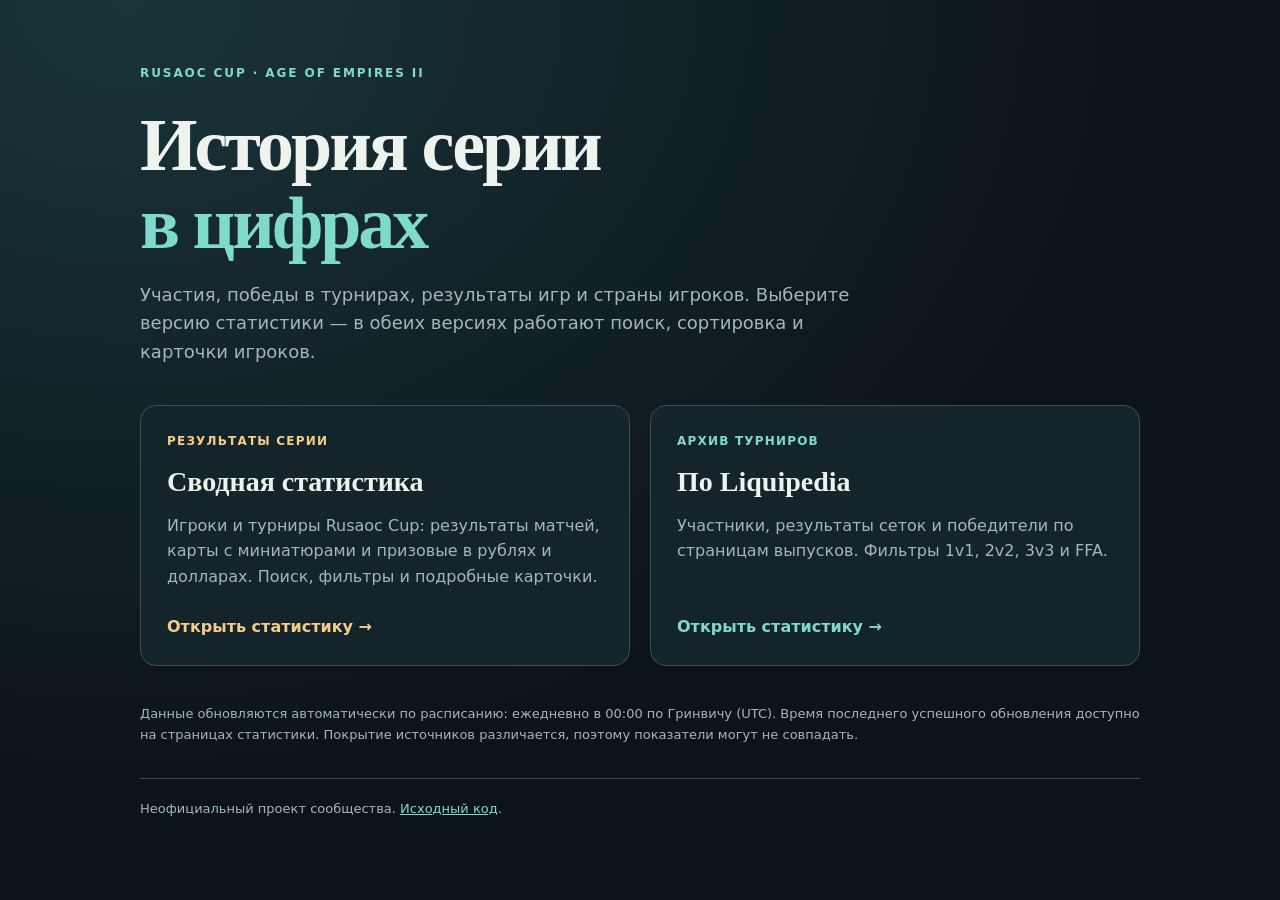
<file: site/index.html>
<!doctype html>
<html lang="ru">
<head>
  <meta charset="utf-8">
  <link rel="icon" type="image/png" sizes="100x100" href="rusaoc-cup-icon.png">
  <meta name="viewport" content="width=device-width, initial-scale=1">
  <meta name="color-scheme" content="dark">
  <meta name="description" content="Статистика Rusaoc Cup: участия, титулы, результаты игр и страны игроков. Сводная статистика и отдельная версия Liquipedia.">
  <title>Rusaoc Cup · статистика серии</title>
  <style>
    :root{color-scheme:dark;--bg:#0c1419;--panel:#14242b;--text:#eef3ed;--muted:#a3b7ba;--accent:#80dacb;--gold:#f6cd87}
    *{box-sizing:border-box}body{margin:0;background:radial-gradient(ellipse at 10% 0,#25515788,transparent 60%),var(--bg);color:var(--text);font:16px/1.6 system-ui,-apple-system,sans-serif;min-height:100dvh}main{width:min(1000px,calc(100% - 36px));margin:0 auto;padding:64px 0 36px}.brand{color:var(--accent);font-size:12px;letter-spacing:.16em;font-weight:800;text-transform:uppercase}h1{font:700 clamp(42px,7vw,74px)/1.05 Georgia,serif;letter-spacing:-.04em;margin:24px 0 18px}h1 span{color:var(--accent)}.intro{max-width:740px;color:var(--muted);font-size:18px}.versions{display:grid;grid-template-columns:1fr 1fr;gap:20px;margin:38px 0}.card{display:flex;flex-direction:column;padding:26px;border:1px solid #35515b;border-radius:16px;background:var(--panel);text-decoration:none;color:var(--text);transition:background .15s,border-color .15s}.card:hover{background:#1b3038;border-color:var(--accent)}.card:focus-visible{outline:3px solid var(--accent);outline-offset:5px}.tag{font-size:12px;color:var(--accent);font-weight:800;text-transform:uppercase;letter-spacing:.1em}.sheet .tag,.sheet .go{color:var(--gold)}h2{font:700 28px/1.2 Georgia,serif;margin:14px 0}.card p{color:var(--muted);margin:0 0 24px}.go{margin-top:auto;color:var(--accent);font-weight:750}.note,footer{font-size:13px;color:var(--muted)}footer{margin-top:32px;padding-top:20px;border-top:1px solid #35515b}footer a{color:var(--accent)}@media(max-width:640px){main{padding-top:32px}.versions{grid-template-columns:1fr}.card{padding:22px}.intro{font-size:16px}}
  </style>
</head>
<body>
  <main>
    <div class="brand">Rusaoc Cup · Age of Empires II</div>
    <h1>История серии<br><span>в цифрах</span></h1>
    <p class="intro">Участия, победы в турнирах, результаты игр и страны игроков. Выберите версию статистики — в обеих версиях работают поиск, сортировка и карточки игроков.</p>
    <div class="versions">
      <a class="card sheet" href="rusaoc-cup-statistics.html"><span class="tag">Результаты серии</span><h2>Сводная статистика</h2><p>Игроки и турниры Rusaoc Cup: результаты матчей, карты с миниатюрами и призовые в рублях и долларах. Поиск, фильтры и подробные карточки.</p><span class="go">Открыть статистику →</span></a>
      <a class="card" href="rusaoc-cup-liquipedia.html"><span class="tag">Архив турниров</span><h2>По Liquipedia</h2><p>Участники, результаты сеток и победители по страницам выпусков. Фильтры 1v1, 2v2, 3v3 и FFA.</p><span class="go">Открыть статистику →</span></a>
    </div>
    <p class="note">Данные обновляются автоматически по расписанию: ежедневно в 00:00 по Гринвичу (UTC). Время последнего успешного обновления доступно на страницах статистики. Покрытие источников различается, поэтому показатели могут не совпадать.</p>
    <footer>Неофициальный проект сообщества. <a href="https://github.com/Ryzhikoff/rusaoc-cup" target="_blank" rel="noopener noreferrer">Исходный код</a>.</footer>
  </main>
</body>
</html>
</file>
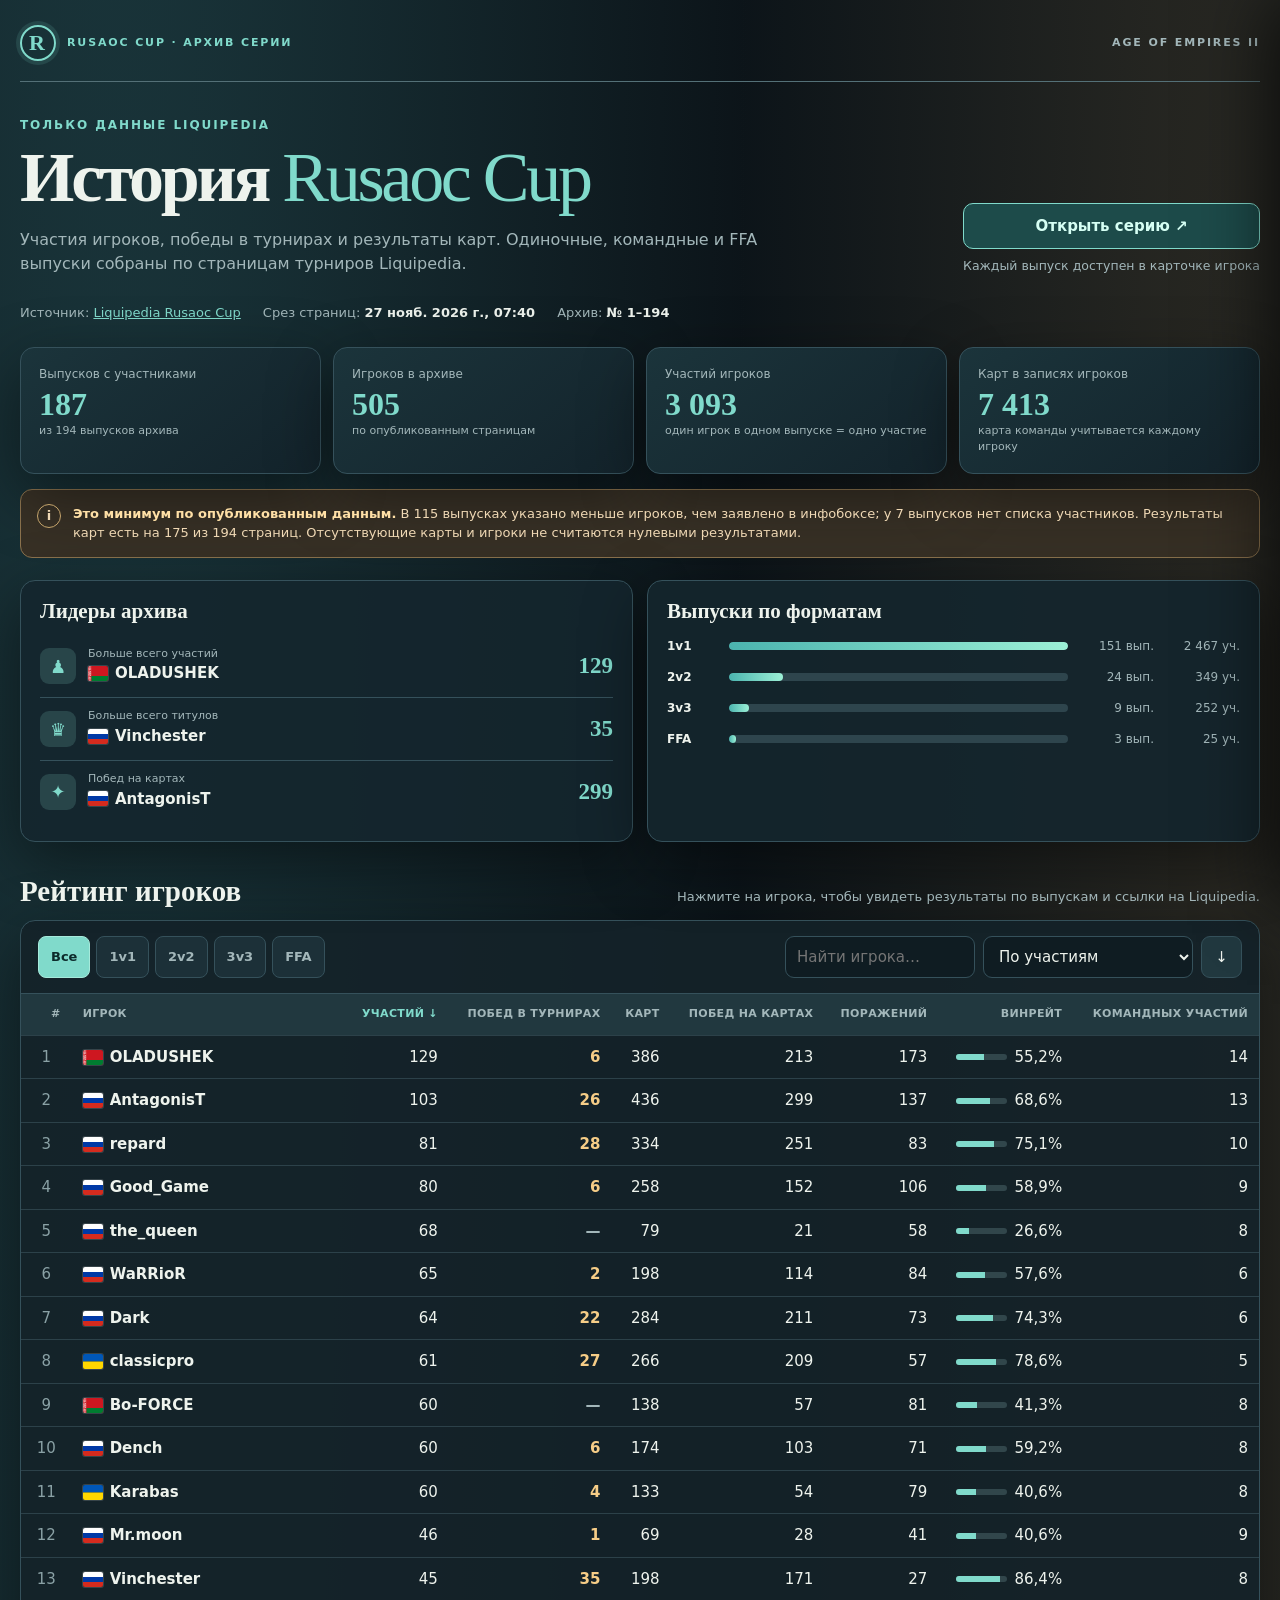
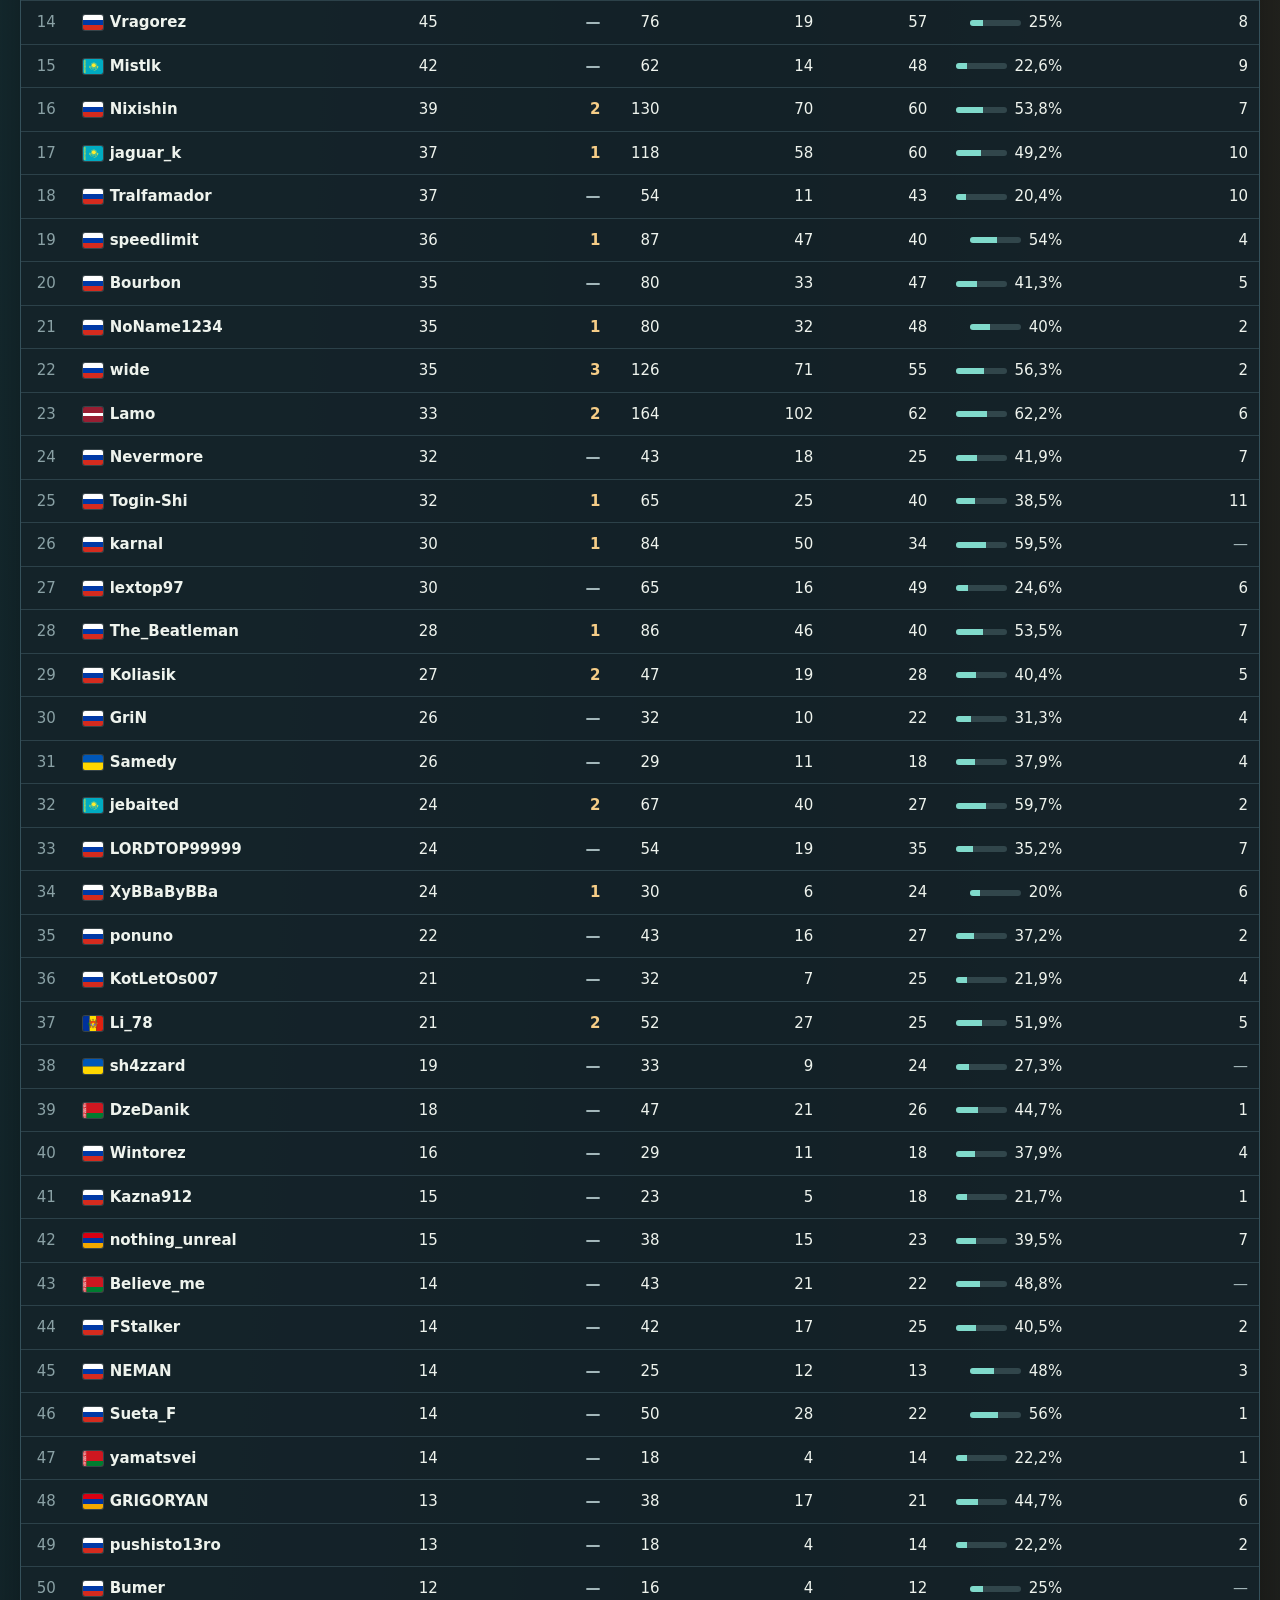
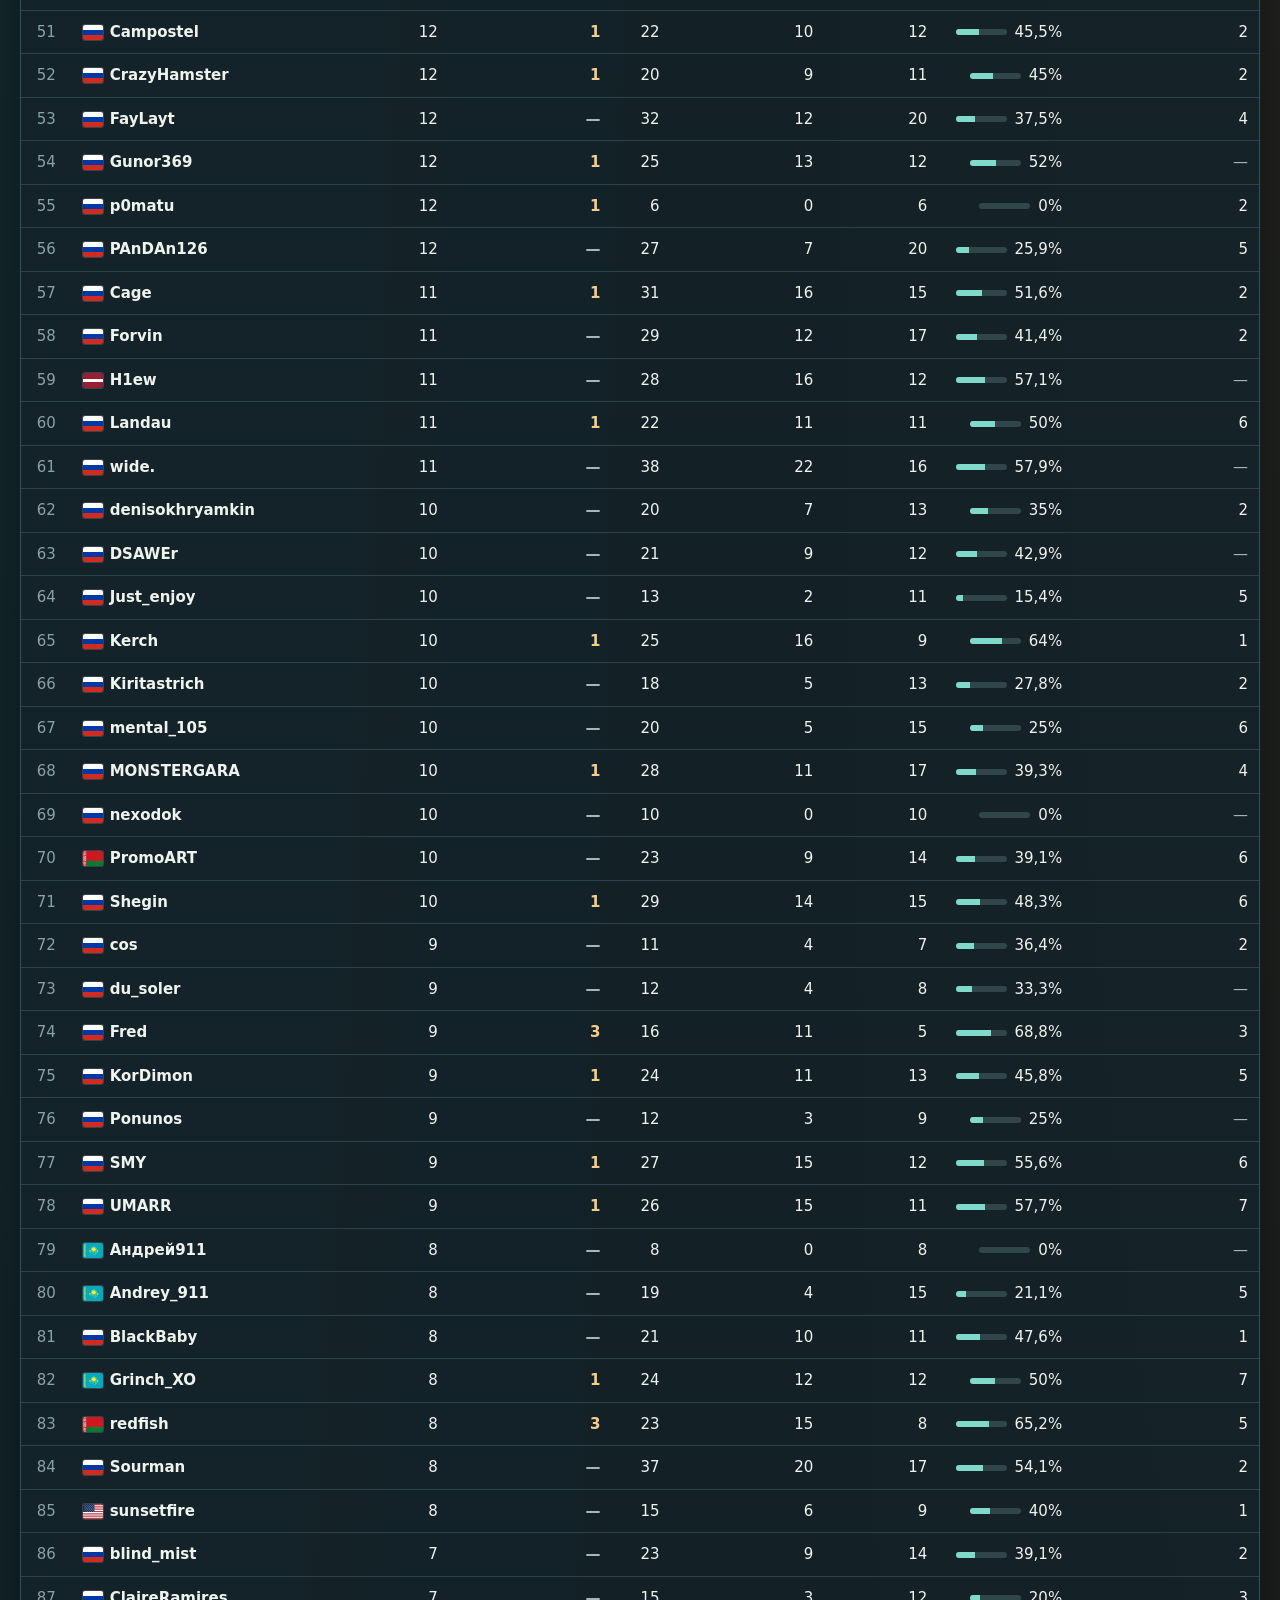
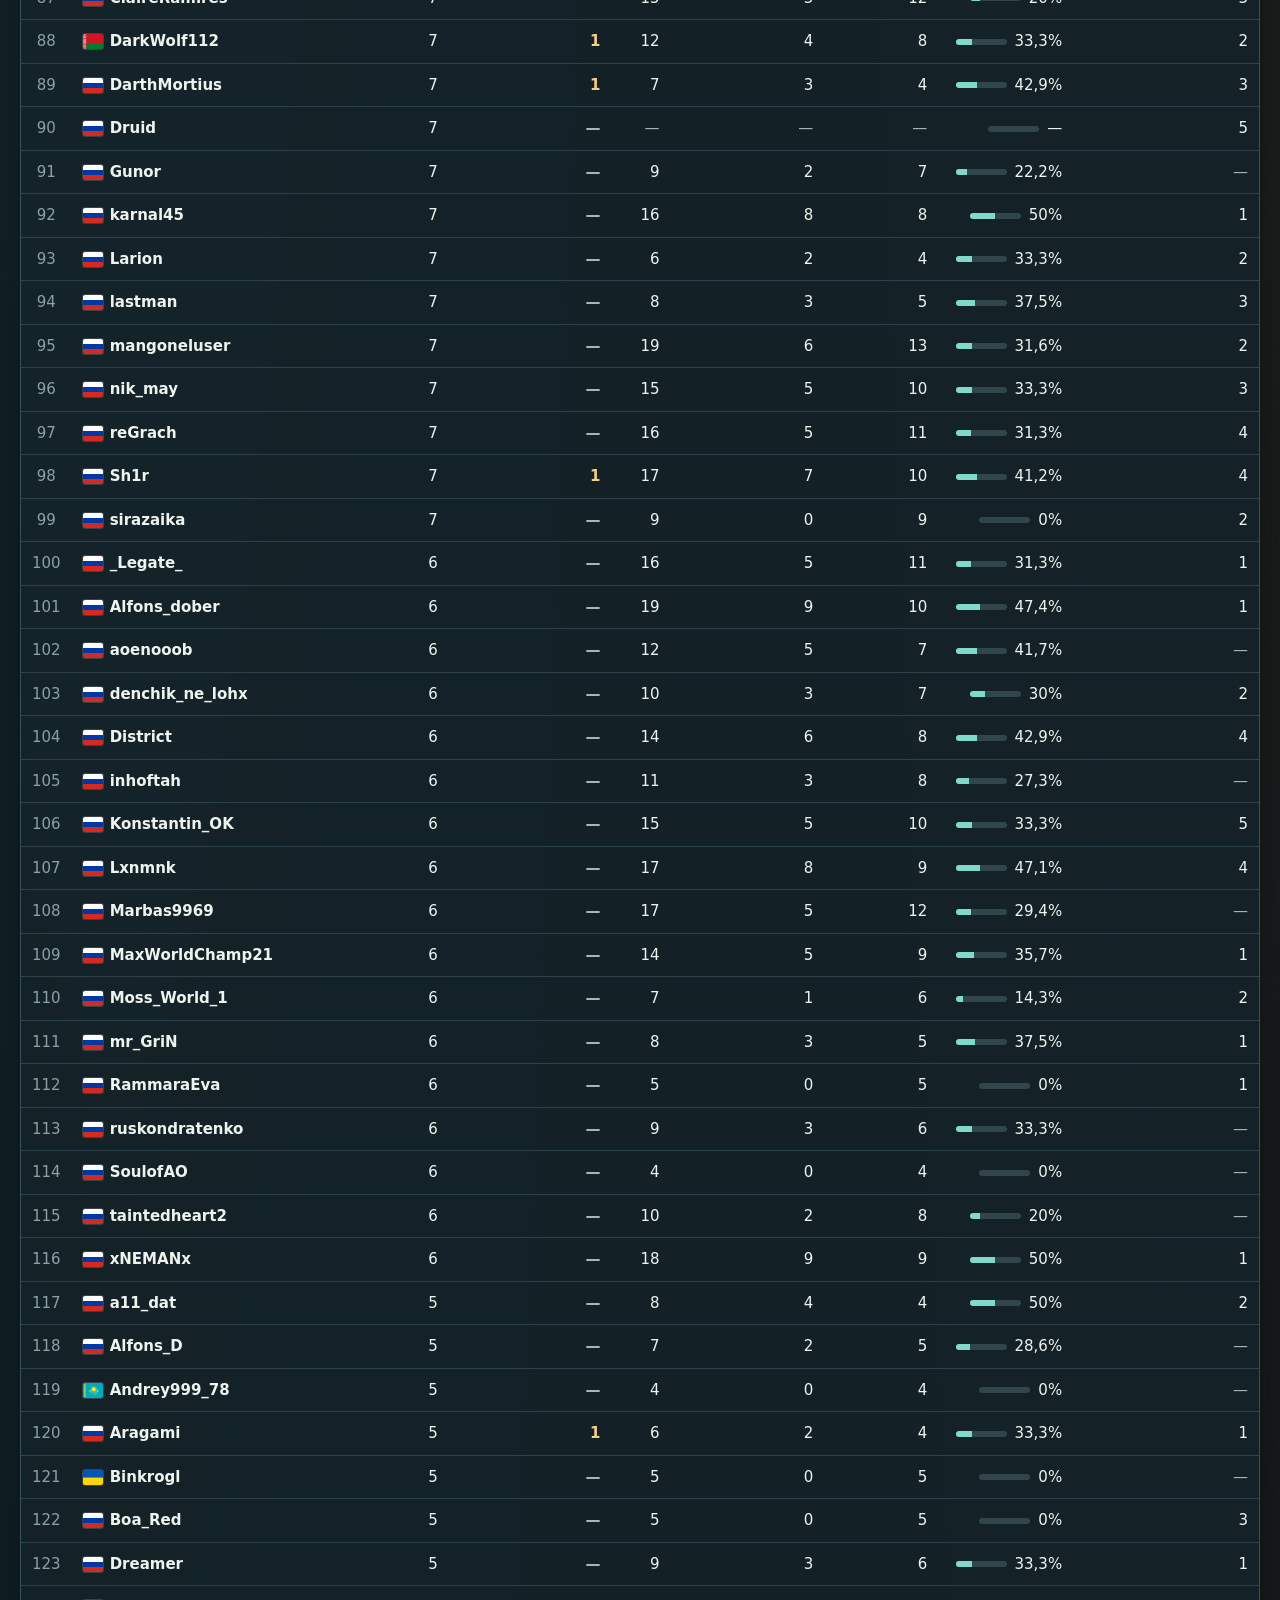
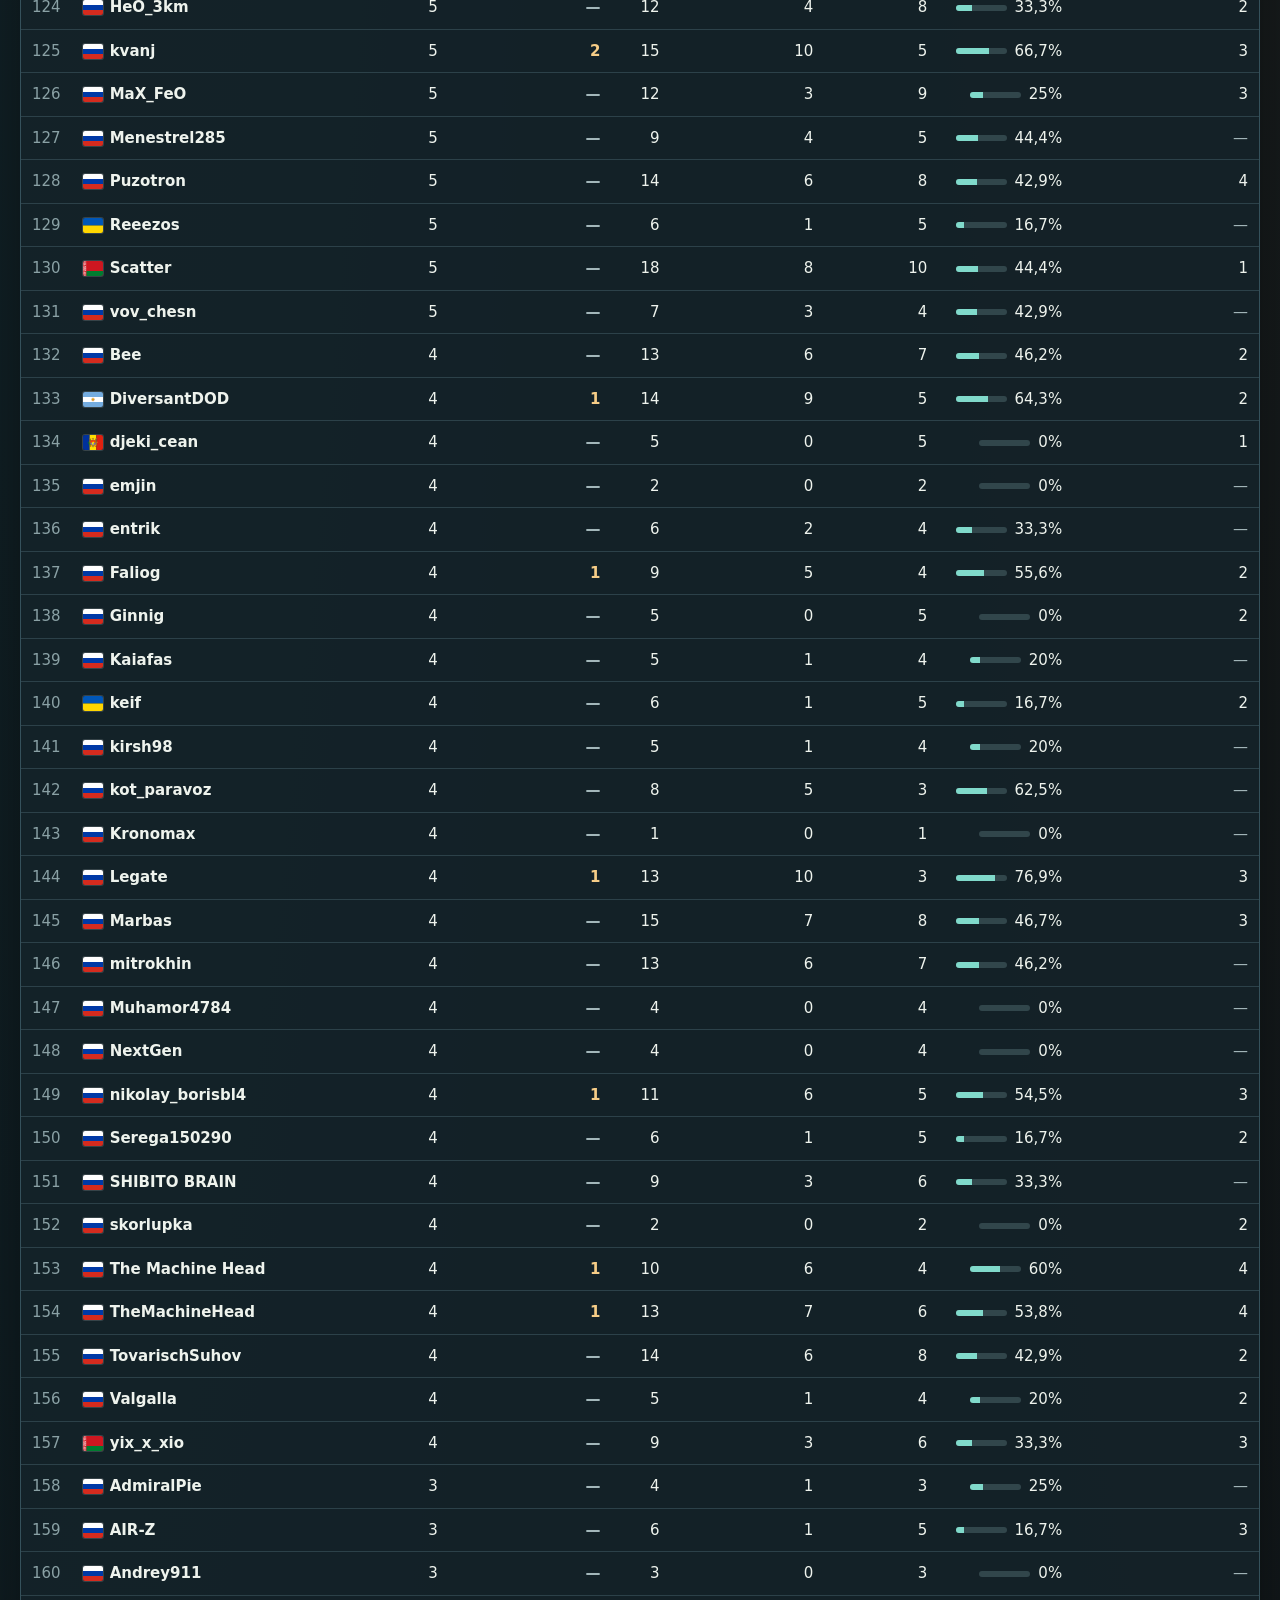
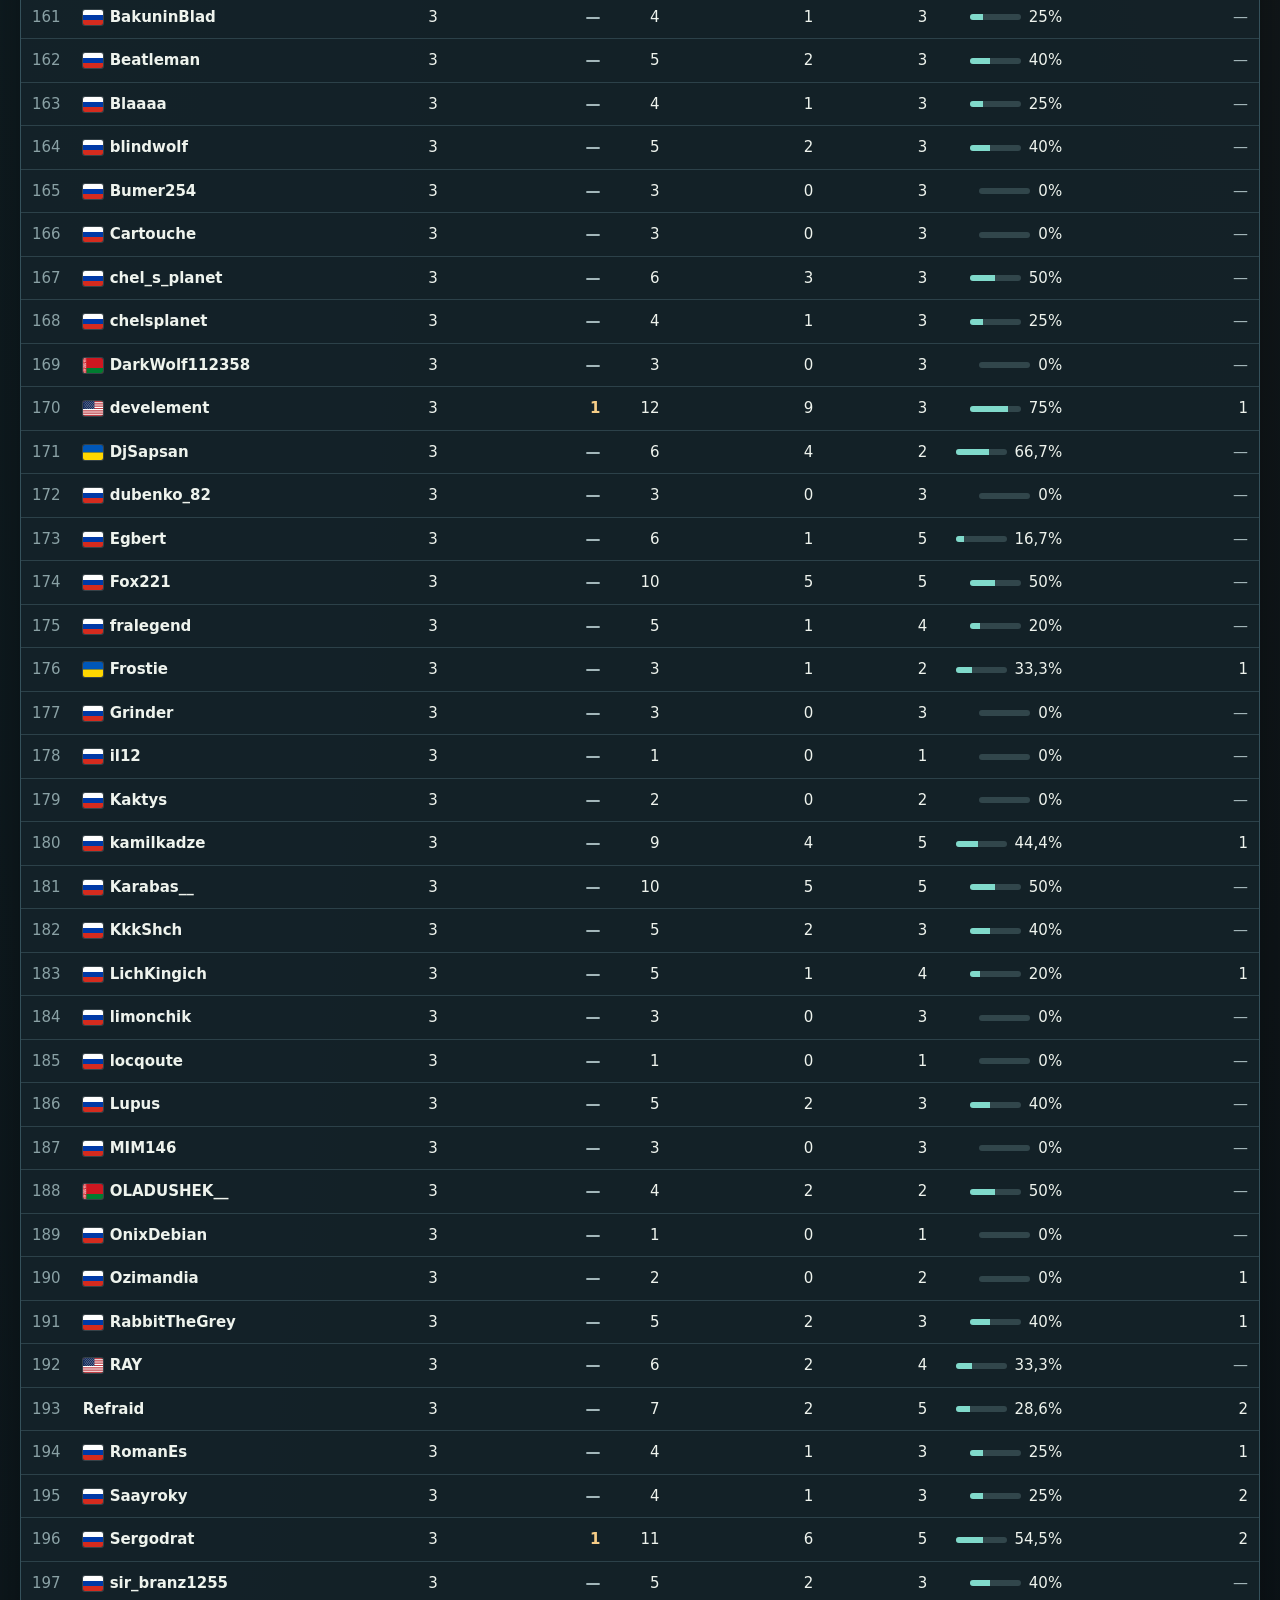
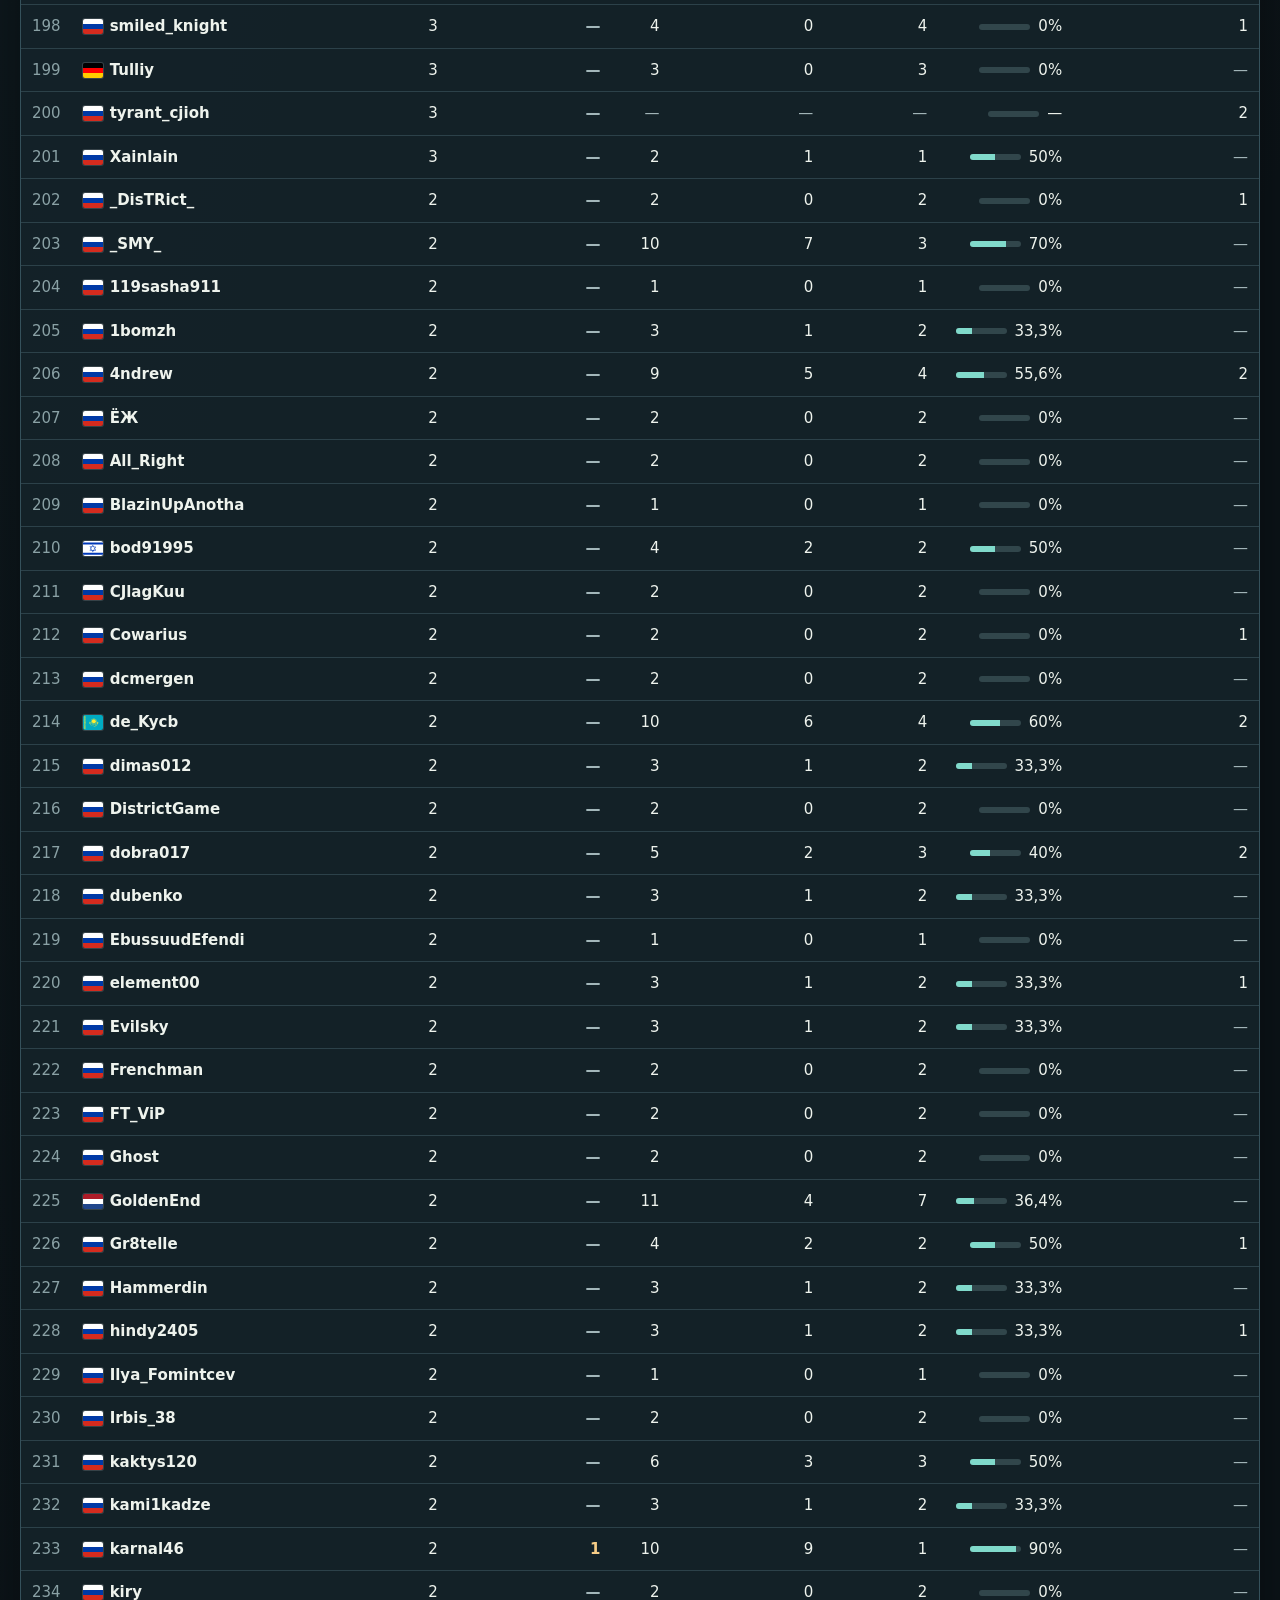
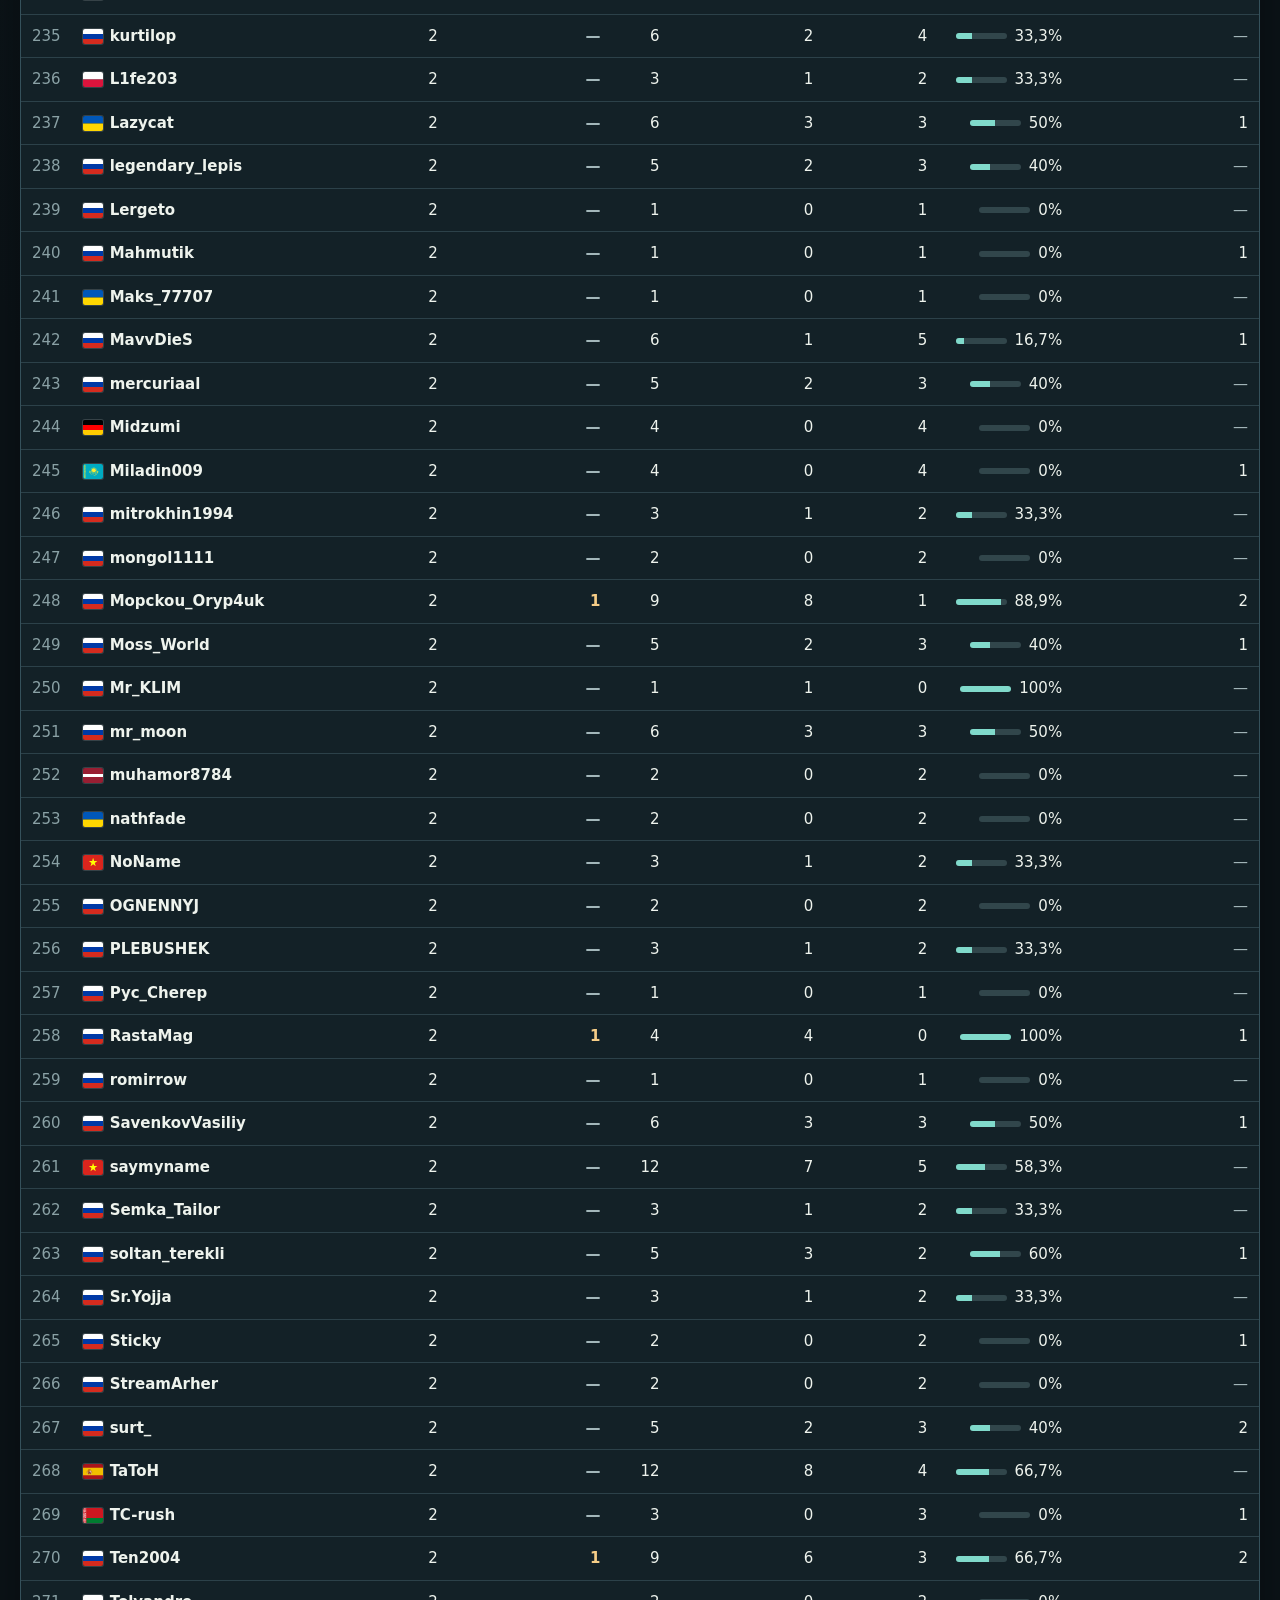
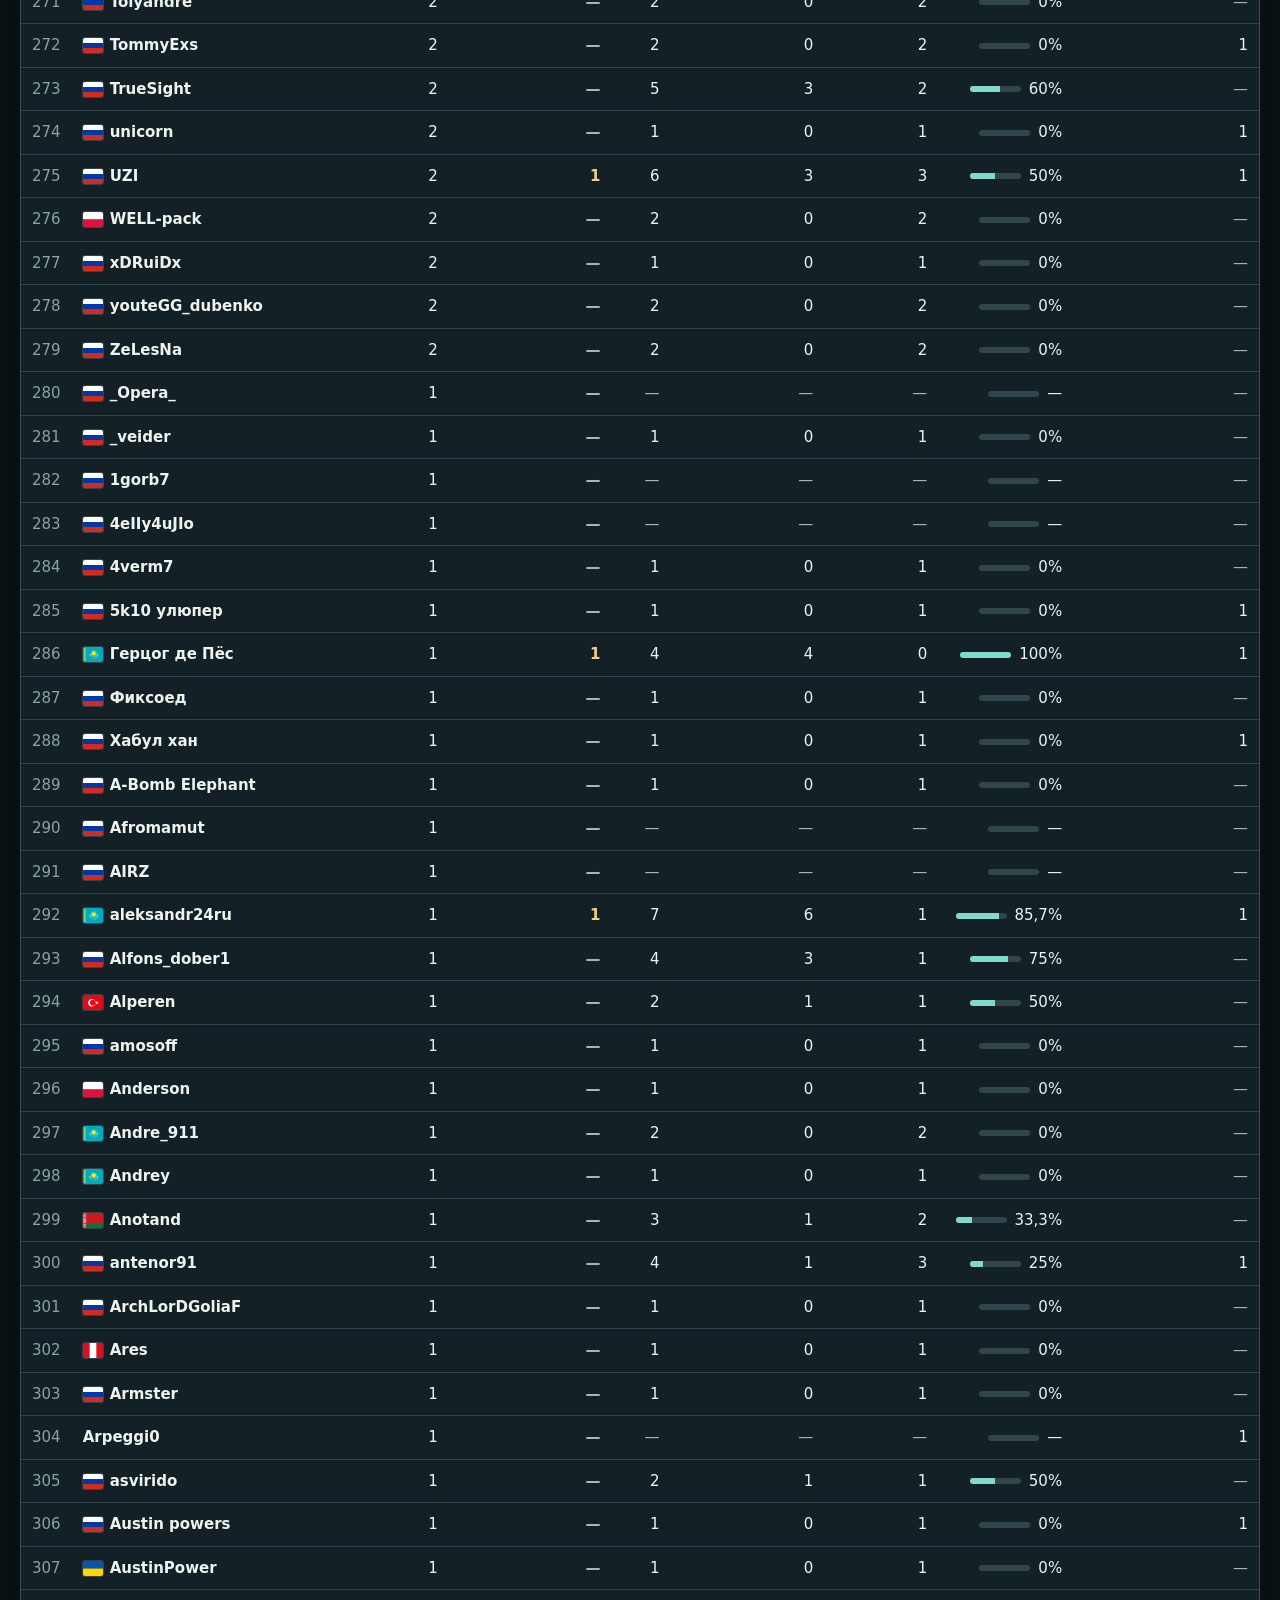
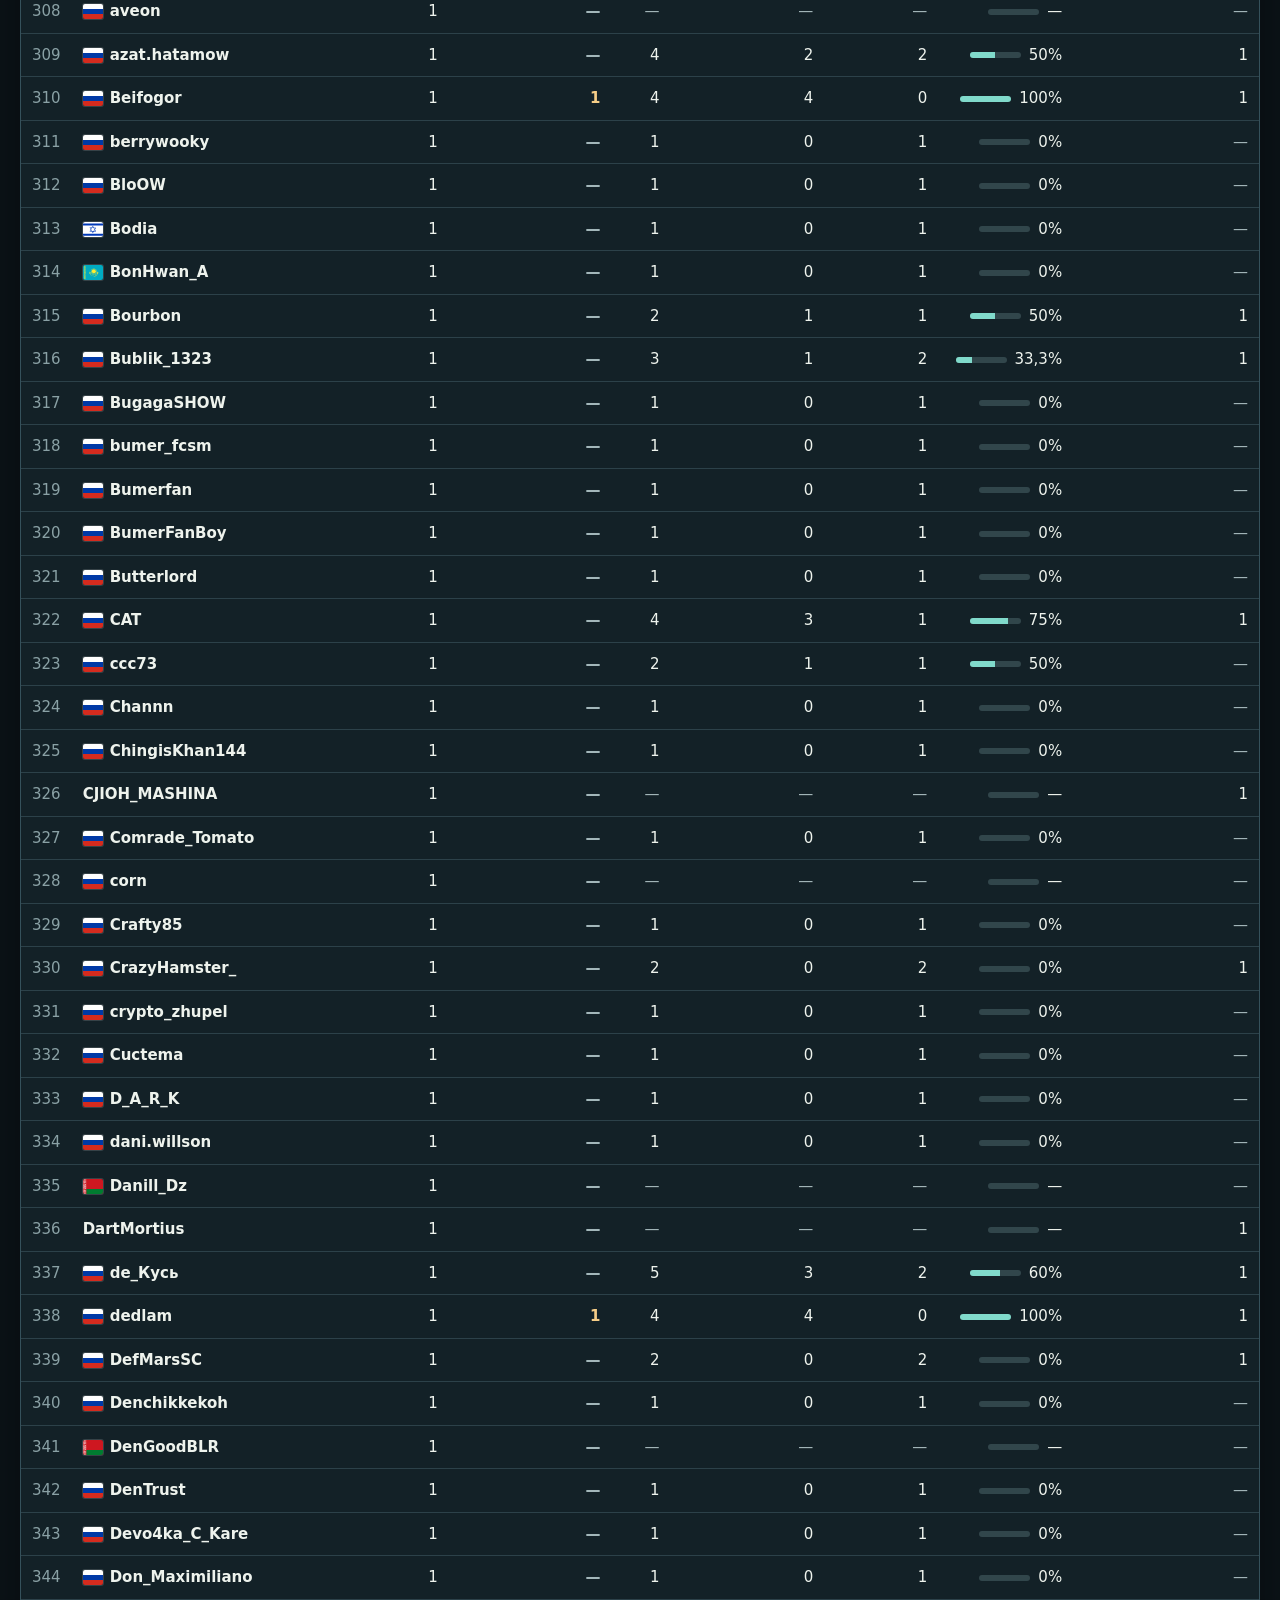
<file: site/rusaoc-cup-liquipedia.html>
<!doctype html>
<html lang="ru">
<head>
  <meta charset="utf-8">
  <link rel="icon" type="image/png" sizes="100x100" href="rusaoc-cup-icon.png">
  <meta name="viewport" content="width=device-width, initial-scale=1">
  <meta name="color-scheme" content="dark">
  <title>Rusaoc Cup · статистика по Liquipedia</title>
  <style>
    :root{color-scheme:dark;--bg:#0c1419;--panel:#14242b;--panel2:#1b3038;--line:#35515b;--text:#eef3ed;--muted:#a3b7ba;--accent:#80dacb;--gold:#f6cd87;--red:#e8a69c;--shadow:0 20px 65px #0007}
    *{box-sizing:border-box}html{scroll-behavior:smooth}body{margin:0;color:var(--text);font:15px/1.5 system-ui,-apple-system,BlinkMacSystemFont,"Segoe UI",sans-serif;background:radial-gradient(ellipse at 9% -10%,#25515799 0,transparent 39%),radial-gradient(ellipse at 95% 5%,#65523655 0,transparent 28%),var(--bg)}
    button,input,select{font:inherit}button{cursor:pointer}a{color:var(--accent)}a:hover{color:#c0fff3}.wrap{width:min(1240px,calc(100% - 32px));margin:auto}
    header{padding-top:25px}.mast{display:flex;justify-content:space-between;align-items:center;gap:18px;color:var(--muted);font-size:11px;font-weight:800;letter-spacing:.17em;text-transform:uppercase}.brand{display:flex;align-items:center;gap:11px;color:var(--accent)}.seal{width:36px;height:36px;border:2px solid var(--accent);border-radius:50%;display:grid;place-items:center;box-shadow:0 0 0 4px #80dacb20;font:700 22px Georgia,serif}
    .hero{display:flex;justify-content:space-between;align-items:end;gap:24px;border-top:1px solid #547077;margin-top:20px;padding:34px 0 27px}.eyebrow{color:var(--accent);font-size:12px;font-weight:800;letter-spacing:.16em;text-transform:uppercase}h1{font:700 clamp(40px,5.5vw,70px)/1.03 Georgia,"Times New Roman",serif;letter-spacing:-.047em;margin:8px 0 14px}h1 em{font-weight:400;font-style:normal;color:var(--accent)}.intro{margin:0;max-width:740px;color:var(--muted);font-size:16px}.source-actions{display:flex;flex-direction:column;gap:8px;min-width:205px}.source-actions a{display:block;text-align:center;text-decoration:none;padding:11px 14px;border:1px solid var(--accent);border-radius:10px;background:#1d4b4a;color:#d6fff4;font-weight:750}.source-actions a:hover{background:#26615e}.source-actions small{color:var(--muted);text-align:center}
    .source-line{display:flex;flex-wrap:wrap;gap:6px 22px;color:var(--muted);font-size:13px;padding:0 0 24px}.source-line b{color:var(--text)}
    .summary{display:grid;grid-template-columns:repeat(4,1fr);gap:12px}.metric{min-height:117px;padding:17px 18px;border:1px solid var(--line);border-radius:14px;background:linear-gradient(142deg,#1b343b,#13232b);box-shadow:var(--shadow)}.metric small{display:block;color:var(--muted);font-size:12px}.metric strong{display:block;margin-top:3px;color:var(--accent);font:700 32px Georgia,serif}.metric span{display:block;color:var(--muted);font-size:11px}
    .note{display:flex;gap:12px;align-items:start;margin-top:15px;padding:14px 16px;border:1px solid #8d744f;border-radius:12px;background:#383126;color:#f0d9b5;font-size:13px}.note-icon{flex:none;width:24px;height:24px;border:1px solid #c5a46c;border-radius:50%;display:grid;place-items:center;font-weight:800}.note strong{color:#ffe0a6}
    .split{display:grid;grid-template-columns:1fr 1fr;gap:14px;margin:22px 0}.panel{padding:18px 19px;border:1px solid var(--line);border-radius:15px;background:#14262de9;box-shadow:var(--shadow)}.panel h2{margin:0 0 12px;font:700 21px Georgia,serif}.leader{display:flex;align-items:center;gap:12px;padding:10px 0;border-top:1px solid var(--line)}.leader:first-child{border-top:0}.leader .symbol{flex:none;width:36px;height:36px;border-radius:9px;display:grid;place-items:center;background:#284549;color:var(--accent);font-size:18px}.leader small{display:block;color:var(--muted);font-size:11px}.leader b{display:block}.leader strong{margin-left:auto;color:var(--accent);font:700 23px Georgia,serif}.mode-line{display:grid;grid-template-columns:52px 1fr 76px 76px;gap:10px;align-items:center;margin:13px 0;font-size:12px}.mode-line .bar{height:8px;border-radius:8px;background:#2e454d;overflow:hidden}.mode-line .bar i{display:block;height:100%;border-radius:8px;background:linear-gradient(90deg,#4bb4af,#9cf0d6)}.mode-line span:last-child,.mode-line span:nth-last-child(2){text-align:right;color:var(--muted)}
    .section-head{display:flex;justify-content:space-between;align-items:baseline;gap:14px;margin:33px 0 12px}.section-head h2{margin:0;font:700 29px Georgia,serif}.section-head p{margin:0;color:var(--muted);font-size:13px}.board{border:1px solid var(--line);border-radius:15px;overflow:hidden;background:#142229e9;box-shadow:var(--shadow)}.toolbar{display:flex;justify-content:space-between;flex-wrap:wrap;gap:12px;padding:15px 17px;border-bottom:1px solid var(--line)}.tabs{display:flex;flex-wrap:wrap;gap:6px}.tabs button{padding:7px 12px;color:var(--muted);border:1px solid var(--line);border-radius:8px;background:#1c3038;font-size:13px;font-weight:700}.tabs button.active{color:#0c2b2b;border-color:#a6eadb;background:var(--accent)}.controls{display:flex;gap:8px;flex-wrap:wrap}input,select{padding:9px 11px;outline:none;border:1px solid var(--line);border-radius:9px;background:#0f1c22;color:var(--text)}input:focus,select:focus{border-color:var(--accent)}.search{width:min(100%,220px)}.sort-select{min-width:170px}.direction{width:41px;border:1px solid var(--line);border-radius:9px;background:#21383f;color:var(--text)}
    .controls{flex-wrap:nowrap}.search{width:190px}.sort-select{width:210px;min-width:0}.table-scroll{overflow:auto}table{width:100%;min-width:970px;border-collapse:collapse}thead{background:#21383f}th{padding:12px 11px;color:var(--muted);font-size:11px;letter-spacing:.03em;text-transform:uppercase;text-align:right;white-space:nowrap}th:nth-child(2){text-align:left}th button{border:0;padding:0;background:none;color:inherit;font:inherit;letter-spacing:inherit;text-transform:inherit}th button:hover,th button.sorted{color:var(--accent)}td{padding:10px 11px;border-top:1px solid #2c4149;text-align:right;font-variant-numeric:tabular-nums}td:nth-child(2){text-align:left}.rank{width:40px;color:#8aa1a5;text-align:center}tbody tr{cursor:pointer}tbody tr:hover{background:#233941}.player-button{display:flex;align-items:center;gap:9px;max-width:240px;padding:0;border:0;background:none;color:var(--text);font-weight:700;text-align:left;overflow-wrap:anywhere}.player-button:hover{color:var(--accent)}.title-cell{color:var(--gold);font-weight:800}.muted{color:var(--muted)}.rate{display:flex;align-items:center;justify-content:flex-end;gap:8px}.rate-bar{width:51px;height:6px;border-radius:7px;overflow:hidden;background:#31464b}.rate-bar i{display:block;height:100%;background:var(--accent)}.table-foot{padding:13px 17px;border-top:1px solid var(--line);color:var(--muted);font-size:12px}.table-foot p{margin:4px 0}.empty{text-align:center;color:var(--muted);padding:28px}footer{padding:27px 0 35px;color:var(--muted);font-size:12px}
    .overlay{position:fixed;inset:0;z-index:5;background:#03090dcc;opacity:0;pointer-events:none;transition:opacity .2s}.overlay.open{opacity:1;pointer-events:auto}.drawer{position:fixed;top:0;right:0;z-index:6;width:min(590px,100%);height:100dvh;overflow:auto;padding:23px 25px 35px;border-left:1px solid #64838b;background:#172b33;box-shadow:-20px 0 70px #000a;transform:translateX(102%);transition:transform .25s}.drawer.open{transform:translateX(0)}.drawer-head{display:flex;justify-content:space-between;align-items:start;gap:12px}.drawer-name{display:flex;align-items:center;gap:12px}.drawer h2{font:700 29px Georgia,serif;overflow-wrap:anywhere;margin:0}.drawer-sub{margin:4px 0 0;color:var(--muted);font-size:12px}.close{width:36px;height:36px;flex:none;border:1px solid var(--line);border-radius:8px;background:#284049;color:var(--text);font-size:23px;line-height:1}.profile-metrics{display:grid;grid-template-columns:repeat(3,1fr);gap:8px;margin:22px 0}.profile-metrics div{padding:10px 7px;border:1px solid var(--line);border-radius:9px;background:#213a42;text-align:center}.profile-metrics small{display:block;color:var(--muted);font-size:11px}.profile-metrics b{display:block;font-size:20px}.drawer h3{margin:23px 0 10px;color:var(--accent);font-size:12px;letter-spacing:.08em;text-transform:uppercase}.mode-table{min-width:0}.mode-table th,.mode-table td{padding:8px 6px}.mode-table th:first-child,.mode-table td:first-child{text-align:left}.drawer-note{margin:0 0 9px;color:var(--muted);font-size:12px}.event-list{list-style:none;padding:0;margin:0}.event-list li{display:flex;justify-content:space-between;align-items:center;gap:12px;padding:10px 0;border-top:1px solid var(--line);font-size:13px}.event-list a{font-weight:800;text-decoration:none}.event-list small{display:block;color:var(--muted)}.badge{display:inline-block;margin-left:6px;padding:2px 5px;border:1px solid #65858a;border-radius:5px;color:var(--accent);font-size:10px}.title-badge{border-color:#ad8e5a;color:var(--gold)}.event-score{text-align:right;white-space:nowrap;font-variant-numeric:tabular-nums}
    @media(max-width:830px){.hero{display:block}.source-actions{margin-top:18px;flex-direction:row}.source-actions a{flex:1}.source-actions small{align-self:center}.summary{grid-template-columns:repeat(2,1fr)}.split{grid-template-columns:1fr}.section-head{display:block}.section-head p{margin-top:5px}}
    @media(max-width:590px){.mast{font-size:10px}.hero{padding-top:23px}.intro{font-size:14px}.source-actions{flex-direction:column}.summary{gap:8px}.metric{min-height:105px;padding:12px}.metric strong{font-size:27px}.toolbar,.controls{width:100%}.search{flex:1;min-width:140px}.sort-select{flex:1;min-width:140px}.drawer{padding:20px 16px}.profile-metrics{grid-template-columns:repeat(2,1fr)}}

    .player-identity{display:inline-flex;align-items:center;gap:7px;min-width:0}
    .country-flag{display:block;flex:none;width:20px;height:15px;object-fit:cover;border-radius:2px;box-shadow:0 0 0 1px #ffffff26}
    .drawer-name .country-flag{width:28px;height:21px}
    .drawer-country{margin:5px 0 0;color:var(--muted);font-size:13px}
    .drawer-name,.drawer-name>div{min-width:0}
    .drawer-aliases{margin:5px 0 0;color:var(--muted);font-size:12px;line-height:1.45;overflow-wrap:anywhere}
  </style>
</head>
<body>
  <header class="wrap">
    <div class="mast"><div class="brand"><span class="seal">R</span><span>Rusaoc Cup · архив серии</span></div><span>Age of Empires II</span></div>
    <div class="hero"><div><div class="eyebrow">Только данные Liquipedia</div><h1>История <em>Rusaoc Cup</em></h1><p class="intro">Участия игроков, победы в турнирах и результаты карт. Одиночные, командные и FFA выпуски собраны по страницам турниров Liquipedia.</p></div><div class="source-actions"><a href="https://liquipedia.net/ageofempires/Rusaoc_Cup" target="_blank" rel="noopener noreferrer">Открыть серию ↗</a><small>Каждый выпуск доступен в карточке игрока</small></div></div>
    <div class="source-line"><span>Источник: <a href="https://liquipedia.net/ageofempires/Rusaoc_Cup" target="_blank" rel="noopener noreferrer">Liquipedia Rusaoc Cup</a></span><span>Срез страниц: <b id="updated"></b></span><span>Архив: <b id="archive-range"></b></span></div>
  </header>
  <main class="wrap">
    <section class="summary" aria-label="Сводка"><div class="metric"><small>Выпусков с участниками</small><strong id="event-count">—</strong><span id="event-sub"></span></div><div class="metric"><small>Игроков в архиве</small><strong id="player-count">—</strong><span>по опубликованным страницам</span></div><div class="metric"><small>Участий игроков</small><strong id="entry-count">—</strong><span>один игрок в одном выпуске = одно участие</span></div><div class="metric"><small>Карт в записях игроков</small><strong id="game-count">—</strong><span>карта команды учитывается каждому игроку</span></div></section>
    <aside class="note"><span class="note-icon">i</span><div id="coverage"></div></aside>
    <section class="split" aria-label="Лидеры и форматы"><div class="panel"><h2>Лидеры архива</h2><div id="leaders"></div></div><div class="panel"><h2>Выпуски по форматам</h2><div id="modes"></div></div></section>
    <div class="section-head"><h2>Рейтинг игроков</h2><p>Нажмите на игрока, чтобы увидеть результаты по выпускам и ссылки на Liquipedia.</p></div>
    <section class="board" aria-label="Рейтинг игроков"><div class="toolbar"><div class="tabs" id="tabs" aria-label="Формат турнира"><button type="button" data-mode="all" class="active" aria-pressed="true">Все</button><button type="button" data-mode="1v1" aria-pressed="false">1v1</button><button type="button" data-mode="2v2" aria-pressed="false">2v2</button><button type="button" data-mode="3v3" aria-pressed="false">3v3</button><button type="button" data-mode="FFA" aria-pressed="false">FFA</button></div><div class="controls"><input id="search" class="search" type="search" placeholder="Найти игрока…" aria-label="Найти игрока"><select id="sort" class="sort-select" aria-label="Сортировка"><option value="entries">По участиям</option><option value="titles">По победам в турнирах</option><option value="games">По числу карт</option><option value="wins">По победам на картах</option><option value="losses">По поражениям</option><option value="rate">По винрейту</option><option value="team">По командным участиям</option><option value="name">По имени</option></select><button id="direction" class="direction" type="button" aria-label="Направление сортировки" title="Направление сортировки">↓</button></div></div><div class="table-scroll"><table><thead><tr><th>#</th><th><button type="button" data-sort="name">Игрок</button></th><th><button type="button" data-sort="entries" class="sorted">Участий ↓</button></th><th><button type="button" data-sort="titles">Побед в турнирах</button></th><th><button type="button" data-sort="games">Карт</button></th><th><button type="button" data-sort="wins">Побед на картах</button></th><th><button type="button" data-sort="losses">Поражений</button></th><th><button type="button" data-sort="rate">Винрейт</button></th><th><button type="button" data-sort="team">Командных участий</button></th></tr></thead><tbody id="rows"></tbody></table></div><div class="table-foot"><p id="country-note"></p><p>«Победа в турнире» — первое место в выпуске. В командных выпусках титул и результат каждой карты относятся ко всем указанным игрокам команды.</p><p>«Карт» — карты с опубликованным результатом; винрейт = победы / (победы + поражения). Знак «—» для карт означает, что результаты не указаны.</p></div></section>
  </main>
  <footer class="wrap">Неофициальная сводка по открытым страницам Liquipedia. Ссылки в карточках ведут к первичным данным. Обновление запланировано ежедневно на 00:00 по Гринвичу (UTC); дата последнего успешного среза указана вверху. <a href="https://github.com/Ryzhikoff/rusaoc-cup" target="_blank" rel="noopener noreferrer">Исходный код</a></footer>
  <div class="overlay" id="overlay"></div><aside class="drawer" id="drawer" role="dialog" aria-modal="true" aria-labelledby="drawer-heading" aria-hidden="true"><div class="drawer-head"><div class="drawer-name" id="drawer-name"></div><button class="close" id="close" type="button" aria-label="Закрыть">×</button></div><div id="drawer-body"></div></aside>
  <script id="aliases" type="application/json">{"3D!Bee":["3d.bee","Bee"],"_DisTRict_":["District"],"_Legate_":["Legate"],"_SMY_":["exGC_SMY","SMY"],"Alfons_D":["Alfons_dober","Alfons_dober1"],"Alfons_dober":["Alfons_D","Alfons_dober1"],"Alfons_dober1":["Alfons_D","Alfons_dober"],"Andrey":["Andrey_911"],"Andrey_911":["Andrey"],"AntagonisT":["i an ta go ni st i","iantagonisti"],"Bee":["3D!Bee","3d.bee"],"Beifogor":["Belfogor"],"Belfogor":["Beifogor"],"Bourbon":["ft_bourbon","TheGreatBourbon"],"classicpro":["lordofmos"],"Daniil":["daniil dz","daniil_dz","DzeDanik"],"Dark":["dark_of_empires"],"District":["_DisTRict_"],"DzeDanik":["Daniil","daniil dz","daniil_dz"],"exGC_SMY":["_SMY_","SMY"],"GRIGORYAN":["andao"],"H1ew":["h1ew (lamo)","Lamo"],"Karabas":["Karabas__"],"Karabas__":["Karabas"],"Koliasik":["Колясик"],"Lamo":["H1ew","h1ew (lamo)"],"Landau":["Landau_","p0pengaben"],"Landau_":["Landau","p0pengaben"],"Legate":["_Legate_"],"mangoneluser":["youtegg_mangoneluser"],"Marbas":["Marbas9969"],"Marbas9969":["Marbas"],"Mr.moon":["mr_moon"],"mr_moon":["Mr.moon"],"OLADUSHEK":["OLADUSHEK__"],"OLADUSHEK__":["OLADUSHEK"],"SMY":["_SMY_","exGC_SMY"],"TheGreatBourbon":["Bourbon","ft_bourbon"],"timurinho1436":["Timurinho_Hair"],"Timurinho_Hair":["timurinho1436"],"UMARR":["Rexan_"],"Vinchester":["vik_vinchester"],"Vragorez":["Vragorez4000"],"Vragorez4000":["Vragorez"],"WaRRioR":["vik_warrior"],"wide":["wide."],"wide.":["wide"]}</script>
  <script id="countries" type="application/json">{"updated":"2026-11-27T07:42:10.283804+00:00","players":{"vinchester":{"code":"RU","source":"https://liquipedia.net/ageofempires/Vinchester"},"tatoh":{"code":"ES","source":"https://liquipedia.net/ageofempires/TaToH"},"goldenend":{"code":"NL","source":"https://liquipedia.net/ageofempires/GoldenEnd"},"repard":{"code":"RU","source":"https://liquipedia.net/ageofempires/Repard"},"mr.moon":{"code":"RU","source":"https://liquipedia.net/ageofempires/Mr.moon"},"dench":{"code":"RU","source":"https://liquipedia.net/ageofempires/Dench"},"aragami":{"code":"RU","source":"https://liquipedia.net/ageofempires/Rusaoc_Cup/25"},"the queen":{"code":"RU","source":"https://liquipedia.net/ageofempires/The_queen"},"samedy":{"code":"UA","source":"https://liquipedia.net/ageofempires/Rusaoc_Cup/62"},"grin":{"code":"RU","source":"https://liquipedia.net/ageofempires/GriN"},"saymyname":{"code":"VN","source":"https://liquipedia.net/ageofempires/Saymyname"},"cos":{"code":"RU","source":"https://liquipedia.net/ageofempires/Rusaoc_Cup/29"},"kerch":{"code":"RU","source":"https://liquipedia.net/ageofempires/Rusaoc_Cup/31"},"uzi":{"code":"RU","source":"https://liquipedia.net/ageofempires/Rusaoc_Cup/25"},"king marv":{"code":"DE","source":"https://liquipedia.net/ageofempires/King_Marv"},"nevermore":{"code":"RU","source":"https://liquipedia.net/ageofempires/Nevermore"},"tk kerch28rus":{"code":"RU","source":"https://liquipedia.net/ageofempires/Rusaoc_Cup/1"},"fred94":{"code":"RU","source":"https://liquipedia.net/ageofempires/Rusaoc_Cup/48"},"djsapsan":{"code":"UA","source":"https://liquipedia.net/ageofempires/Rusaoc_Cup/9"},"crazyhamster ":{"code":"RU","source":"https://liquipedia.net/ageofempires/Rusaoc_Cup/1"},"fred":{"code":"RU","source":"https://liquipedia.net/ageofempires/Rusaoc_Cup/18"},"crazyhamster":{"code":"RU","source":"https://liquipedia.net/ageofempires/Rusaoc_Cup/16"},"vov chesn":{"code":"RU","source":"https://liquipedia.net/ageofempires/Rusaoc_Cup/65"},"xainlain":{"code":"RU","source":"https://liquipedia.net/ageofempires/Rusaoc_Cup/4"},"pyc nana rge ":{"code":"RU","source":"https://liquipedia.net/ageofempires/Rusaoc_Cup/1"},"sibas fish":{"code":"RU","source":"https://liquipedia.net/ageofempires/Rusaoc_Cup/1"},"p0matu":{"code":"RU","source":"https://liquipedia.net/ageofempires/Rusaoc_Cup/18"},"speedlimit":{"code":"RU","source":"https://liquipedia.net/ageofempires/Speedlimit"},"locqoute":{"code":"RU","source":"https://liquipedia.net/ageofempires/Rusaoc_Cup/4"},"kronomax":{"code":"RU","source":"https://liquipedia.net/ageofempires/Rusaoc_Cup/4"},"ra.deep it":{"code":"RU","source":"https://liquipedia.net/ageofempires/Rusaoc_Cup/1"},"emjin":{"code":"RU","source":"https://liquipedia.net/ageofempires/Rusaoc_Cup/4"},"il12":{"code":"RU","source":"https://liquipedia.net/ageofempires/Rusaoc_Cup/3"},"classicpro":{"code":"UA","source":"https://liquipedia.net/ageofempires/Classicpro"},"skorlupka":{"code":"RU","source":"https://liquipedia.net/ageofempires/Rusaoc_Cup/23"},"pycchan":{"code":"RU","source":"https://liquipedia.net/ageofempires/Rusaoc_Cup/23"},"keif":{"code":"UA","source":"https://liquipedia.net/ageofempires/Rusaoc_Cup/23"},"neman":{"code":"RU","source":"https://liquipedia.net/ageofempires/Rusaoc_Cup/105"},"larion":{"code":"RU","source":"https://liquipedia.net/ageofempires/Rusaoc_Cup/65"},"warrior":{"code":"RU","source":"https://liquipedia.net/ageofempires/WaRRioR"},"oladushek":{"code":"BY","source":"https://liquipedia.net/ageofempires/OLADUSHEK"},"druid":{"code":"RU","source":"https://liquipedia.net/ageofempires/Rusaoc_Cup/23"},"blindwolf":{"code":"RU","source":"https://liquipedia.net/ageofempires/Rusaoc_Cup/4"},"kasard":{"code":"RU","source":"https://liquipedia.net/ageofempires/Rusaoc_Cup/2"},"sangvinic":{"code":"RU","source":"https://liquipedia.net/ageofempires/Rusaoc_Cup/2"},"corn":{"code":"RU","source":"https://liquipedia.net/ageofempires/Rusaoc_Cup/2"},"mr klim":{"code":"RU","source":"https://liquipedia.net/ageofempires/Rusaoc_Cup/8"},"ya zhorich":{"code":"RU","source":"https://liquipedia.net/ageofempires/Rusaoc_Cup/2"},"aveon":{"code":"RU","source":"https://liquipedia.net/ageofempires/Rusaoc_Cup/2"},"darthmortius":{"code":"RU","source":"https://liquipedia.net/ageofempires/Rusaoc_Cup/18"},"119sasha911":{"code":"RU","source":"https://liquipedia.net/ageofempires/Rusaoc_Cup/88"},"onixdebian":{"code":"RU","source":"https://liquipedia.net/ageofempires/Rusaoc_Cup/5"},"sashkalash":{"code":"RU","source":"https://liquipedia.net/ageofempires/Rusaoc_Cup/3"},"tsargoroh":{"code":"RU","source":"https://liquipedia.net/ageofempires/Rusaoc_Cup/5"},"bugagashow":{"code":"RU","source":"https://liquipedia.net/ageofempires/Rusaoc_Cup/6"},"semka tailor":{"code":"RU","source":"https://liquipedia.net/ageofempires/Rusaoc_Cup/8"},"lord penddlethon":{"code":"RU","source":"https://liquipedia.net/ageofempires/Rusaoc_Cup/7"},"ilya fomintcev":{"code":"RU","source":"https://liquipedia.net/ageofempires/Rusaoc_Cup/8"},"pyc cherep":{"code":"RU","source":"https://liquipedia.net/ageofempires/Rusaoc_Cup/9"}," opera ":{"code":"RU","source":"https://liquipedia.net/ageofempires/Rusaoc_Cup/8"},"moskalq":{"code":"RU","source":"https://liquipedia.net/ageofempires/Rusaoc_Cup/8"},"stef":{"code":"RU","source":"https://liquipedia.net/ageofempires/Rusaoc_Cup/8"},"4eiiy4ujio":{"code":"RU","source":"https://liquipedia.net/ageofempires/Rusaoc_Cup/8"},"romirrow":{"code":"RU","source":"https://liquipedia.net/ageofempires/Rusaoc_Cup/9"},"supplife":{"code":"RU","source":"https://liquipedia.net/ageofempires/Rusaoc_Cup/8"},"pyc temhb1u":{"code":"RU","source":"https://liquipedia.net/ageofempires/Rusaoc_Cup/9"},"themony":{"code":"RU","source":"https://liquipedia.net/ageofempires/Rusaoc_Cup/11"},"tyrant cjioh":{"code":"RU","source":"https://liquipedia.net/ageofempires/Rusaoc_Cup/11"},"jsft123":{"code":"RU","source":"https://liquipedia.net/ageofempires/Rusaoc_Cup/13"},"mony":{"code":"RU","source":"https://liquipedia.net/ageofempires/Rusaoc_Cup/14"},"lastman":{"code":"RU","source":"https://liquipedia.net/ageofempires/Rusaoc_Cup/181"},"dark":{"code":"RU","source":"https://liquipedia.net/ageofempires/Dark"},"xybbabybba":{"code":"RU","source":"https://liquipedia.net/ageofempires/XyBBaByBBa"},"ozimandia":{"code":"RU","source":"https://liquipedia.net/ageofempires/Rusaoc_Cup/28"},"xdruidx":{"code":"RU","source":"https://liquipedia.net/ageofempires/Rusaoc_Cup/28"},"cage":{"code":"RU","source":"https://liquipedia.net/ageofempires/Dench"},"karnal46":{"code":"RU","source":"https://liquipedia.net/ageofempires/Rusaoc_Cup/52"},"taintedheart2":{"code":"RU","source":"https://liquipedia.net/ageofempires/Rusaoc_Cup/100/Qualifier/2"},"nathfade":{"code":"UA","source":"https://liquipedia.net/ageofempires/Rusaoc_Cup/48"},"kaktys120":{"code":"RU","source":"https://liquipedia.net/ageofempires/Rusaoc_Cup/51"},"thegreatbourbon":{"code":"RU","source":"https://liquipedia.net/ageofempires/Rusaoc_Cup/48"},"cowarius":{"code":"RU","source":"https://liquipedia.net/ageofempires/Rusaoc_Cup/48"},"good game":{"code":"RU","source":"https://liquipedia.net/ageofempires/Good_Game"},"rusafrika":{"code":"RU","source":"https://liquipedia.net/ageofempires/Rusaoc_Cup/48"},"tootons":{"code":"UA","source":"https://liquipedia.net/ageofempires/Rusaoc_Cup/48"},"wokiput":{"code":"RU","source":"https://liquipedia.net/ageofempires/Rusaoc_Cup/48"},"truesight":{"code":"RU","source":"https://liquipedia.net/ageofempires/Rusaoc_Cup/52"},"nexodok":{"code":"RU","source":"https://liquipedia.net/ageofempires/Rusaoc_Cup/66"},"menestrel285":{"code":"RU","source":"https://liquipedia.net/ageofempires/Rusaoc_Cup/65"},"fralegend":{"code":"RU","source":"https://liquipedia.net/ageofempires/Rusaoc_Cup/48"},"qwin70":{"code":"RU","source":"https://liquipedia.net/ageofempires/Rusaoc_Cup/48"},"sticky":{"code":"RU","source":"https://liquipedia.net/ageofempires/Rusaoc_Cup/50"},"nextgen":{"code":"RU","source":"https://liquipedia.net/ageofempires/Rusaoc_Cup/65"},"admiralpie":{"code":"RU","source":"https://liquipedia.net/ageofempires/Rusaoc_Cup/113"},"tulliy":{"code":"DE","source":"https://liquipedia.net/ageofempires/Rusaoc_Cup/155"},"karabas":{"code":"UA","source":"https://liquipedia.net/ageofempires/Karabas"},"wintorez":{"code":"RU","source":"https://liquipedia.net/ageofempires/Rusaoc_Cup/120"},"believe me":{"code":"BY","source":"https://liquipedia.net/ageofempires/Believe_me"},"aoenooob":{"code":"RU","source":"https://liquipedia.net/ageofempires/Rusaoc_Cup/119"},"jebaited":{"code":"KZ","source":"https://liquipedia.net/ageofempires/Jebaited"},"grinder":{"code":"RU","source":"https://liquipedia.net/ageofempires/Rusaoc_Cup/37"},"streambrosilver":{"code":"RU","source":"https://liquipedia.net/ageofempires/Rusaoc_Cup/37"},"kkkshch":{"code":"RU","source":"https://liquipedia.net/ageofempires/Rusaoc_Cup/66"},"anderson":{"code":"PL","source":"https://liquipedia.net/ageofempires/Rusaoc_Cup/36"},"bod91995":{"code":"IL","source":"https://liquipedia.net/ageofempires/Rusaoc_Cup/52"},"homidoido":{"code":"RU","source":"https://liquipedia.net/ageofempires/Rusaoc_Cup/33"},"rastamag":{"code":"RU","source":"https://liquipedia.net/ageofempires/Rusaoc_Cup/153"},"afromamut":{"code":"RU","source":"https://liquipedia.net/ageofempires/Rusaoc_Cup/32"},"frostie":{"code":"UA","source":"https://liquipedia.net/ageofempires/Rusaoc_Cup/29"},"ft vip":{"code":"RU","source":"https://liquipedia.net/ageofempires/Rusaoc_Cup/29"},"unicorn":{"code":"RU","source":"https://liquipedia.net/ageofempires/Rusaoc_Cup/29"},"tolyandre":{"code":"RU","source":"https://liquipedia.net/ageofempires/Rusaoc_Cup/29"},"comrade tomato":{"code":"RU","source":"https://liquipedia.net/ageofempires/Rusaoc_Cup/29"},"lazycat":{"code":"UA","source":"https://liquipedia.net/ageofempires/Rusaoc_Cup/28"},"ro mary di":{"code":"RU","source":"https://liquipedia.net/ageofempires/Rusaoc_Cup/52"},"evilsky":{"code":"RU","source":"https://liquipedia.net/ageofempires/Rusaoc_Cup/54"},"dimas012":{"code":"RU","source":"https://liquipedia.net/ageofempires/Rusaoc_Cup/52"},"elizakolmakov":{"code":"RU","source":"https://liquipedia.net/ageofempires/Rusaoc_Cup/52"},"asvirido":{"code":"RU","source":"https://liquipedia.net/ageofempires/Rusaoc_Cup/52"},"lordtop99999":{"code":"RU","source":"https://liquipedia.net/ageofempires/Rusaoc_Cup/186"},"bourbon":{"code":"RU","source":"https://liquipedia.net/ageofempires/Bourbon"},"cartouche":{"code":"RU","source":"https://liquipedia.net/ageofempires/Rusaoc_Cup/57"},"muhamor8784":{"code":"LV","source":"https://liquipedia.net/ageofempires/Rusaoc_Cup/80"},"micadevcon":{"code":"RU","source":"https://liquipedia.net/ageofempires/Rusaoc_Cup/52"},"sodomqt":{"code":"RU","source":"https://liquipedia.net/ageofempires/Rusaoc_Cup/52"},"imajigran":{"code":"RU","source":"https://liquipedia.net/ageofempires/Rusaoc_Cup/52"}," veider":{"code":"RU","source":"https://liquipedia.net/ageofempires/Rusaoc_Cup/52"},"bo-force":{"code":"BY","source":"https://liquipedia.net/ageofempires/Bo-FORCE"},"entrik":{"code":"RU","source":"https://liquipedia.net/ageofempires/Rusaoc_Cup/55"},"blackbaby":{"code":"RU","source":"https://liquipedia.net/ageofempires/BlackBaby"},"lergeto":{"code":"RU","source":"https://liquipedia.net/ageofempires/Rusaoc_Cup/60"},"blazinupanotha":{"code":"RU","source":"https://liquipedia.net/ageofempires/Rusaoc_Cup/101"},"1gorb7":{"code":"RU","source":"https://liquipedia.net/ageofempires/Rusaoc_Cup/52"},"sakh stream":{"code":"RU","source":"https://liquipedia.net/ageofempires/Rusaoc_Cup/52"},"dengoodblr":{"code":"BY","source":"https://liquipedia.net/ageofempires/Rusaoc_Cup/52"},"andrey999 78":{"code":"KZ","source":"https://liquipedia.net/ageofempires/Rusaoc_Cup/55"},"xuncoh":{"code":"RU","source":"https://liquipedia.net/ageofempires/Rusaoc_Cup/52"},"kot paravoz":{"code":"RU","source":"https://liquipedia.net/ageofempires/Rusaoc_Cup/57"},"tralfamador":{"code":"RU","source":"https://liquipedia.net/ageofempires/Tralfamador"},"maks 77707":{"code":"UA","source":"https://liquipedia.net/ageofempires/Rusaoc_Cup/52"},"ruskondratenko":{"code":"RU","source":"https://liquipedia.net/ageofempires/Rusaoc_Cup/92"},"hjak":{"code":"RU","source":"https://liquipedia.net/ageofempires/Rusaoc_Cup/51"},"hammerdin":{"code":"RU","source":"https://liquipedia.net/ageofempires/Rusaoc_Cup/55"},"toprad1":{"code":"RU","source":"https://liquipedia.net/ageofempires/Rusaoc_Cup/51"},"veidenlars":{"code":"RU","source":"https://liquipedia.net/ageofempires/Rusaoc_Cup/51"},"yuriandiy":{"code":"RU","source":"https://liquipedia.net/ageofempires/Rusaoc_Cup/51"},"tso aoe":{"code":"RU","source":"https://liquipedia.net/ageofempires/Rusaoc_Cup/51"},"antagonist":{"code":"RU","source":"https://liquipedia.net/ageofempires/IAnTaGoNiStI"},"lev 870110-21":{"code":"RU","source":"https://liquipedia.net/ageofempires/Rusaoc_Cup/51"},"llyolik":{"code":"RU","source":"https://liquipedia.net/ageofempires/Rusaoc_Cup/53"},"du soler":{"code":"RU","source":"https://liquipedia.net/ageofempires/Rusaoc_Cup/129"},"bumer":{"code":"RU","source":"https://liquipedia.net/ageofempires/Rusaoc_Cup/85"},"sh4zzard":{"code":"UA","source":"https://liquipedia.net/ageofempires/Sh4zzard"},"denisokhryamkin":{"code":"RU","source":"https://liquipedia.net/ageofempires/Rusaoc_Cup/118"},"kamilkadze":{"code":"RU","source":"https://liquipedia.net/ageofempires/Rusaoc_Cup/71"},"kaiafas":{"code":"RU","source":"https://liquipedia.net/ageofempires/Rusaoc_Cup/60"},"irbis 38":{"code":"RU","source":"https://liquipedia.net/ageofempires/Rusaoc_Cup/54"},"streamarher":{"code":"RU","source":"https://liquipedia.net/ageofempires/Rusaoc_Cup/62"},"peromant":{"code":"RU","source":"https://liquipedia.net/ageofempires/Rusaoc_Cup/53"},"limonchik":{"code":"RU","source":"https://liquipedia.net/ageofempires/Rusaoc_Cup/60"},"ldiavoletta":{"code":"RU","source":"https://liquipedia.net/ageofempires/Rusaoc_Cup/53"},"poncchik29":{"code":"RU","source":"https://liquipedia.net/ageofempires/Rusaoc_Cup/53"},"4verm7":{"code":"RU","source":"https://liquipedia.net/ageofempires/Rusaoc_Cup/53"},"soulofao":{"code":"RU","source":"https://liquipedia.net/ageofempires/Rusaoc_Cup/66"},"dsawer":{"code":"RU","source":"https://liquipedia.net/ageofempires/Rusaoc_Cup/76"},"koliasik":{"code":"RU","source":"https://liquipedia.net/ageofempires/Koliasik"},"serega150290":{"code":"RU","source":"https://liquipedia.net/ageofempires/Rusaoc_Cup/168"},"lazycatz":{"code":"UA","source":"https://liquipedia.net/ageofempires/Rusaoc_Cup/54"},"gogei10":{"code":"RU","source":"https://liquipedia.net/ageofempires/Rusaoc_Cup/54"},"binkrogl":{"code":"UA","source":"https://liquipedia.net/ageofempires/Rusaoc_Cup/58"},"ognennyj":{"code":"RU","source":"https://liquipedia.net/ageofempires/OGNENNYJ"},"dani.willson":{"code":"RU","source":"https://liquipedia.net/ageofempires/Rusaoc_Cup/55"},"sexgiant":{"code":"RU","source":"https://liquipedia.net/ageofempires/Rusaoc_Cup/55"},"rosaalua":{"code":"RU","source":"https://liquipedia.net/ageofempires/Rusaoc_Cup/55"},"vragorez":{"code":"RU","source":"https://liquipedia.net/ageofempires/Vragorez"},"rodion nikandrov":{"code":"RU","source":"https://liquipedia.net/ageofempires/Rusaoc_Cup/55"},"kaktys":{"code":"RU","source":"https://liquipedia.net/ageofempires/Rusaoc_Cup/60"},"андрей911":{"code":"KZ","source":"https://liquipedia.net/ageofempires/Rusaoc_Cup/63"},"kirsh98":{"code":"RU","source":"https://liquipedia.net/ageofempires/Rusaoc_Cup/59"},"floki":{"code":"RU","source":"https://liquipedia.net/ageofempires/Rusaoc_Cup/57"},"nihǎo":{"code":"RU","source":"https://liquipedia.net/ageofempires/Rusaoc_Cup/57"},"john chehh":{"code":"RU","source":"https://liquipedia.net/ageofempires/Rusaoc_Cup/57"},"kami1kadze":{"code":"RU","source":"https://liquipedia.net/ageofempires/Rusaoc_Cup/75"},"kiry":{"code":"RU","source":"https://liquipedia.net/ageofempires/Rusaoc_Cup/76"},"bakuninblad":{"code":"RU","source":"https://liquipedia.net/ageofempires/Rusaoc_Cup/61"},"devo4ka c kare":{"code":"RU","source":"https://liquipedia.net/ageofempires/Rusaoc_Cup/58"},"nikitosich":{"code":"RU","source":"https://liquipedia.net/ageofempires/Rusaoc_Cup/58"},"shalimov":{"code":"RU","source":"https://liquipedia.net/ageofempires/Rusaoc_Cup/58"},"фиксоед":{"code":"RU","source":"https://liquipedia.net/ageofempires/Rusaoc_Cup/59"},"denchik ne lohx":{"code":"RU","source":"https://liquipedia.net/ageofempires/Rusaoc_Cup/153"},"onestyle":{"code":"RU","source":"https://liquipedia.net/ageofempires/Rusaoc_Cup/59"},"voices":{"code":"RU","source":"https://liquipedia.net/ageofempires/Rusaoc_Cup/59"},"hellequin":{"code":"UA","source":"https://liquipedia.net/ageofempires/Rusaoc_Cup/60"},"shadow":{"code":"RU","source":"https://liquipedia.net/ageofempires/Rusaoc_Cup/60"},"superwark":{"code":"RU","source":"https://liquipedia.net/ageofempires/Rusaoc_Cup/60"},"noobs enslaver":{"code":"RU","source":"https://liquipedia.net/ageofempires/Rusaoc_Cup/61"},"all right":{"code":"RU","source":"https://liquipedia.net/ageofempires/Rusaoc_Cup/62"},"mrpumpkin":{"code":"RU","source":"https://liquipedia.net/ageofempires/Rusaoc_Cup/61"},"district":{"code":"RU","source":"https://liquipedia.net/ageofempires/Rusaoc_Cup/189"},"slave22":{"code":"RU","source":"https://liquipedia.net/ageofempires/Rusaoc_Cup/62"},"glazoed":{"code":"RU","source":"https://liquipedia.net/ageofempires/Rusaoc_Cup/62"},"sunsetfire":{"code":"US","source":"https://liquipedia.net/ageofempires/Sunsetfire"},"tosic":{"code":"RU","source":"https://liquipedia.net/ageofempires/Rusaoc_Cup/63"},"rolandjones":{"code":"KZ","source":"https://liquipedia.net/ageofempires/Rusaoc_Cup/63"},"dubenko":{"code":"RU","source":"https://liquipedia.net/ageofempires/Rusaoc_Cup/87"},"lupus":{"code":"RU","source":"https://liquipedia.net/ageofempires/Rusaoc_Cup/65"},"noname1234":{"code":"RU","source":"https://liquipedia.net/ageofempires/NoName1234"},"amosoff":{"code":"RU","source":"https://liquipedia.net/ageofempires/Rusaoc_Cup/63"},"cuctema":{"code":"RU","source":"https://liquipedia.net/ageofempires/Rusaoc_Cup/63"},"bumerfanboy":{"code":"RU","source":"https://liquipedia.net/ageofempires/Rusaoc_Cup/64"},"hellintrop":{"code":"RU","source":"https://liquipedia.net/ageofempires/Rusaoc_Cup/64"},"likurg":{"code":"UA","source":"https://liquipedia.net/ageofempires/Rusaoc_Cup/64"},"karnal":{"code":"RU","source":"https://liquipedia.net/ageofempires/Karnal"},"ёж":{"code":"RU","source":"https://liquipedia.net/ageofempires/Rusaoc_Cup/88"},"bodia":{"code":"IL","source":"https://liquipedia.net/ageofempires/Rusaoc_Cup/64"},"mr.moan":{"code":"RU","source":"https://liquipedia.net/ageofempires/Rusaoc_Cup/64"},"p0pengaben":{"code":"RU","source":"https://liquipedia.net/ageofempires/Rusaoc_Cup/158"},"grew":{"code":"RU","source":"https://liquipedia.net/ageofempires/Rusaoc_Cup/65"},"hudloom":{"code":"RU","source":"https://liquipedia.net/ageofempires/Rusaoc_Cup/65"},"vrp":{"code":"RU","source":"https://liquipedia.net/ageofempires/Rusaoc_Cup/65"},"bumerfan":{"code":"RU","source":"https://liquipedia.net/ageofempires/Rusaoc_Cup/65"},"emicbro":{"code":"RU","source":"https://liquipedia.net/ageofempires/Rusaoc_Cup/65"},"faliog":{"code":"RU","source":"https://liquipedia.net/ageofempires/Rusaoc_Cup/100/Qualifier/2"},"cjlagkuu":{"code":"RU","source":"https://liquipedia.net/ageofempires/Rusaoc_Cup/66"},"gunor369":{"code":"RU","source":"https://liquipedia.net/ageofempires/Rusaoc_Cup/132"},"torrium117":{"code":"RU","source":"https://liquipedia.net/ageofempires/Rusaoc_Cup/65"},"ledget":{"code":"RU","source":"https://liquipedia.net/ageofempires/Rusaoc_Cup/65"},"ginnig":{"code":"RU","source":"https://liquipedia.net/ageofempires/Rusaoc_Cup/94"},"alperen":{"code":"TR","source":"https://liquipedia.net/ageofempires/Alperen"},"noname":{"code":"VN","source":"https://liquipedia.net/ageofempires/NoName"},"shibito brain":{"code":"RU","source":"https://liquipedia.net/ageofempires/Rusaoc_Cup/76"},"andrey":{"code":"KZ","source":"https://liquipedia.net/ageofempires/Rusaoc_Cup/66"},"azat.hatamow":{"code":"RU","source":"https://liquipedia.net/ageofempires/Rusaoc_Cup/68"},"ripidipi ":{"code":"RU","source":"https://liquipedia.net/ageofempires/Rusaoc_Cup/68"},"jaguar k":{"code":"KZ","source":"https://liquipedia.net/ageofempires/Jebaited"},"mavvdies":{"code":"RU","source":"https://liquipedia.net/ageofempires/Rusaoc_Cup/114"},"roxytempo":{"code":"RU","source":"https://liquipedia.net/ageofempires/Rusaoc_Cup/68"},"mistlk":{"code":"KZ","source":"https://liquipedia.net/ageofempires/Mistlk"},"goshisha":{"code":"RU","source":"https://liquipedia.net/ageofempires/Rusaoc_Cup/72"},"frenchman":{"code":"RU","source":"https://liquipedia.net/ageofempires/Rusaoc_Cup/78"},"gunor":{"code":"RU","source":"https://liquipedia.net/ageofempires/Rusaoc_Cup/131"},"silverrr":{"code":"RU","source":"https://liquipedia.net/ageofempires/Rusaoc_Cup/73"},"defmarssc":{"code":"RU","source":"https://liquipedia.net/ageofempires/Rusaoc_Cup/73"},"lichkingich":{"code":"RU","source":"https://liquipedia.net/ageofempires/Rusaoc_Cup/75"},"savenkovvasiliy":{"code":"RU","source":"https://liquipedia.net/ageofempires/Rusaoc_Cup/80"},"mopckou oryp4uk":{"code":"RU","source":"https://liquipedia.net/ageofempires/Karnal"},"aleksandr24ru":{"code":"KZ","source":"https://liquipedia.net/ageofempires/Rusaoc_Cup/73"},"nixishin":{"code":"RU","source":"https://liquipedia.net/ageofempires/Nixishin"},"sham ru":{"code":"RU","source":"https://liquipedia.net/ageofempires/Rusaoc_Cup/73"},"ksana 13":{"code":"RU","source":"https://liquipedia.net/ageofempires/Rusaoc_Cup/73"},"gwin70":{"code":"RU","source":"https://liquipedia.net/ageofempires/Rusaoc_Cup/73"},"blaaaa":{"code":"RU","source":"https://liquipedia.net/ageofempires/Rusaoc_Cup/81"},"crafty85":{"code":"RU","source":"https://liquipedia.net/ageofempires/Rusaoc_Cup/74"},"tanya":{"code":"UA","source":"https://liquipedia.net/ageofempires/Rusaoc_Cup/75"},"plebushek":{"code":"RU","source":"https://liquipedia.net/ageofempires/Rusaoc_Cup/76"},"dubenko 82":{"code":"RU","source":"https://liquipedia.net/ageofempires/Rusaoc_Cup/98"},"ponunos":{"code":"RU","source":"https://liquipedia.net/ageofempires/Rusaoc_Cup/100/Qualifier/1"},"sir branz1255":{"code":"RU","source":"https://liquipedia.net/ageofempires/Rusaoc_Cup/157"},"true":{"code":"US","source":"https://liquipedia.net/ageofempires/True"},"chel s planet":{"code":"RU","source":"https://liquipedia.net/ageofempires/Rusaoc_Cup/88"},"muhamor4784":{"code":"RU","source":"https://liquipedia.net/ageofempires/Rusaoc_Cup/93"},"yamatsvei":{"code":"BY","source":"https://liquipedia.net/ageofempires/DzeDanik"},"kazna912":{"code":"RU","source":"https://liquipedia.net/ageofempires/Rusaoc_Cup/152"},"chelsplanet":{"code":"RU","source":"https://liquipedia.net/ageofempires/Rusaoc_Cup/84"},"vixfix":{"code":"RU","source":"https://liquipedia.net/ageofempires/Rusaoc_Cup/81"},"maxopkun":{"code":"RU","source":"https://liquipedia.net/ageofempires/Rusaoc_Cup/81"},"ccc73":{"code":"RU","source":"https://liquipedia.net/ageofempires/Rusaoc_Cup/81"},"punctirro":{"code":"RU","source":"https://liquipedia.net/ageofempires/Rusaoc_Cup/81"},"mitrokhin1994":{"code":"RU","source":"https://liquipedia.net/ageofempires/Rusaoc_Cup/109"},"inhoftah":{"code":"RU","source":"https://liquipedia.net/ageofempires/Rusaoc_Cup/149"},"sr.yojja":{"code":"RU","source":"https://liquipedia.net/ageofempires/Rusaoc_Cup/84"},"dreamer":{"code":"RU","source":"https://liquipedia.net/ageofempires/Dreamer"},"posty1":{"code":"RU","source":"https://liquipedia.net/ageofempires/Rusaoc_Cup/83"},"kurtilop":{"code":"RU","source":"https://liquipedia.net/ageofempires/Rusaoc_Cup/86"},"butterlord":{"code":"RU","source":"https://liquipedia.net/ageofempires/Rusaoc_Cup/85"},"zelesna":{"code":"RU","source":"https://liquipedia.net/ageofempires/Rusaoc_Cup/86"},"ares":{"code":"PE","source":"https://liquipedia.net/ageofempires/Ares"},"archlordgoliaf":{"code":"RU","source":"https://liquipedia.net/ageofempires/Rusaoc_Cup/86"},"a-bomb elephant":{"code":"RU","source":"https://liquipedia.net/ageofempires/Rusaoc_Cup/87"},"ponuno":{"code":"RU","source":"https://liquipedia.net/ageofempires/Rusaoc_Cup/187"},"synex":{"code":"RU","source":"https://liquipedia.net/ageofempires/Rusaoc_Cup/87"},"austin powers":{"code":"RU","source":"https://liquipedia.net/ageofempires/Rusaoc_Cup/89"},"valgalla":{"code":"RU","source":"https://liquipedia.net/ageofempires/Rusaoc_Cup/94"},"unknown v":{"code":"RU","source":"https://liquipedia.net/ageofempires/Rusaoc_Cup/89"},"sueta f":{"code":"RU","source":"https://liquipedia.net/ageofempires/Sueta_F"},"forvin":{"code":"RU","source":"https://liquipedia.net/ageofempires/Forvin"},"inv vito":{"code":"RU","source":"https://liquipedia.net/ageofempires/Rusaoc_Cup/91"},"karabas ":{"code":"RU","source":"https://liquipedia.net/ageofempires/Rusaoc_Cup/104"},"wide.":{"code":"RU","source":"https://liquipedia.net/ageofempires/Wide"},"oladushek ":{"code":"BY","source":"https://liquipedia.net/ageofempires/Rusaoc_Cup/92"},"mr grin":{"code":"RU","source":"https://liquipedia.net/ageofempires/GriN"},"q1w1":{"code":"RU","source":"https://liquipedia.net/ageofempires/Rusaoc_Cup/92"},"mesija.dreamer":{"code":"RU","source":"https://liquipedia.net/ageofempires/Rusaoc_Cup/92"},"good 105 game":{"code":"RU","source":"https://liquipedia.net/ageofempires/Rusaoc_Cup/92"},"hindy2405":{"code":"RU","source":"https://liquipedia.net/ageofempires/Rusaoc_Cup/107"},"moss world 1":{"code":"RU","source":"https://liquipedia.net/ageofempires/Rusaoc_Cup/121"},"promoart":{"code":"BY","source":"https://liquipedia.net/ageofempires/Rusaoc_Cup/189"},"berrywooky":{"code":"RU","source":"https://liquipedia.net/ageofempires/Rusaoc_Cup/92"},"tiltilvarium":{"code":"RU","source":"https://liquipedia.net/ageofempires/Rusaoc_Cup/94"}," district ":{"code":"RU","source":"https://liquipedia.net/ageofempires/Rusaoc_Cup/165"},"sh1r":{"code":"RU","source":"https://liquipedia.net/ageofempires/Rusaoc_Cup/130"},"l1fe203":{"code":"PL","source":"https://liquipedia.net/ageofempires/Rusaoc_Cup/99"},"karnal45":{"code":"RU","source":"https://liquipedia.net/ageofempires/Karnal"},"faylayt":{"code":"RU","source":"https://liquipedia.net/ageofempires/Rusaoc_Cup/181"},"andrey911":{"code":"RU","source":"https://liquipedia.net/ageofempires/Rusaoc_Cup/108"},"d a r k":{"code":"RU","source":"https://liquipedia.net/ageofempires/Rusaoc_Cup/95"},"legendary lepis":{"code":"RU","source":"https://liquipedia.net/ageofempires/Rusaoc_Cup/98"},"gr8telle":{"code":"RU","source":"https://liquipedia.net/ageofempires/Rusaoc_Cup/96"},"ivangroznbli":{"code":"RU","source":"https://liquipedia.net/ageofempires/Rusaoc_Cup/96"},"chingiskhan144":{"code":"RU","source":"https://liquipedia.net/ageofempires/Rusaoc_Cup/96"},"the beatleman":{"code":"RU","source":"https://liquipedia.net/ageofempires/The_Beatleman"},"tokiw":{"code":"RU","source":"https://liquipedia.net/ageofempires/Rusaoc_Cup/99"},"kordimon":{"code":"RU","source":"https://liquipedia.net/ageofempires/Rusaoc_Cup/181"},"dr.molotok":{"code":"RU","source":"https://liquipedia.net/ageofempires/Rusaoc_Cup/101"},"togin-shi":{"code":"RU","source":"https://liquipedia.net/ageofempires/Rusaoc_Cup/193"},"xnemanx":{"code":"RU","source":"https://liquipedia.net/ageofempires/Rusaoc_Cup/179"},"mirotvorec62":{"code":"RU","source":"https://liquipedia.net/ageofempires/Rusaoc_Cup/102"},"rammaraeva":{"code":"RU","source":"https://liquipedia.net/ageofempires/Rusaoc_Cup/145"},"duhak.natria":{"code":"UA","source":"https://liquipedia.net/ageofempires/Rusaoc_Cup/103"},"mr moon":{"code":"RU","source":"https://liquipedia.net/ageofempires/Mr.moon"},"austinpower":{"code":"UA","source":"https://liquipedia.net/ageofempires/Rusaoc_Cup/104"},"youtegg dubenko":{"code":"RU","source":"https://liquipedia.net/ageofempires/Rusaoc_Cup/112"},"alfons dober":{"code":"RU","source":"https://liquipedia.net/ageofempires/Rusaoc_Cup/187"},"moss world":{"code":"RU","source":"https://liquipedia.net/ageofempires/Rusaoc_Cup/107"},"alfons d":{"code":"RU","source":"https://liquipedia.net/ageofempires/Rusaoc_Cup/141"},"persian":{"code":"RU","source":"https://liquipedia.net/ageofempires/Rusaoc_Cup/106"},"bourbоn":{"code":"RU","source":"https://liquipedia.net/ageofempires/Rusaoc_Cup/107"},"themachinehead":{"code":"RU","source":"https://liquipedia.net/ageofempires/Rusaoc_Cup/179"},"develement":{"code":"US","source":"https://liquipedia.net/ageofempires/Develement"},"soloserhions":{"code":"RU","source":"https://liquipedia.net/ageofempires/Rusaoc_Cup/109"},"wide":{"code":"RU","source":"https://liquipedia.net/ageofempires/Wide"},"lxnmnk":{"code":"RU","source":"https://liquipedia.net/ageofempires/Rusaoc_Cup/181"},"de кусь":{"code":"RU","source":"https://liquipedia.net/ageofempires/Rusaoc_Cup/110"},"vragorez4000":{"code":"RU","source":"https://liquipedia.net/ageofempires/Rusaoc_Cup/110"},"kvanj (general buba jr)":{"code":"RU","source":"https://liquipedia.net/ageofempires/Rusaoc_Cup/110"},"pushisto13ro":{"code":"RU","source":"https://liquipedia.net/ageofempires/Rusaoc_Cup/176"},"element00":{"code":"RU","source":"https://liquipedia.net/ageofempires/Rusaoc_Cup/127"},"campostel":{"code":"RU","source":"https://liquipedia.net/ageofempires/Rusaoc_Cup/186"},"inri":{"code":"RU","source":"https://liquipedia.net/ageofempires/Rusaoc_Cup/110"},"soltan terekli":{"code":"RU","source":"https://liquipedia.net/ageofempires/Rusaoc_Cup/130"},"saayroky":{"code":"RU","source":"https://liquipedia.net/ageofempires/Rusaoc_Cup/189"},"bumer254":{"code":"RU","source":"https://liquipedia.net/ageofempires/Rusaoc_Cup/134"},"shegin":{"code":"RU","source":"https://liquipedia.net/ageofempires/Rusaoc_Cup/191"},"mynameisnoname":{"code":"RU","source":"https://liquipedia.net/ageofempires/Rusaoc_Cup/112"},"kotletos007":{"code":"RU","source":"https://liquipedia.net/ageofempires/Kiritastrich"},"real-ganster":{"code":"RU","source":"https://liquipedia.net/ageofempires/Rusaoc_Cup/113"},"jack of blades":{"code":"RU","source":"https://liquipedia.net/ageofempires/Rusaoc_Cup/114"},"taliseldar":{"code":"RU","source":"https://liquipedia.net/ageofempires/Rusaoc_Cup/114"},"bumer fcsm":{"code":"RU","source":"https://liquipedia.net/ageofempires/Rusaoc_Cup/114"},"bloow":{"code":"RU","source":"https://liquipedia.net/ageofempires/Rusaoc_Cup/114"},"h1ew":{"code":"LV","source":"https://liquipedia.net/ageofempires/Lamo"},"mostik":{"code":"RU","source":"https://liquipedia.net/ageofempires/Rusaoc_Cup/115"},"campostei":{"code":"RU","source":"https://liquipedia.net/ageofempires/Rusaoc_Cup/115"},"districtgame":{"code":"RU","source":"https://liquipedia.net/ageofempires/Rusaoc_Cup/122"},"camostel":{"code":"RU","source":"https://liquipedia.net/ageofempires/Rusaoc_Cup/116"},"miladin admin":{"code":"RU","source":"https://liquipedia.net/ageofempires/Rusaoc_Cup/117"},"kononov":{"code":"RU","source":"https://liquipedia.net/ageofempires/Rusaoc_Cup/117"},"kvanj":{"code":"RU","source":"https://liquipedia.net/ageofempires/Rusaoc_Cup/148"},"reeezos":{"code":"UA","source":"https://liquipedia.net/ageofempires/Rusaoc_Cup/134"},"dzen":{"code":"RU","source":"https://liquipedia.net/ageofempires/Rusaoc_Cup/121"},"mur taz":{"code":"RU","source":"https://liquipedia.net/ageofempires/Rusaoc_Cup/121"},"5k10 улюпер":{"code":"RU","source":"https://liquipedia.net/ageofempires/Rusaoc_Cup/121"},"the machine head":{"code":"RU","source":"https://liquipedia.net/ageofempires/Rusaoc_Cup/171"},"герцог де пёс":{"code":"KZ","source":"https://liquipedia.net/ageofempires/Rusaoc_Cup/121"},"fiery dwarf":{"code":"RU","source":"https://liquipedia.net/ageofempires/Rusaoc_Cup/121"},"antenor91":{"code":"RU","source":"https://liquipedia.net/ageofempires/Rusaoc_Cup/121"},"sakhta":{"code":"RU","source":"https://liquipedia.net/ageofempires/Rusaoc_Cup/121"},"miladin009":{"code":"KZ","source":"https://liquipedia.net/ageofempires/Rusaoc_Cup/193"},"lextop97":{"code":"RU","source":"https://liquipedia.net/ageofempires/Rusaoc_Cup/193"},"rick05":{"code":"RU","source":"https://liquipedia.net/ageofempires/Rusaoc_Cup/124"},"sueta":{"code":"RU","source":"https://liquipedia.net/ageofempires/Sueta_F"},"ray":{"code":"US","source":"https://liquipedia.net/ageofempires/RAY"},"denchikkekoh":{"code":"RU","source":"https://liquipedia.net/ageofempires/Rusaoc_Cup/127"},"lamo":{"code":"LV","source":"https://liquipedia.net/ageofempires/Lamo"},"just enjoy":{"code":"RU","source":"https://liquipedia.net/ageofempires/Rusaoc_Cup/186"},"djeki cean":{"code":"MD","source":"https://liquipedia.net/ageofempires/Rusaoc_Cup/176"},"kekshka aye":{"code":"RU","source":"https://liquipedia.net/ageofempires/Rusaoc_Cup/130"},"rabbitthegrey":{"code":"RU","source":"https://liquipedia.net/ageofempires/Rusaoc_Cup/152"},"boa red":{"code":"RU","source":"https://liquipedia.net/ageofempires/Rusaoc_Cup/155"},"dzedanik":{"code":"BY","source":"https://liquipedia.net/ageofempires/DzeDanik"},"psih0l0g":{"code":"RU","source":"https://liquipedia.net/ageofempires/Rusaoc_Cup/131"},"dcmergen":{"code":"RU","source":"https://liquipedia.net/ageofempires/Rusaoc_Cup/151"},"a11 dat":{"code":"RU","source":"https://liquipedia.net/ageofempires/Rusaoc_Cup/146"},"li 78":{"code":"MD","source":"https://liquipedia.net/ageofempires/Li_78"},"mim146":{"code":"RU","source":"https://liquipedia.net/ageofempires/Rusaoc_Cup/147"},"romanes":{"code":"RU","source":"https://liquipedia.net/ageofempires/Rusaoc_Cup/173"},"tommyexs":{"code":"RU","source":"https://liquipedia.net/ageofempires/Rusaoc_Cup/153"},"mongol1111":{"code":"RU","source":"https://liquipedia.net/ageofempires/Rusaoc_Cup/141"},"togin shi":{"code":"RU","source":"https://liquipedia.net/ageofempires/Rusaoc_Cup/141"},"lama4":{"code":"RU","source":"https://liquipedia.net/ageofempires/Rusaoc_Cup/142"},"хабул хан":{"code":"RU","source":"https://liquipedia.net/ageofempires/Rusaoc_Cup/142"},"sirazaika":{"code":"RU","source":"https://liquipedia.net/ageofempires/Rusaoc_Cup/180"},"dedlam":{"code":"RU","source":"https://liquipedia.net/ageofempires/Rusaoc_Cup/142"},"maks":{"code":"RU","source":"https://liquipedia.net/ageofempires/Rusaoc_Cup/142"},"fox221":{"code":"RU","source":"https://liquipedia.net/ageofempires/Rusaoc_Cup/162"},"timurinho1436":{"code":"RU","source":"https://liquipedia.net/ageofempires/Rusaoc_Cup/143"},"darkwolf112358":{"code":"BY","source":"https://liquipedia.net/ageofempires/Rusaoc_Cup/170"},"kiritastrich":{"code":"RU","source":"https://liquipedia.net/ageofempires/Kiritastrich"},"darkwolf112":{"code":"BY","source":"https://liquipedia.net/ageofempires/Rusaoc_Cup/176"},"perun":{"code":"UA","source":"https://liquipedia.net/ageofempires/Rusaoc_Cup/146"},"intruder":{"code":"KZ","source":"https://liquipedia.net/ageofempires/Rusaoc_Cup/146"},"air-z":{"code":"RU","source":"https://liquipedia.net/ageofempires/Rusaoc_Cup/161"},"legate":{"code":"RU","source":"https://liquipedia.net/ageofempires/Rusaoc_Cup/189"},"beatleman":{"code":"RU","source":"https://liquipedia.net/ageofempires/Rusaoc_Cup/150"},"mitrokhin":{"code":"RU","source":"https://liquipedia.net/ageofempires/Rusaoc_Cup/177"},"tovarischsuhov0":{"code":"RU","source":"https://liquipedia.net/ageofempires/Rusaoc_Cup/151"},"regrach":{"code":"RU","source":"https://liquipedia.net/ageofempires/Rusaoc_Cup/189"},"ghost":{"code":"RU","source":"https://liquipedia.net/ageofempires/Rusaoc_Cup/152"},"smiled knight":{"code":"RU","source":"https://liquipedia.net/ageofempires/Rusaoc_Cup/166"},"rexan ":{"code":"RU","source":"https://liquipedia.net/ageofempires/Rusaoc_Cup/153"},"tovarischsuhov":{"code":"RU","source":"https://liquipedia.net/ageofempires/Rusaoc_Cup/193"},"huak natria":{"code":"UA","source":"https://liquipedia.net/ageofempires/Rusaoc_Cup/153"},"nikolay.borisbl4":{"code":"RU","source":"https://liquipedia.net/ageofempires/Rusaoc_Cup/153"},"william94572":{"code":"RU","source":"https://liquipedia.net/ageofempires/Rusaoc_Cup/153"},"sl1p905":{"code":"RU","source":"https://liquipedia.net/ageofempires/Rusaoc_Cup/154"},"kangxiong":{"code":"AM","source":"https://liquipedia.net/ageofempires/Rusaoc_Cup/154"},"nothing unreal":{"code":"AM","source":"https://liquipedia.net/ageofempires/Rusaoc_Cup/193"},"armster":{"code":"RU","source":"https://liquipedia.net/ageofempires/Rusaoc_Cup/154"},"umarr":{"code":"RU","source":"https://liquipedia.net/ageofempires/Rusaoc_Cup/191"},"mental 105":{"code":"RU","source":"https://liquipedia.net/ageofempires/Rusaoc_Cup/191"},"1bomzh":{"code":"RU","source":"https://liquipedia.net/ageofempires/Rusaoc_Cup/160"},"claireramires":{"code":"RU","source":"https://liquipedia.net/ageofempires/Rusaoc_Cup/174"},"bonhwan a":{"code":"KZ","source":"https://liquipedia.net/ageofempires/Rusaoc_Cup/156"},"maxworldchamp21":{"code":"RU","source":"https://liquipedia.net/ageofempires/Rusaoc_Cup/174"},"mental105":{"code":"RU","source":"https://liquipedia.net/ageofempires/Rusaoc_Cup/158"},"yix x xio":{"code":"BY","source":"https://liquipedia.net/ageofempires/Rusaoc_Cup/191"},"qwrqqweqwe12321":{"code":"RU","source":"https://liquipedia.net/ageofempires/Rusaoc_Cup/159"}," legate ":{"code":"RU","source":"https://liquipedia.net/ageofempires/Rusaoc_Cup/183"},"komarov1991":{"code":"RU","source":"https://liquipedia.net/ageofempires/Rusaoc_Cup/160"},"pandan126":{"code":"RU","source":"https://liquipedia.net/ageofempires/Rusaoc_Cup/192"},"surt ":{"code":"RU","source":"https://liquipedia.net/ageofempires/Rusaoc_Cup/161"},"timur4ik999":{"code":"RU","source":"https://liquipedia.net/ageofempires/Rusaoc_Cup/161"},"redfish":{"code":"BY","source":"https://liquipedia.net/ageofempires/Rusaoc_Cup/193"},"mercuriaal":{"code":"RU","source":"https://liquipedia.net/ageofempires/Rusaoc_Cup/185"},"ebussuudefendi":{"code":"RU","source":"https://liquipedia.net/ageofempires/Rusaoc_Cup/163"},"dentrust":{"code":"RU","source":"https://liquipedia.net/ageofempires/Rusaoc_Cup/162"},"fstalker":{"code":"RU","source":"https://liquipedia.net/ageofempires/Rusaoc_Cup/192"},"marbas9969":{"code":"RU","source":"https://liquipedia.net/ageofempires/Rusaoc_Cup/183"},"notcoin":{"code":"RU","source":"https://liquipedia.net/ageofempires/Rusaoc_Cup/163"},"airz":{"code":"RU","source":"https://liquipedia.net/ageofempires/Rusaoc_Cup/163"},"themashinehead":{"code":"RU","source":"https://liquipedia.net/ageofempires/Rusaoc_Cup/164"},"smy":{"code":"RU","source":"https://liquipedia.net/ageofempires/Rusaoc_Cup/193"},"dobra017":{"code":"RU","source":"https://liquipedia.net/ageofempires/Rusaoc_Cup/179"},"max feo":{"code":"RU","source":"https://liquipedia.net/ageofempires/Rusaoc_Cup/174"},"marbas":{"code":"RU","source":"https://liquipedia.net/ageofempires/Rusaoc_Cup/189"},"grigoryan":{"code":"AM","source":"https://liquipedia.net/ageofempires/Rusaoc_Cup/191"},"sergodrat":{"code":"RU","source":"https://liquipedia.net/ageofempires/Rusaoc_Cup/181"},"monstergara":{"code":"RU","source":"https://liquipedia.net/ageofempires/Rusaoc_Cup/192"},"nik may":{"code":"RU","source":"https://liquipedia.net/ageofempires/Rusaoc_Cup/184"},"konstantin ok":{"code":"RU","source":"https://liquipedia.net/ageofempires/Rusaoc_Cup/191"},"grinch xo":{"code":"KZ","source":"https://liquipedia.net/ageofempires/Rusaoc_Cup/191"},"exgc smy":{"code":"RU","source":"https://liquipedia.net/ageofempires/Rusaoc_Cup/168"},"egbert":{"code":"RU","source":"https://liquipedia.net/ageofempires/Rusaoc_Cup/188"}," smy ":{"code":"RU","source":"https://liquipedia.net/ageofempires/Rusaoc_Cup/182"},"well-pack":{"code":"PL","source":"https://liquipedia.net/ageofempires/Rusaoc_Cup/176"},"nikolay borisbl4":{"code":"RU","source":"https://liquipedia.net/ageofempires/Rusaoc_Cup/191"},"channn":{"code":"RU","source":"https://liquipedia.net/ageofempires/Rusaoc_Cup/170"},"myrzking":{"code":"RU","source":"https://liquipedia.net/ageofempires/Rusaoc_Cup/171"},"bublik 1323":{"code":"RU","source":"https://liquipedia.net/ageofempires/Rusaoc_Cup/171"},"blind mist":{"code":"RU","source":"https://liquipedia.net/ageofempires/Rusaoc_Cup/190"},"ihavenoname":{"code":"RU","source":"https://liquipedia.net/ageofempires/Rusaoc_Cup/100/Qualifier/1"},"mr. noname":{"code":"RU","source":"https://liquipedia.net/ageofempires/NoName1234"},"the.gram":{"code":"RU","source":"https://liquipedia.net/ageofempires/Rusaoc_Cup/177"},"indri-k":{"code":"RU","source":"https://liquipedia.net/ageofempires/Rusaoc_Cup/179"},"de kycb":{"code":"KZ","source":"https://liquipedia.net/ageofempires/Rusaoc_Cup/179"},"andrey 911":{"code":"KZ","source":"https://liquipedia.net/ageofempires/Rusaoc_Cup/192"},"mangoneluser":{"code":"RU","source":"https://liquipedia.net/ageofempires/Rusaoc_Cup/188"},"andre 911":{"code":"KZ","source":"https://liquipedia.net/ageofempires/Rusaoc_Cup/180"},"landau":{"code":"RU","source":"https://liquipedia.net/ageofempires/Rusaoc_Cup/191"},"ten2004":{"code":"RU","source":"https://liquipedia.net/ageofempires/Rusaoc_Cup/191"},"egor ship dior":{"code":"BY","source":"https://liquipedia.net/ageofempires/Rusaoc_Cup/181"},"midzumi":{"code":"DE","source":"https://liquipedia.net/ageofempires/Rusaoc_Cup/188"},"alfons dober1":{"code":"RU","source":"https://liquipedia.net/ageofempires/Rusaoc_Cup/182"},"landau ":{"code":"RU","source":"https://liquipedia.net/ageofempires/Rusaoc_Cup/182"},"sourman":{"code":"RU","source":"https://liquipedia.net/ageofempires/Rusaoc_Cup/193"},"diversantdod":{"code":"AR","source":"https://liquipedia.net/ageofempires/Rusaoc_Cup/188"},"puzotron":{"code":"RU","source":"https://liquipedia.net/ageofempires/Rusaoc_Cup/193"},"karakyrt95":{"code":"RU","source":"https://liquipedia.net/ageofempires/Rusaoc_Cup/185"},"nikita3242":{"code":"RU","source":"https://liquipedia.net/ageofempires/Rusaoc_Cup/186"},"morobeer":{"code":"RU","source":"https://liquipedia.net/ageofempires/Rusaoc_Cup/186"},"lennir":{"code":"KZ","source":"https://liquipedia.net/ageofempires/Rusaoc_Cup/186"},"heo 3km":{"code":"RU","source":"https://liquipedia.net/ageofempires/Rusaoc_Cup/193"},"crypto zhupel":{"code":"RU","source":"https://liquipedia.net/ageofempires/Rusaoc_Cup/187"},"timurinho hair":{"code":"RU","source":"https://liquipedia.net/ageofempires/Rusaoc_Cup/187"},"don maximiliano":{"code":"RU","source":"https://liquipedia.net/ageofempires/Rusaoc_Cup/187"},"ikuzzu":{"code":"KZ","source":"https://liquipedia.net/ageofempires/Rusaoc_Cup/187"},"tc-rush":{"code":"BY","source":"https://liquipedia.net/ageofempires/Rusaoc_Cup/189"},"danill dz":{"code":"BY","source":"https://liquipedia.net/ageofempires/Rusaoc_Cup/188"},"jamesgoldaa":{"code":"RU","source":"https://liquipedia.net/ageofempires/Rusaoc_Cup/189"},"mixasik88":{"code":"RU","source":"https://liquipedia.net/ageofempires/Rusaoc_Cup/189"},"4ndrew":{"code":"RU","source":"https://liquipedia.net/ageofempires/Rusaoc_Cup/191"},"beifogor":{"code":"RU","source":"https://liquipedia.net/ageofempires/Rusaoc_Cup/189"},"snowstardust":{"code":"RU","source":"https://liquipedia.net/ageofempires/Rusaoc_Cup/189"},"mahmutik":{"code":"RU","source":"https://liquipedia.net/ageofempires/Rusaoc_Cup/192"},"sibro":{"code":"RU","source":"https://liquipedia.net/ageofempires/Rusaoc_Cup/191"},"reactive sock":{"code":"RU","source":"https://liquipedia.net/ageofempires/Rusaoc_Cup/191"},"mikxael stream":{"code":"RU","source":"https://liquipedia.net/ageofempires/Rusaoc_Cup/192"},"emperor alibabaevich":{"code":"RU","source":"https://liquipedia.net/ageofempires/Rusaoc_Cup/192"},"smit0554":{"code":"RU","source":"https://liquipedia.net/ageofempires/Rusaoc_Cup/193"},"anotand":{"code":"BY","source":"https://liquipedia.net/ageofempires/Anotand"},"bee":{"code":"RU","source":"https://liquipedia.net/ageofempires/Bee"},"cat":{"code":"RU","source":"https://liquipedia.net/ageofempires/CAT"},"pip":{"code":"AU","source":"https://liquipedia.net/ageofempires/Pip"},"scatterbrained":{"code":"BY","source":"https://liquipedia.net/ageofempires/Scatterbrained"},"scatter":{"code":"BY","source":"https://liquipedia.net/ageofempires/Scatterbrained"},"daniil":{"code":"BY","source":"https://liquipedia.net/ageofempires/DzeDanik"}}}</script>
  <script id="seed" type="application/json">{"updated":"2026-11-27T07:40:37.738948+00:00","events":[{"cup":1,"mode":"1v1","date":"2017-09-16","declared":22,"observed":22,"matches":32,"scoredMatches":22,"unresolved":0,"unknownScores":0,"status":"recorded","qualifiersIncluded":0},{"cup":2,"mode":"1v1","date":"2017-10-07","declared":26,"observed":26,"matches":32,"scoredMatches":8,"unresolved":0,"unknownScores":0,"status":"recorded","qualifiersIncluded":0},{"cup":3,"mode":"1v1","date":"2017-10-21","declared":18,"observed":18,"matches":32,"scoredMatches":8,"unresolved":0,"unknownScores":0,"status":"recorded","qualifiersIncluded":0},{"cup":4,"mode":"1v1","date":"2017-11-04","declared":18,"observed":18,"matches":32,"scoredMatches":8,"unresolved":0,"unknownScores":0,"status":"recorded","qualifiersIncluded":0},{"cup":5,"mode":"1v1","date":"2017-11-18","declared":13,"observed":13,"matches":16,"scoredMatches":13,"unresolved":0,"unknownScores":0,"status":"recorded","qualifiersIncluded":0},{"cup":6,"mode":"1v1","date":"2017-12-16","declared":10,"observed":10,"matches":16,"scoredMatches":10,"unresolved":0,"unknownScores":0,"status":"recorded","qualifiersIncluded":0},{"cup":7,"mode":"1v1","date":"2017-12-30","declared":14,"observed":14,"matches":16,"scoredMatches":14,"unresolved":0,"unknownScores":0,"status":"recorded","qualifiersIncluded":0},{"cup":8,"mode":"1v1","date":"2018-02-11","declared":19,"observed":19,"matches":32,"scoredMatches":8,"unresolved":0,"unknownScores":0,"status":"recorded","qualifiersIncluded":0},{"cup":9,"mode":"1v1","date":"2018-02-24","declared":14,"observed":14,"matches":16,"scoredMatches":14,"unresolved":0,"unknownScores":0,"status":"recorded","qualifiersIncluded":0},{"cup":10,"mode":"2v2","date":"2018-03-10","declared":16,"observed":16,"matches":4,"scoredMatches":4,"unresolved":0,"unknownScores":0,"status":"limited","qualifiersIncluded":0},{"cup":11,"mode":"1v1","date":"2018-03-25","declared":11,"observed":11,"matches":0,"scoredMatches":0,"unresolved":0,"unknownScores":0,"status":"limited","qualifiersIncluded":0},{"cup":12,"mode":"2v2","date":"2018-04-08","declared":10,"observed":10,"matches":0,"scoredMatches":0,"unresolved":0,"unknownScores":0,"status":"limited","qualifiersIncluded":0},{"cup":13,"mode":"1v1","date":"2018-04-21","declared":11,"observed":11,"matches":0,"scoredMatches":0,"unresolved":0,"unknownScores":0,"status":"limited","qualifiersIncluded":0},{"cup":14,"mode":"1v1","date":"2018-05-13","declared":14,"observed":14,"matches":16,"scoredMatches":14,"unresolved":0,"unknownScores":0,"status":"recorded","qualifiersIncluded":0},{"cup":15,"mode":"2v2","date":"2018-05-27","declared":14,"observed":14,"matches":0,"scoredMatches":0,"unresolved":0,"unknownScores":0,"status":"limited","qualifiersIncluded":0},{"cup":16,"mode":"FFA","date":"2018-06-24","declared":11,"observed":11,"matches":0,"scoredMatches":0,"unresolved":0,"unknownScores":0,"status":"limited","qualifiersIncluded":0},{"cup":17,"mode":"2v2","date":"2018-07-27","declared":18,"observed":2,"matches":0,"scoredMatches":0,"unresolved":0,"unknownScores":0,"status":"limited","qualifiersIncluded":0},{"cup":18,"mode":"FFA","date":"2018-08-26","declared":10,"observed":10,"matches":0,"scoredMatches":0,"unresolved":0,"unknownScores":0,"status":"limited","qualifiersIncluded":0},{"cup":19,"mode":"2v2","date":"2018-09-23","declared":16,"observed":15,"matches":0,"scoredMatches":0,"unresolved":0,"unknownScores":0,"status":"limited","qualifiersIncluded":0},{"cup":20,"mode":"1v1","date":"2018-11-10","declared":9,"observed":9,"matches":0,"scoredMatches":0,"unresolved":0,"unknownScores":0,"status":"limited","qualifiersIncluded":0},{"cup":21,"mode":"2v2","date":"2018-12-09","declared":14,"observed":14,"matches":0,"scoredMatches":0,"unresolved":0,"unknownScores":0,"status":"limited","qualifiersIncluded":0},{"cup":22,"mode":"1v1","date":"2018-12-30","declared":9,"observed":9,"matches":0,"scoredMatches":0,"unresolved":0,"unknownScores":0,"status":"limited","qualifiersIncluded":0},{"cup":23,"mode":"1v1","date":"2019-01-02","declared":16,"observed":16,"matches":0,"scoredMatches":0,"unresolved":0,"unknownScores":0,"status":"limited","qualifiersIncluded":0},{"cup":24,"mode":"2v2","date":"2019-01-03","declared":18,"observed":18,"matches":4,"scoredMatches":4,"unresolved":0,"unknownScores":0,"status":"recorded","qualifiersIncluded":0},{"cup":25,"mode":"1v1","date":"2019-01-05","declared":17,"observed":17,"matches":30,"scoredMatches":30,"unresolved":0,"unknownScores":0,"status":"limited","qualifiersIncluded":0},{"cup":26,"mode":"1v1","date":"2019-01-06","declared":8,"observed":8,"matches":8,"scoredMatches":8,"unresolved":0,"unknownScores":1,"status":"limited","qualifiersIncluded":0},{"cup":27,"mode":"?","date":"","declared":null,"observed":0,"matches":0,"scoredMatches":0,"unresolved":0,"unknownScores":0,"status":"empty","qualifiersIncluded":0},{"cup":28,"mode":"1v1","date":"2019-03-30","declared":15,"observed":15,"matches":16,"scoredMatches":15,"unresolved":0,"unknownScores":0,"status":"recorded","qualifiersIncluded":0},{"cup":29,"mode":"1v1","date":"2019-04-13","declared":16,"observed":16,"matches":16,"scoredMatches":16,"unresolved":0,"unknownScores":0,"status":"recorded","qualifiersIncluded":0},{"cup":30,"mode":"2v2","date":"2019-04-27","declared":10,"observed":10,"matches":4,"scoredMatches":4,"unresolved":0,"unknownScores":0,"status":"recorded","qualifiersIncluded":0},{"cup":31,"mode":"1v1","date":"2019-05-18","declared":12,"observed":12,"matches":16,"scoredMatches":12,"unresolved":0,"unknownScores":0,"status":"recorded","qualifiersIncluded":0},{"cup":32,"mode":"1v1","date":"2020-02-09","declared":8,"observed":8,"matches":8,"scoredMatches":4,"unresolved":0,"unknownScores":0,"status":"recorded","qualifiersIncluded":0},{"cup":33,"mode":"1v1","date":"2020-02-22","declared":19,"observed":8,"matches":32,"scoredMatches":8,"unresolved":0,"unknownScores":0,"status":"limited","qualifiersIncluded":0},{"cup":34,"mode":"1v1","date":"2020-03-07","declared":14,"observed":8,"matches":16,"scoredMatches":8,"unresolved":0,"unknownScores":0,"status":"limited","qualifiersIncluded":0},{"cup":35,"mode":"1v1","date":"2020-03-28","declared":11,"observed":11,"matches":16,"scoredMatches":11,"unresolved":0,"unknownScores":0,"status":"recorded","qualifiersIncluded":0},{"cup":36,"mode":"1v1","date":"2020-04-11","declared":25,"observed":8,"matches":32,"scoredMatches":8,"unresolved":0,"unknownScores":0,"status":"limited","qualifiersIncluded":0},{"cup":37,"mode":"1v1","date":"2020-04-25","declared":29,"observed":8,"matches":32,"scoredMatches":8,"unresolved":0,"unknownScores":0,"status":"limited","qualifiersIncluded":0},{"cup":38,"mode":"1v1","date":"2020-05-09","declared":25,"observed":8,"matches":32,"scoredMatches":8,"unresolved":0,"unknownScores":0,"status":"limited","qualifiersIncluded":0},{"cup":39,"mode":"1v1","date":"2020-05-30","declared":24,"observed":8,"matches":32,"scoredMatches":8,"unresolved":0,"unknownScores":0,"status":"limited","qualifiersIncluded":0},{"cup":40,"mode":"1v1","date":"2020-06-27","declared":23,"observed":8,"matches":32,"scoredMatches":8,"unresolved":0,"unknownScores":0,"status":"limited","qualifiersIncluded":0},{"cup":41,"mode":"1v1","date":"2020-07-25","declared":16,"observed":8,"matches":16,"scoredMatches":8,"unresolved":0,"unknownScores":0,"status":"limited","qualifiersIncluded":0},{"cup":42,"mode":"FFA","date":"2020-08-30","declared":14,"observed":0,"matches":0,"scoredMatches":0,"unresolved":0,"unknownScores":0,"status":"empty","qualifiersIncluded":0},{"cup":43,"mode":"?","date":"","declared":null,"observed":0,"matches":0,"scoredMatches":0,"unresolved":0,"unknownScores":0,"status":"empty","qualifiersIncluded":0},{"cup":44,"mode":"1v1","date":"2020-09-27","declared":13,"observed":8,"matches":16,"scoredMatches":8,"unresolved":0,"unknownScores":0,"status":"limited","qualifiersIncluded":0},{"cup":45,"mode":"?","date":"","declared":null,"observed":0,"matches":0,"scoredMatches":0,"unresolved":0,"unknownScores":0,"status":"empty","qualifiersIncluded":0},{"cup":46,"mode":"1v1","date":"2020-10-31","declared":35,"observed":8,"matches":64,"scoredMatches":8,"unresolved":0,"unknownScores":0,"status":"limited","qualifiersIncluded":0},{"cup":47,"mode":"?","date":"","declared":null,"observed":0,"matches":0,"scoredMatches":0,"unresolved":0,"unknownScores":0,"status":"empty","qualifiersIncluded":0},{"cup":48,"mode":"1v1","date":"2020-11-28","declared":21,"observed":21,"matches":32,"scoredMatches":21,"unresolved":0,"unknownScores":0,"status":"recorded","qualifiersIncluded":0},{"cup":49,"mode":"?","date":"","declared":null,"observed":0,"matches":0,"scoredMatches":0,"unresolved":0,"unknownScores":0,"status":"empty","qualifiersIncluded":0},{"cup":50,"mode":"1v1","date":"","declared":8,"observed":8,"matches":8,"scoredMatches":8,"unresolved":0,"unknownScores":0,"status":"recorded","qualifiersIncluded":0},{"cup":51,"mode":"1v1","date":"2021-02-13","declared":27,"observed":27,"matches":32,"scoredMatches":26,"unresolved":0,"unknownScores":0,"status":"recorded","qualifiersIncluded":0},{"cup":52,"mode":"1v1","date":"2021-02-27","declared":44,"observed":44,"matches":32,"scoredMatches":31,"unresolved":0,"unknownScores":0,"status":"recorded","qualifiersIncluded":0},{"cup":53,"mode":"1v1","date":"2021-03-13","declared":33,"observed":33,"matches":32,"scoredMatches":32,"unresolved":0,"unknownScores":0,"status":"recorded","qualifiersIncluded":0},{"cup":54,"mode":"1v1","date":"2021-03-27","declared":25,"observed":25,"matches":32,"scoredMatches":24,"unresolved":0,"unknownScores":1,"status":"limited","qualifiersIncluded":0},{"cup":55,"mode":"1v1","date":"2021-04-10","declared":32,"observed":32,"matches":32,"scoredMatches":32,"unresolved":0,"unknownScores":0,"status":"recorded","qualifiersIncluded":0},{"cup":56,"mode":"1v1","date":"2021-04-24","declared":20,"observed":20,"matches":32,"scoredMatches":20,"unresolved":0,"unknownScores":0,"status":"recorded","qualifiersIncluded":0},{"cup":57,"mode":"1v1","date":"2021-05-01","declared":26,"observed":26,"matches":32,"scoredMatches":26,"unresolved":0,"unknownScores":0,"status":"recorded","qualifiersIncluded":0},{"cup":58,"mode":"1v1","date":"2021-05-08","declared":25,"observed":25,"matches":32,"scoredMatches":25,"unresolved":0,"unknownScores":0,"status":"recorded","qualifiersIncluded":0},{"cup":59,"mode":"1v1","date":"2021-05-22","declared":23,"observed":23,"matches":32,"scoredMatches":21,"unresolved":0,"unknownScores":0,"status":"recorded","qualifiersIncluded":0},{"cup":60,"mode":"1v1","date":"2021-06-05","declared":22,"observed":22,"matches":32,"scoredMatches":21,"unresolved":0,"unknownScores":0,"status":"recorded","qualifiersIncluded":0},{"cup":61,"mode":"1v1","date":"2021-06-26","declared":19,"observed":18,"matches":32,"scoredMatches":19,"unresolved":1,"unknownScores":0,"status":"limited","qualifiersIncluded":0},{"cup":62,"mode":"1v1","date":"2021-07-17","declared":23,"observed":23,"matches":32,"scoredMatches":23,"unresolved":0,"unknownScores":0,"status":"recorded","qualifiersIncluded":0},{"cup":63,"mode":"1v1","date":"2021-07-31","declared":20,"observed":21,"matches":32,"scoredMatches":18,"unresolved":0,"unknownScores":0,"status":"recorded","qualifiersIncluded":0},{"cup":64,"mode":"1v1","date":"2021-08-14","declared":25,"observed":25,"matches":32,"scoredMatches":25,"unresolved":0,"unknownScores":0,"status":"recorded","qualifiersIncluded":0},{"cup":65,"mode":"1v1","date":"2021-08-28","declared":33,"observed":33,"matches":32,"scoredMatches":30,"unresolved":0,"unknownScores":0,"status":"recorded","qualifiersIncluded":0},{"cup":66,"mode":"1v1","date":"2021-09-11","declared":20,"observed":20,"matches":32,"scoredMatches":20,"unresolved":0,"unknownScores":0,"status":"recorded","qualifiersIncluded":0},{"cup":67,"mode":"1v1","date":"2021-09-25","declared":23,"observed":4,"matches":32,"scoredMatches":4,"unresolved":0,"unknownScores":0,"status":"limited","qualifiersIncluded":0},{"cup":68,"mode":"2v2","date":"2021-10-09","declared":32,"observed":8,"matches":16,"scoredMatches":4,"unresolved":0,"unknownScores":0,"status":"limited","qualifiersIncluded":0},{"cup":69,"mode":"1v1","date":"2021-10-23","declared":30,"observed":4,"matches":32,"scoredMatches":4,"unresolved":0,"unknownScores":0,"status":"limited","qualifiersIncluded":0},{"cup":70,"mode":"1v1","date":"2021-11-13","declared":29,"observed":4,"matches":32,"scoredMatches":4,"unresolved":0,"unknownScores":0,"status":"limited","qualifiersIncluded":0},{"cup":71,"mode":"2v2","date":"","declared":38,"observed":8,"matches":3,"scoredMatches":3,"unresolved":0,"unknownScores":0,"status":"limited","qualifiersIncluded":0},{"cup":72,"mode":"1v1","date":"2021-12-11","declared":20,"observed":16,"matches":16,"scoredMatches":16,"unresolved":0,"unknownScores":0,"status":"limited","qualifiersIncluded":0},{"cup":73,"mode":"2v2","date":"2021-12-25","declared":20,"observed":20,"matches":30,"scoredMatches":18,"unresolved":0,"unknownScores":0,"status":"recorded","qualifiersIncluded":0},{"cup":74,"mode":"1v1","date":"2022-01-04","declared":32,"observed":16,"matches":16,"scoredMatches":16,"unresolved":0,"unknownScores":0,"status":"limited","qualifiersIncluded":0},{"cup":75,"mode":"1v1","date":"2022-01-05","declared":26,"observed":16,"matches":16,"scoredMatches":16,"unresolved":0,"unknownScores":0,"status":"limited","qualifiersIncluded":0},{"cup":76,"mode":"1v1","date":"2022-01-06","declared":22,"observed":16,"matches":16,"scoredMatches":16,"unresolved":0,"unknownScores":0,"status":"limited","qualifiersIncluded":0},{"cup":77,"mode":"1v1","date":"2022-01-08","declared":8,"observed":8,"matches":8,"scoredMatches":8,"unresolved":0,"unknownScores":0,"status":"recorded","qualifiersIncluded":0},{"cup":78,"mode":"1v1","date":"2022-02-12","declared":31,"observed":16,"matches":16,"scoredMatches":16,"unresolved":0,"unknownScores":0,"status":"limited","qualifiersIncluded":0},{"cup":79,"mode":"1v1","date":"2022-03-06","declared":22,"observed":8,"matches":8,"scoredMatches":8,"unresolved":0,"unknownScores":0,"status":"limited","qualifiersIncluded":0},{"cup":80,"mode":"1v1","date":"2022-03-19","declared":28,"observed":16,"matches":16,"scoredMatches":16,"unresolved":0,"unknownScores":0,"status":"limited","qualifiersIncluded":0},{"cup":81,"mode":"1v1","date":"2022-03-26","declared":25,"observed":16,"matches":16,"scoredMatches":15,"unresolved":0,"unknownScores":0,"status":"limited","qualifiersIncluded":0},{"cup":82,"mode":"1v1","date":"2022-04-09","declared":29,"observed":16,"matches":16,"scoredMatches":16,"unresolved":0,"unknownScores":0,"status":"limited","qualifiersIncluded":0},{"cup":83,"mode":"1v1","date":"2022-04-23","declared":23,"observed":16,"matches":16,"scoredMatches":15,"unresolved":0,"unknownScores":0,"status":"limited","qualifiersIncluded":0},{"cup":84,"mode":"1v1","date":"2022-05-14","declared":14,"observed":14,"matches":16,"scoredMatches":14,"unresolved":0,"unknownScores":0,"status":"recorded","qualifiersIncluded":0},{"cup":85,"mode":"1v1","date":"2022-05-28","declared":21,"observed":16,"matches":16,"scoredMatches":15,"unresolved":0,"unknownScores":0,"status":"limited","qualifiersIncluded":0},{"cup":86,"mode":"1v1","date":"2022-06-11","declared":26,"observed":16,"matches":16,"scoredMatches":16,"unresolved":0,"unknownScores":0,"status":"limited","qualifiersIncluded":0},{"cup":87,"mode":"1v1","date":"2022-06-25","declared":14,"observed":14,"matches":16,"scoredMatches":14,"unresolved":0,"unknownScores":0,"status":"recorded","qualifiersIncluded":0},{"cup":88,"mode":"1v1","date":"2022-07-09","declared":20,"observed":16,"matches":16,"scoredMatches":16,"unresolved":0,"unknownScores":0,"status":"limited","qualifiersIncluded":0},{"cup":89,"mode":"2v2","date":"2022-07-23","declared":32,"observed":16,"matches":7,"scoredMatches":7,"unresolved":0,"unknownScores":0,"status":"limited","qualifiersIncluded":0},{"cup":90,"mode":"FFA","date":"2022-08-13","declared":null,"observed":4,"matches":4,"scoredMatches":4,"unresolved":0,"unknownScores":0,"status":"recorded","qualifiersIncluded":0},{"cup":91,"mode":"1v1","date":"2022-08-27","declared":14,"observed":14,"matches":16,"scoredMatches":14,"unresolved":0,"unknownScores":2,"status":"limited","qualifiersIncluded":0},{"cup":92,"mode":"1v1","date":"2022-09-10","declared":27,"observed":27,"matches":32,"scoredMatches":27,"unresolved":0,"unknownScores":0,"status":"recorded","qualifiersIncluded":0},{"cup":93,"mode":"1v1","date":"2022-09-24","declared":19,"observed":16,"matches":16,"scoredMatches":16,"unresolved":0,"unknownScores":0,"status":"limited","qualifiersIncluded":0},{"cup":94,"mode":"2v2","date":"2022-10-08","declared":26,"observed":16,"matches":7,"scoredMatches":7,"unresolved":0,"unknownScores":0,"status":"limited","qualifiersIncluded":0},{"cup":95,"mode":"1v1","date":"2022-11-05","declared":25,"observed":16,"matches":16,"scoredMatches":16,"unresolved":0,"unknownScores":0,"status":"limited","qualifiersIncluded":0},{"cup":96,"mode":"1v1","date":"2022-11-12","declared":36,"observed":16,"matches":16,"scoredMatches":16,"unresolved":0,"unknownScores":0,"status":"limited","qualifiersIncluded":0},{"cup":97,"mode":"1v1","date":"2022-11-26","declared":11,"observed":11,"matches":16,"scoredMatches":10,"unresolved":0,"unknownScores":0,"status":"recorded","qualifiersIncluded":0},{"cup":98,"mode":"1v1","date":"2022-12-10","declared":33,"observed":16,"matches":16,"scoredMatches":16,"unresolved":0,"unknownScores":0,"status":"limited","qualifiersIncluded":0},{"cup":99,"mode":"1v1","date":"2022-12-24","declared":25,"observed":16,"matches":16,"scoredMatches":16,"unresolved":0,"unknownScores":0,"status":"limited","qualifiersIncluded":0},{"cup":100,"mode":"1v1","date":"2023-01-07","declared":null,"observed":30,"matches":56,"scoredMatches":56,"unresolved":0,"unknownScores":0,"status":"recorded","qualifiersIncluded":3},{"cup":101,"mode":"1v1","date":"2023-02-11","declared":21,"observed":16,"matches":16,"scoredMatches":16,"unresolved":0,"unknownScores":0,"status":"limited","qualifiersIncluded":0},{"cup":102,"mode":"1v1","date":"2023-02-25","declared":28,"observed":16,"matches":16,"scoredMatches":15,"unresolved":0,"unknownScores":0,"status":"limited","qualifiersIncluded":0},{"cup":103,"mode":"1v1","date":"2023-03-11","declared":29,"observed":16,"matches":16,"scoredMatches":15,"unresolved":0,"unknownScores":0,"status":"limited","qualifiersIncluded":0},{"cup":104,"mode":"1v1","date":"2023-03-25","declared":24,"observed":16,"matches":16,"scoredMatches":16,"unresolved":0,"unknownScores":0,"status":"limited","qualifiersIncluded":0},{"cup":105,"mode":"1v1","date":"2023-04-08","declared":20,"observed":16,"matches":16,"scoredMatches":16,"unresolved":0,"unknownScores":0,"status":"limited","qualifiersIncluded":0},{"cup":106,"mode":"1v1","date":"2023-04-22","declared":26,"observed":16,"matches":16,"scoredMatches":14,"unresolved":0,"unknownScores":0,"status":"limited","qualifiersIncluded":0},{"cup":107,"mode":"2v2","date":"2023-05-06","declared":32,"observed":16,"matches":16,"scoredMatches":16,"unresolved":8,"unknownScores":0,"status":"limited","qualifiersIncluded":0},{"cup":108,"mode":"1v1","date":"2023-05-20","declared":23,"observed":16,"matches":16,"scoredMatches":16,"unresolved":0,"unknownScores":0,"status":"limited","qualifiersIncluded":0},{"cup":109,"mode":"1v1","date":"2023-06-10","declared":19,"observed":16,"matches":16,"scoredMatches":16,"unresolved":0,"unknownScores":0,"status":"limited","qualifiersIncluded":0},{"cup":110,"mode":"2v2","date":"2023-06-24","declared":44,"observed":16,"matches":16,"scoredMatches":16,"unresolved":8,"unknownScores":0,"status":"limited","qualifiersIncluded":0},{"cup":111,"mode":"1v1","date":"2023-07-08","declared":31,"observed":16,"matches":16,"scoredMatches":16,"unresolved":0,"unknownScores":0,"status":"limited","qualifiersIncluded":0},{"cup":112,"mode":"1v1","date":"2023-07-22","declared":25,"observed":16,"matches":16,"scoredMatches":16,"unresolved":0,"unknownScores":0,"status":"limited","qualifiersIncluded":0},{"cup":113,"mode":"1v1","date":"2023-08-12","declared":26,"observed":16,"matches":16,"scoredMatches":16,"unresolved":0,"unknownScores":0,"status":"limited","qualifiersIncluded":0},{"cup":114,"mode":"1v1","date":"2023-08-26","declared":29,"observed":16,"matches":16,"scoredMatches":16,"unresolved":0,"unknownScores":0,"status":"limited","qualifiersIncluded":0},{"cup":115,"mode":"1v1","date":"2023-09-09","declared":22,"observed":16,"matches":16,"scoredMatches":16,"unresolved":0,"unknownScores":0,"status":"limited","qualifiersIncluded":0},{"cup":116,"mode":"1v1","date":"2023-09-24","declared":18,"observed":16,"matches":16,"scoredMatches":15,"unresolved":0,"unknownScores":0,"status":"limited","qualifiersIncluded":0},{"cup":117,"mode":"2v2","date":"2023-10-14","declared":38,"observed":16,"matches":8,"scoredMatches":8,"unresolved":0,"unknownScores":0,"status":"limited","qualifiersIncluded":0},{"cup":118,"mode":"1v1","date":"2023-10-29","declared":35,"observed":16,"matches":16,"scoredMatches":16,"unresolved":0,"unknownScores":0,"status":"limited","qualifiersIncluded":0},{"cup":119,"mode":"1v1","date":"2023-11-11","declared":26,"observed":16,"matches":16,"scoredMatches":16,"unresolved":0,"unknownScores":0,"status":"limited","qualifiersIncluded":0},{"cup":120,"mode":"1v1","date":"2023-11-26","declared":29,"observed":15,"matches":16,"scoredMatches":15,"unresolved":0,"unknownScores":0,"status":"limited","qualifiersIncluded":0},{"cup":121,"mode":"3v3","date":"2023-12-09","declared":42,"observed":24,"matches":8,"scoredMatches":8,"unresolved":0,"unknownScores":0,"status":"limited","qualifiersIncluded":0},{"cup":122,"mode":"1v1","date":"2023-12-16","declared":24,"observed":16,"matches":16,"scoredMatches":16,"unresolved":0,"unknownScores":0,"status":"limited","qualifiersIncluded":0},{"cup":123,"mode":"1v1","date":"2023-12-23","declared":21,"observed":16,"matches":16,"scoredMatches":16,"unresolved":0,"unknownScores":0,"status":"limited","qualifiersIncluded":0},{"cup":124,"mode":"1v1","date":"2023-12-24","declared":18,"observed":16,"matches":16,"scoredMatches":16,"unresolved":0,"unknownScores":0,"status":"limited","qualifiersIncluded":0},{"cup":125,"mode":"1v1","date":"","declared":16,"observed":17,"matches":16,"scoredMatches":15,"unresolved":0,"unknownScores":1,"status":"limited","qualifiersIncluded":0},{"cup":126,"mode":"1v1","date":"2024-02-10","declared":33,"observed":16,"matches":16,"scoredMatches":16,"unresolved":0,"unknownScores":0,"status":"limited","qualifiersIncluded":0},{"cup":127,"mode":"1v1","date":"2024-02-24","declared":34,"observed":16,"matches":16,"scoredMatches":16,"unresolved":0,"unknownScores":0,"status":"limited","qualifiersIncluded":0},{"cup":128,"mode":"1v1","date":"2024-03-09","declared":22,"observed":16,"matches":16,"scoredMatches":16,"unresolved":0,"unknownScores":0,"status":"limited","qualifiersIncluded":0},{"cup":129,"mode":"1v1","date":"2024-03-23","declared":29,"observed":17,"matches":16,"scoredMatches":16,"unresolved":0,"unknownScores":0,"status":"limited","qualifiersIncluded":0},{"cup":130,"mode":"2v2","date":"2024-04-06","declared":44,"observed":16,"matches":8,"scoredMatches":8,"unresolved":0,"unknownScores":0,"status":"limited","qualifiersIncluded":0},{"cup":131,"mode":"1v1","date":"2024-04-27","declared":23,"observed":16,"matches":16,"scoredMatches":16,"unresolved":0,"unknownScores":0,"status":"limited","qualifiersIncluded":0},{"cup":132,"mode":"1v1","date":"2024-05-04","declared":21,"observed":16,"matches":16,"scoredMatches":14,"unresolved":0,"unknownScores":0,"status":"limited","qualifiersIncluded":0},{"cup":133,"mode":"1v1","date":"2024-05-11","declared":24,"observed":16,"matches":16,"scoredMatches":15,"unresolved":0,"unknownScores":0,"status":"limited","qualifiersIncluded":0},{"cup":134,"mode":"1v1","date":"2024-05-25","declared":20,"observed":16,"matches":16,"scoredMatches":15,"unresolved":0,"unknownScores":0,"status":"limited","qualifiersIncluded":0},{"cup":135,"mode":"1v1","date":"2024-06-15","declared":17,"observed":16,"matches":16,"scoredMatches":16,"unresolved":0,"unknownScores":0,"status":"limited","qualifiersIncluded":0},{"cup":136,"mode":"1v1","date":"2024-06-30","declared":25,"observed":16,"matches":16,"scoredMatches":14,"unresolved":0,"unknownScores":0,"status":"limited","qualifiersIncluded":0},{"cup":137,"mode":"2v2","date":"2024-07-13","declared":30,"observed":16,"matches":8,"scoredMatches":6,"unresolved":0,"unknownScores":0,"status":"limited","qualifiersIncluded":0},{"cup":138,"mode":"1v1","date":"2024-07-28","declared":14,"observed":14,"matches":16,"scoredMatches":14,"unresolved":0,"unknownScores":0,"status":"recorded","qualifiersIncluded":0},{"cup":139,"mode":"1v1","date":"2024-08-11","declared":14,"observed":16,"matches":16,"scoredMatches":14,"unresolved":0,"unknownScores":0,"status":"recorded","qualifiersIncluded":0},{"cup":140,"mode":"1v1","date":"2024-08-31","declared":11,"observed":11,"matches":16,"scoredMatches":11,"unresolved":0,"unknownScores":0,"status":"recorded","qualifiersIncluded":0},{"cup":141,"mode":"1v1","date":"2024-09-14","declared":14,"observed":14,"matches":16,"scoredMatches":14,"unresolved":0,"unknownScores":0,"status":"recorded","qualifiersIncluded":0},{"cup":142,"mode":"2v2","date":"2024-09-28","declared":32,"observed":16,"matches":8,"scoredMatches":8,"unresolved":0,"unknownScores":0,"status":"limited","qualifiersIncluded":0},{"cup":143,"mode":"1v1","date":"2024-10-12","declared":17,"observed":16,"matches":16,"scoredMatches":16,"unresolved":0,"unknownScores":0,"status":"limited","qualifiersIncluded":0},{"cup":144,"mode":"1v1","date":"2024-10-26","declared":19,"observed":16,"matches":16,"scoredMatches":16,"unresolved":0,"unknownScores":0,"status":"limited","qualifiersIncluded":0},{"cup":145,"mode":"1v1","date":"2024-11-09","declared":13,"observed":14,"matches":16,"scoredMatches":13,"unresolved":0,"unknownScores":0,"status":"recorded","qualifiersIncluded":0},{"cup":146,"mode":"2v2","date":"2024-11-23","declared":26,"observed":16,"matches":8,"scoredMatches":7,"unresolved":0,"unknownScores":0,"status":"limited","qualifiersIncluded":0},{"cup":147,"mode":"1v1","date":"2024-12-07","declared":30,"observed":16,"matches":16,"scoredMatches":16,"unresolved":0,"unknownScores":0,"status":"limited","qualifiersIncluded":0},{"cup":148,"mode":"1v1","date":"2024-12-14","declared":27,"observed":16,"matches":16,"scoredMatches":16,"unresolved":0,"unknownScores":0,"status":"limited","qualifiersIncluded":0},{"cup":149,"mode":"1v1","date":"2024-12-21","declared":30,"observed":16,"matches":16,"scoredMatches":16,"unresolved":0,"unknownScores":0,"status":"limited","qualifiersIncluded":0},{"cup":150,"mode":"1v1","date":"","declared":16,"observed":19,"matches":16,"scoredMatches":16,"unresolved":0,"unknownScores":0,"status":"recorded","qualifiersIncluded":0},{"cup":151,"mode":"1v1","date":"2025-02-08","declared":22,"observed":16,"matches":16,"scoredMatches":15,"unresolved":0,"unknownScores":0,"status":"limited","qualifiersIncluded":0},{"cup":152,"mode":"1v1","date":"2025-02-22","declared":23,"observed":16,"matches":16,"scoredMatches":16,"unresolved":0,"unknownScores":0,"status":"limited","qualifiersIncluded":0},{"cup":153,"mode":"2v2","date":"2025-03-08","declared":50,"observed":16,"matches":8,"scoredMatches":8,"unresolved":0,"unknownScores":0,"status":"limited","qualifiersIncluded":0},{"cup":154,"mode":"1v1","date":"2025-03-22","declared":17,"observed":16,"matches":16,"scoredMatches":12,"unresolved":0,"unknownScores":0,"status":"limited","qualifiersIncluded":0},{"cup":155,"mode":"1v1","date":"2025-04-12","declared":26,"observed":16,"matches":16,"scoredMatches":16,"unresolved":0,"unknownScores":0,"status":"limited","qualifiersIncluded":0},{"cup":156,"mode":"1v1","date":"2025-04-26","declared":30,"observed":16,"matches":16,"scoredMatches":16,"unresolved":0,"unknownScores":0,"status":"limited","qualifiersIncluded":0},{"cup":157,"mode":"1v1","date":"2025-05-03","declared":19,"observed":16,"matches":16,"scoredMatches":16,"unresolved":0,"unknownScores":0,"status":"limited","qualifiersIncluded":0},{"cup":158,"mode":"2v2","date":"2025-05-17","declared":36,"observed":16,"matches":8,"scoredMatches":8,"unresolved":0,"unknownScores":0,"status":"limited","qualifiersIncluded":0},{"cup":159,"mode":"1v1","date":"2025-05-25","declared":30,"observed":16,"matches":16,"scoredMatches":16,"unresolved":0,"unknownScores":0,"status":"limited","qualifiersIncluded":0},{"cup":160,"mode":"1v1","date":"2025-06-14","declared":27,"observed":20,"matches":30,"scoredMatches":30,"unresolved":0,"unknownScores":0,"status":"limited","qualifiersIncluded":0},{"cup":161,"mode":"2v2","date":"2025-06-28","declared":36,"observed":18,"matches":14,"scoredMatches":14,"unresolved":0,"unknownScores":0,"status":"limited","qualifiersIncluded":0},{"cup":162,"mode":"1v1","date":"2025-07-12","declared":27,"observed":21,"matches":30,"scoredMatches":27,"unresolved":0,"unknownScores":0,"status":"limited","qualifiersIncluded":0},{"cup":163,"mode":"1v1","date":"2025-07-26","declared":24,"observed":20,"matches":30,"scoredMatches":28,"unresolved":0,"unknownScores":0,"status":"limited","qualifiersIncluded":0},{"cup":164,"mode":"3v3","date":"2025-08-09","declared":51,"observed":33,"matches":14,"scoredMatches":14,"unresolved":0,"unknownScores":0,"status":"limited","qualifiersIncluded":0},{"cup":165,"mode":"1v1","date":"2025-08-23","declared":44,"observed":20,"matches":30,"scoredMatches":29,"unresolved":0,"unknownScores":0,"status":"limited","qualifiersIncluded":0},{"cup":166,"mode":"1v1","date":"2025-09-07","declared":27,"observed":19,"matches":30,"scoredMatches":30,"unresolved":0,"unknownScores":0,"status":"limited","qualifiersIncluded":0},{"cup":167,"mode":"1v1","date":"2025-09-20","declared":29,"observed":21,"matches":30,"scoredMatches":28,"unresolved":0,"unknownScores":0,"status":"limited","qualifiersIncluded":0},{"cup":168,"mode":"3v3","date":"2025-10-11","declared":33,"observed":27,"matches":14,"scoredMatches":14,"unresolved":0,"unknownScores":0,"status":"limited","qualifiersIncluded":0},{"cup":169,"mode":"1v1","date":"2025-11-01","declared":31,"observed":21,"matches":30,"scoredMatches":30,"unresolved":0,"unknownScores":0,"status":"limited","qualifiersIncluded":0},{"cup":170,"mode":"1v1","date":"2025-11-14","declared":20,"observed":18,"matches":30,"scoredMatches":30,"unresolved":0,"unknownScores":0,"status":"limited","qualifiersIncluded":0},{"cup":171,"mode":"3v3","date":"2025-11-29","declared":24,"observed":24,"matches":14,"scoredMatches":13,"unresolved":0,"unknownScores":0,"status":"recorded","qualifiersIncluded":0},{"cup":172,"mode":"1v1","date":"2025-12-05","declared":25,"observed":18,"matches":30,"scoredMatches":29,"unresolved":0,"unknownScores":0,"status":"limited","qualifiersIncluded":0},{"cup":173,"mode":"1v1","date":"2025-12-13","declared":19,"observed":18,"matches":30,"scoredMatches":29,"unresolved":0,"unknownScores":0,"status":"limited","qualifiersIncluded":0},{"cup":174,"mode":"1v1","date":"2025-12-27","declared":20,"observed":16,"matches":30,"scoredMatches":30,"unresolved":0,"unknownScores":0,"status":"limited","qualifiersIncluded":0},{"cup":175,"mode":"1v1","date":"2026-01-03","declared":16,"observed":16,"matches":16,"scoredMatches":16,"unresolved":0,"unknownScores":0,"status":"recorded","qualifiersIncluded":0},{"cup":176,"mode":"1v1","date":"2026-02-07","declared":21,"observed":21,"matches":30,"scoredMatches":29,"unresolved":0,"unknownScores":0,"status":"recorded","qualifiersIncluded":0},{"cup":177,"mode":"1v1","date":"2026-02-22","declared":19,"observed":16,"matches":15,"scoredMatches":15,"unresolved":0,"unknownScores":0,"status":"limited","qualifiersIncluded":0},{"cup":178,"mode":"1v1","date":"2026-03-29","declared":25,"observed":18,"matches":30,"scoredMatches":30,"unresolved":0,"unknownScores":0,"status":"limited","qualifiersIncluded":0},{"cup":179,"mode":"3v3","date":"2026-04-12","declared":27,"observed":27,"matches":14,"scoredMatches":14,"unresolved":0,"unknownScores":0,"status":"recorded","qualifiersIncluded":0},{"cup":180,"mode":"1v1","date":"2026-05-09","declared":18,"observed":17,"matches":30,"scoredMatches":27,"unresolved":0,"unknownScores":0,"status":"limited","qualifiersIncluded":0},{"cup":181,"mode":"3v3","date":"2026-05-30","declared":33,"observed":30,"matches":14,"scoredMatches":14,"unresolved":0,"unknownScores":0,"status":"limited","qualifiersIncluded":0},{"cup":182,"mode":"1v1","date":"2026-06-27","declared":24,"observed":17,"matches":30,"scoredMatches":29,"unresolved":0,"unknownScores":0,"status":"limited","qualifiersIncluded":0},{"cup":183,"mode":"1v1","date":"2026-07-11","declared":19,"observed":19,"matches":30,"scoredMatches":29,"unresolved":0,"unknownScores":0,"status":"recorded","qualifiersIncluded":0},{"cup":184,"mode":"2v2","date":"2026-07-25","declared":22,"observed":20,"matches":14,"scoredMatches":14,"unresolved":0,"unknownScores":0,"status":"limited","qualifiersIncluded":0},{"cup":185,"mode":"1v1","date":"2026-08-01","declared":14,"observed":14,"matches":26,"scoredMatches":26,"unresolved":0,"unknownScores":0,"status":"recorded","qualifiersIncluded":0},{"cup":186,"mode":"3v3","date":"2026-08-23","declared":27,"observed":27,"matches":16,"scoredMatches":16,"unresolved":0,"unknownScores":0,"status":"recorded","qualifiersIncluded":0},{"cup":187,"mode":"1v1","date":"2026-08-29","declared":26,"observed":21,"matches":30,"scoredMatches":30,"unresolved":0,"unknownScores":0,"status":"limited","qualifiersIncluded":0},{"cup":188,"mode":"1v1","date":"2026-09-08","declared":18,"observed":18,"matches":30,"scoredMatches":30,"unresolved":0,"unknownScores":0,"status":"recorded","qualifiersIncluded":0},{"cup":189,"mode":"3v3","date":"2026-09-18","declared":36,"observed":33,"matches":14,"scoredMatches":14,"unresolved":0,"unknownScores":0,"status":"limited","qualifiersIncluded":0},{"cup":190,"mode":"1v1","date":"2026-09-30","declared":16,"observed":16,"matches":30,"scoredMatches":30,"unresolved":0,"unknownScores":0,"status":"recorded","qualifiersIncluded":0},{"cup":191,"mode":"3v3","date":"2026-10-11","declared":27,"observed":27,"matches":14,"scoredMatches":14,"unresolved":0,"unknownScores":0,"status":"recorded","qualifiersIncluded":0},{"cup":192,"mode":"1v1","date":"2026-10-24","declared":19,"observed":18,"matches":30,"scoredMatches":27,"unresolved":0,"unknownScores":0,"status":"limited","qualifiersIncluded":0},{"cup":193,"mode":"1v1","date":"2026-11-13","declared":22,"observed":20,"matches":30,"scoredMatches":30,"unresolved":0,"unknownScores":0,"status":"limited","qualifiersIncluded":0},{"cup":194,"mode":"3v3","date":"2026-11-21","declared":null,"observed":0,"matches":14,"scoredMatches":0,"unresolved":0,"unknownScores":0,"status":"empty","qualifiersIncluded":0}],"players":[{"name":"119sasha911","results":[[2,0,0,0,0],[87,0,1,1,0]]},{"name":"1bomzh","results":[[155,1,1,2,0],[159,0,1,1,0]]},{"name":"1gorb7","results":[[51,0,0,0,0]]},{"name":"4eIIy4uJIo","results":[[7,0,0,0,0]]},{"name":"4ndrew","results":[[188,3,2,5,0],[190,2,2,4,0]]},{"name":"4verm7","results":[[52,0,1,1,0]]},{"name":"5k10 улюпер","results":[[120,0,1,1,0]]},{"name":"_DisTRict_","results":[[93,0,1,1,0],[164,0,1,1,0]]},{"name":"_Legate_","results":[[158,1,1,2,0],[160,2,2,4,0],[164,0,1,1,0],[172,1,2,3,0],[179,0,4,4,0],[182,1,1,2,0]]},{"name":"_Opera_","results":[[7,0,0,0,0]]},{"name":"_SMY_","results":[[168,3,1,4,0],[181,4,2,6,0]]},{"name":"_veider","results":[[51,0,1,1,0]]},{"name":"A-Bomb Elephant","results":[[86,0,1,1,0]]},{"name":"a11_dat","results":[[131,0,0,0,0],[141,3,1,4,0],[142,0,1,1,0],[143,1,1,2,0],[145,0,1,1,0]]},{"name":"AdmiralPie","results":[[43,0,1,1,0],[99,1,1,2,0],[112,0,1,1,0]]},{"name":"Afromamut","results":[[31,0,0,0,0]]},{"name":"AIR-Z","results":[[145,0,2,2,0],[157,0,1,1,0],[160,1,2,3,0]]},{"name":"AIRZ","results":[[162,0,0,0,0]]},{"name":"aleksandr24ru","results":[[72,6,1,7,1]]},{"name":"Alfons_D","results":[[105,1,1,2,0],[117,0,1,1,0],[121,0,1,1,0],[122,1,1,2,0],[140,0,1,1,0]]},{"name":"Alfons_dober","results":[[103,0,1,1,0],[164,0,1,1,0],[182,4,2,6,0],[183,0,2,2,0],[184,1,2,3,0],[186,4,2,6,0]]},{"name":"Alfons_dober1","results":[[181,3,1,4,0]]},{"name":"All_Right","results":[[60,0,1,1,0],[61,0,1,1,0]]},{"name":"Alperen","results":[[65,1,1,2,0]]},{"name":"amosoff","results":[[62,0,1,1,0]]},{"name":"Anderson","results":[[35,0,1,1,0]]},{"name":"Andre_911","results":[[179,0,2,2,0]]},{"name":"Andrey","results":[[65,0,1,1,0]]},{"name":"Andrey911","results":[[94,0,1,1,0],[96,0,1,1,0],[107,0,1,1,0]]},{"name":"Andrey999_78","results":[[50,0,1,1,0],[51,0,0,0,0],[52,0,1,1,0],[53,0,1,1,0],[54,0,1,1,0]]},{"name":"Andrey_911","results":[[178,0,1,1,0],[180,2,2,4,0],[182,0,2,2,0],[183,0,1,1,0],[184,0,2,2,0],[185,0,2,2,0],[188,0,1,1,0],[191,2,4,6,0]]},{"name":"Anotand","results":[[177,1,2,3,0]]},{"name":"AntagonisT","results":[[50,0,1,1,0],[52,0,1,1,0],[57,0,1,1,0],[59,4,2,6,0],[60,0,1,1,0],[61,1,1,2,0],[62,2,1,3,0],[63,0,1,1,0],[64,2,2,4,0],[65,0,1,1,0],[68,1,2,3,0],[69,1,2,3,0],[71,1,1,2,0],[72,0,2,2,0],[73,1,1,2,0],[74,2,3,5,0],[75,4,1,5,0],[77,0,1,1,0],[78,4,0,4,1],[79,0,1,1,0],[81,3,2,5,0],[82,0,1,1,0],[83,5,0,5,1],[84,1,3,4,0],[85,1,1,2,0],[86,2,3,5,0],[87,2,3,5,0],[88,0,1,1,0],[89,0,2,2,0],[91,4,2,6,0],[92,4,2,6,0],[93,2,2,4,0],[94,5,0,5,1],[96,4,0,4,1],[98,5,1,6,1],[99,7,6,13,0],[100,3,2,5,0],[101,3,2,5,0],[103,5,0,5,1],[104,1,1,2,0],[105,3,2,5,0],[107,3,1,4,0],[108,4,1,5,0],[109,1,1,2,0],[110,0,1,1,0],[111,4,1,5,0],[113,1,1,2,0],[114,3,2,5,0],[115,3,2,5,0],[117,5,0,5,1],[118,2,3,5,0],[120,3,1,4,0],[121,5,0,5,1],[124,2,2,4,0],[125,3,1,4,0],[127,5,0,5,1],[128,1,1,2,0],[129,4,0,4,1],[130,4,1,5,0],[131,1,1,2,0],[132,3,2,5,0],[133,2,1,3,0],[134,4,2,6,0],[135,1,0,1,0],[137,1,1,2,0],[138,4,0,4,1],[139,0,1,1,0],[140,4,2,6,0],[141,0,1,1,0],[142,5,0,5,1],[143,3,2,5,0],[145,4,0,4,1],[146,2,3,5,0],[149,3,2,5,0],[150,4,0,4,1],[151,5,0,5,1],[152,2,1,3,0],[153,0,0,0,0],[154,5,0,5,1],[156,5,0,5,1],[158,2,2,4,0],[159,6,0,6,1],[160,4,2,6,0],[161,3,2,5,0],[164,5,1,6,1],[165,3,2,5,0],[166,4,2,6,0],[167,0,2,2,0],[168,4,1,5,0],[171,4,2,6,0],[174,6,3,9,0],[175,7,1,8,1],[176,8,1,9,1],[177,6,0,6,1],[179,10,2,12,1],[180,2,2,4,0],[181,6,0,6,1],[182,6,0,6,1],[186,3,3,6,0],[187,7,1,8,1],[188,0,1,1,0],[191,6,5,11,0],[192,3,2,5,0]]},{"name":"antenor91","results":[[120,1,3,4,0]]},{"name":"aoenooob","results":[[38,0,1,1,0],[78,2,2,4,0],[79,1,1,2,0],[81,0,1,1,0],[117,1,1,2,0],[118,1,1,2,0]]},{"name":"Aragami","results":[[1,0,1,1,0],[2,0,0,0,0],[4,1,1,2,0],[16,0,0,0,1],[24,1,2,3,0]]},{"name":"ArchLorDGoliaF","results":[[85,0,1,1,0]]},{"name":"Ares","results":[[85,0,1,1,0]]},{"name":"Armster","results":[[153,0,1,1,0]]},{"name":"Arpeggi0","results":[[9,0,0,0,0]]},{"name":"asvirido","results":[[51,1,1,2,0]]},{"name":"Austin powers","results":[[88,0,1,1,0]]},{"name":"AustinPower","results":[[103,0,1,1,0]]},{"name":"aveon","results":[[1,0,0,0,0]]},{"name":"azat.hatamow","results":[[67,2,2,4,0]]},{"name":"BakuninBlad","results":[[57,1,1,2,0],[58,0,1,1,0],[60,0,1,1,0]]},{"name":"Beatleman","results":[[146,0,1,1,0],[148,2,2,4,0],[149,0,0,0,0]]},{"name":"Bee","results":[[99,2,2,4,0],[185,1,2,3,0],[188,0,1,1,0],[189,3,2,5,0]]},{"name":"Beifogor","results":[[188,4,0,4,1]]},{"name":"Believe_me","results":[[39,1,2,3,0],[51,2,1,3,0],[64,1,0,1,0],[99,1,3,4,0],[102,1,1,2,0],[108,2,3,5,0],[111,3,2,5,0],[112,0,1,1,0],[122,1,1,2,0],[125,0,1,1,0],[131,2,2,4,0],[138,1,1,2,0],[139,4,2,6,0],[187,2,2,4,0]]},{"name":"berrywooky","results":[[91,0,1,1,0]]},{"name":"Binkrogl","results":[[53,0,1,1,0],[54,0,1,1,0],[55,0,1,1,0],[56,0,1,1,0],[57,0,1,1,0]]},{"name":"Blaaaa","results":[[73,0,1,1,0],[74,1,1,2,0],[80,0,1,1,0]]},{"name":"BlackBaby","results":[[51,0,1,1,0],[60,1,1,2,0],[63,1,1,2,0],[90,0,1,1,0],[104,1,1,2,0],[106,3,1,4,0],[133,2,1,3,0],[134,2,4,6,0]]},{"name":"BlazinUpAnotha","results":[[51,0,0,0,0],[100,0,1,1,0]]},{"name":"blind_mist","results":[[172,2,2,4,0],[173,2,2,4,0],[176,2,2,4,0],[177,1,2,3,0],[178,1,2,3,0],[180,1,2,3,0],[189,0,2,2,0]]},{"name":"blindwolf","results":[[1,0,1,1,0],[2,0,1,1,0],[3,2,1,3,0]]},{"name":"BloOW","results":[[113,0,1,1,0]]},{"name":"Bo-FORCE","results":[[51,0,1,1,0],[56,0,1,1,0],[60,0,1,1,0],[61,0,1,1,0],[62,0,1,1,0],[64,1,1,2,0],[77,0,1,1,0],[79,0,1,1,0],[81,2,3,5,0],[83,0,1,1,0],[90,0,1,1,0],[92,0,1,1,0],[93,0,1,1,0],[101,1,1,2,0],[103,3,1,4,0],[104,0,1,1,0],[105,0,1,1,0],[107,0,1,1,0],[108,0,1,1,0],[114,1,1,2,0],[115,2,3,5,0],[120,2,2,4,0],[122,0,1,1,0],[123,1,1,2,0],[124,0,2,2,0],[125,2,2,4,0],[127,0,1,1,0],[129,0,1,1,0],[134,1,1,2,0],[139,0,1,1,0],[140,3,1,4,0],[141,0,1,1,0],[142,0,1,1,0],[144,2,2,4,0],[145,2,2,4,0],[146,0,1,1,0],[148,1,1,2,0],[149,0,2,2,0],[150,1,1,2,0],[151,0,1,1,0],[152,2,2,4,0],[153,2,2,4,0],[154,1,1,2,0],[155,3,1,4,0],[156,0,1,1,0],[158,0,1,1,0],[159,2,2,4,0],[160,2,2,4,0],[161,1,2,3,0],[162,6,2,8,0],[163,0,1,1,0],[164,0,1,1,0],[165,3,2,5,0],[166,2,1,3,0],[168,0,1,1,0],[169,2,2,4,0],[171,0,1,1,0],[172,3,2,5,0],[173,3,2,5,0],[174,0,2,2,0]]},{"name":"Boa_Red","results":[[129,0,1,1,0],[134,0,1,1,0],[136,0,1,1,0],[145,0,1,1,0],[154,0,1,1,0]]},{"name":"bod91995","results":[[34,0,1,1,0],[51,2,1,3,0]]},{"name":"Bodia","results":[[63,0,1,1,0]]},{"name":"BonHwan_A","results":[[155,0,1,1,0]]},{"name":"Bourbon","results":[[50,2,1,3,0],[51,0,1,1,0],[52,0,1,1,0],[53,0,1,1,0],[54,1,1,2,0],[55,0,1,1,0],[56,3,2,5,0],[57,1,1,2,0],[58,1,1,2,0],[59,2,2,4,0],[61,1,1,2,0],[63,0,1,1,0],[64,0,1,1,0],[65,0,1,1,0],[68,2,1,3,0],[70,2,3,5,0],[75,1,1,2,0],[76,0,2,2,0],[77,1,1,2,0],[100,0,1,1,0],[135,0,1,1,0],[148,1,1,2,0],[150,3,1,4,0],[152,0,1,1,0],[153,0,1,1,0],[158,1,1,2,0],[161,1,2,3,0],[163,0,2,2,0],[164,1,2,3,0],[165,4,1,5,0],[166,1,2,3,0],[169,1,2,3,0],[182,2,2,4,0],[183,1,2,3,0],[188,0,1,1,0]]},{"name":"Bourbоn","results":[[106,1,1,2,0]]},{"name":"Bublik_1323","results":[[170,1,2,3,0]]},{"name":"BugagaSHOW","results":[[5,0,1,1,0]]},{"name":"Bumer","results":[[52,1,1,2,0],[54,1,1,2,0],[55,0,1,1,0],[56,0,1,1,0],[58,0,1,1,0],[59,0,1,1,0],[61,0,1,1,0],[62,0,1,1,0],[63,2,1,3,0],[81,0,1,1,0],[82,0,1,1,0],[84,0,1,1,0]]},{"name":"Bumer254","results":[[110,0,1,1,0],[111,0,1,1,0],[133,0,1,1,0]]},{"name":"bumer_fcsm","results":[[113,0,1,1,0]]},{"name":"Bumerfan","results":[[64,0,1,1,0]]},{"name":"BumerFanBoy","results":[[63,0,1,1,0]]},{"name":"Butterlord","results":[[84,0,1,1,0]]},{"name":"Cage","results":[[47,1,1,2,0],[66,1,2,3,0],[93,4,0,4,1],[94,1,1,2,0],[96,3,1,4,0],[97,1,1,2,0],[98,2,3,5,0],[99,2,3,5,0],[101,0,1,1,0],[147,1,1,2,0],[157,0,1,1,0]]},{"name":"Campostel","results":[[109,4,1,5,0],[110,1,1,2,0],[114,0,1,1,0],[115,0,1,1,0],[118,0,1,1,0],[122,0,1,1,0],[143,0,1,1,0],[147,0,1,1,0],[150,0,1,1,0],[161,0,1,1,0],[162,0,2,2,0],[185,5,0,5,1]]},{"name":"Cartouche","results":[[51,0,1,1,0],[54,0,1,1,0],[56,0,1,1,0]]},{"name":"CAT","results":[[116,3,1,4,0]]},{"name":"ccc73","results":[[80,1,1,2,0]]},{"name":"Channn","results":[[169,0,1,1,0]]},{"name":"chel_s_planet","results":[[78,3,1,4,0],[86,0,1,1,0],[87,0,1,1,0]]},{"name":"chelsplanet","results":[[79,1,1,2,0],[80,0,1,1,0],[83,0,1,1,0]]},{"name":"ChingisKhan144","results":[[95,0,1,1,0]]},{"name":"CJIOH_MASHINA","results":[[9,0,0,0,0]]},{"name":"CJlagKuu","results":[[64,0,1,1,0],[65,0,1,1,0]]},{"name":"ClaireRamires","results":[[155,0,1,1,0],[158,0,1,1,0],[160,1,2,3,0],[163,0,2,2,0],[167,0,2,2,0],[169,2,2,4,0],[173,0,2,2,0]]},{"name":"classicpro","results":[[1,4,0,4,1],[2,2,1,3,0],[3,2,2,4,0],[4,5,0,5,1],[5,3,2,5,0],[7,4,0,4,1],[8,3,2,5,0],[9,3,0,3,1],[11,0,0,0,1],[12,0,0,0,0],[14,0,0,0,1],[15,0,0,0,0],[17,0,0,0,0],[19,0,0,0,0],[21,0,0,0,0],[22,0,0,0,0],[23,0,0,0,0],[27,5,0,5,1],[28,4,2,6,0],[29,0,0,0,0],[30,3,2,5,0],[32,0,1,1,0],[36,2,1,3,0],[37,4,0,4,1],[38,0,1,1,0],[39,4,0,4,1],[40,4,0,4,1],[45,2,1,3,0],[49,7,3,10,1],[52,6,0,6,1],[54,5,2,7,0],[55,6,0,6,1],[56,6,0,6,1],[61,5,0,5,1],[64,6,1,7,1],[73,3,2,5,0],[76,4,4,8,0],[77,4,1,5,0],[95,0,1,1,0],[99,10,4,14,0],[104,5,0,5,1],[105,5,0,5,1],[112,2,3,5,0],[115,1,1,2,0],[117,2,2,4,0],[118,5,0,5,1],[123,5,0,5,1],[124,8,3,11,0],[125,5,0,5,1],[133,5,0,5,1],[134,6,0,6,1],[143,5,0,5,1],[146,5,0,5,1],[149,6,4,10,0],[171,1,1,2,0],[172,4,2,6,0],[174,0,2,2,0],[177,5,3,8,0],[186,8,1,9,1],[187,4,2,6,0],[192,6,0,6,1]]},{"name":"Comrade_Tomato","results":[[28,0,1,1,0]]},{"name":"corn","results":[[1,0,0,0,0]]},{"name":"cos","results":[[0,1,1,2,0],[1,0,0,0,0],[4,0,1,1,0],[13,1,1,2,0],[18,0,0,0,0],[22,0,0,0,0],[23,0,0,0,0],[24,0,2,2,0],[28,2,2,4,0]]},{"name":"Cowarius","results":[[47,0,1,1,0],[136,0,1,1,0]]},{"name":"Crafty85","results":[[73,0,1,1,0]]},{"name":"CrazyHamster","results":[[0,2,3,5,0],[1,0,0,0,0],[2,3,2,5,0],[3,0,1,1,0],[4,3,1,4,0],[5,0,1,1,0],[7,1,3,4,0],[10,0,0,0,0],[11,0,0,0,0],[12,0,0,0,0],[14,0,0,0,0],[15,0,0,0,1]]},{"name":"CrazyHamster_","results":[[9,0,2,2,0]]},{"name":"crypto_zhupel","results":[[186,0,1,1,0]]},{"name":"Cuctema","results":[[62,0,1,1,0]]},{"name":"D_A_R_K","results":[[94,0,1,1,0]]},{"name":"dani.willson","results":[[54,0,1,1,0]]},{"name":"Danill_Dz","results":[[187,0,0,0,0]]},{"name":"Dark","results":[[17,0,0,0,0],[20,0,0,0,0],[27,3,2,5,0],[30,1,1,2,0],[33,2,2,4,0],[34,0,1,1,0],[36,4,1,5,1],[37,2,1,3,0],[38,2,2,4,0],[39,0,1,1,0],[45,2,2,4,0],[49,3,4,7,0],[52,4,1,5,0],[53,6,0,6,1],[57,1,1,2,0],[58,3,2,5,0],[60,5,0,5,1],[61,2,1,3,0],[62,2,0,2,0],[64,5,2,7,0],[65,5,0,5,1],[66,3,0,3,1],[67,2,2,4,0],[69,3,0,3,1],[70,4,0,4,1],[72,6,1,7,1],[77,1,1,2,0],[81,1,1,2,0],[84,5,0,5,1],[85,5,0,5,1],[87,5,0,5,1],[91,6,1,7,1],[92,5,1,6,1],[98,4,2,6,0],[99,8,7,15,0],[101,5,0,5,1],[104,3,2,5,0],[105,0,0,0,0],[106,2,2,4,0],[107,1,1,2,0],[108,5,0,5,1],[112,5,1,6,1],[115,0,1,1,0],[116,0,1,1,0],[117,1,1,2,0],[118,1,1,2,0],[119,0,1,1,0],[122,3,2,5,0],[124,5,2,7,0],[126,4,2,6,0],[127,1,1,2,0],[131,4,0,4,1],[132,5,0,5,1],[148,3,2,5,0],[149,9,2,11,1],[153,0,0,0,0],[161,8,1,9,1],[164,5,2,7,0],[166,5,1,6,0],[173,6,1,7,1],[174,6,3,9,0],[177,3,2,5,0],[189,6,0,6,1],[192,5,1,6,0]]},{"name":"DarkWolf112","results":[[145,4,0,4,1],[154,0,1,1,0],[156,0,1,1,0],[157,0,1,1,0],[172,0,2,2,0],[173,0,2,2,0],[175,0,1,1,0]]},{"name":"DarkWolf112358","results":[[142,0,1,1,0],[166,0,1,1,0],[169,0,1,1,0]]},{"name":"DarthMortius","results":[[2,0,1,1,0],[6,1,1,2,0],[9,1,1,2,0],[14,0,0,0,0],[15,0,0,0,0],[17,0,0,0,1],[29,1,1,2,0]]},{"name":"DartMortius","results":[[18,0,0,0,0]]},{"name":"dcmergen","results":[[130,0,1,1,0],[150,0,1,1,0]]},{"name":"de_Kycb","results":[[136,2,2,4,0],[178,4,2,6,0]]},{"name":"de_Кусь","results":[[109,3,2,5,0]]},{"name":"dedlam","results":[[141,4,0,4,1]]},{"name":"DefMarsSC","results":[[72,0,2,2,0]]},{"name":"Dench","results":[[2,4,1,5,1],[4,1,1,2,0],[6,5,0,5,1],[10,0,0,0,0],[13,2,2,4,0],[14,0,0,0,0],[18,0,0,0,0],[20,0,0,0,0],[21,0,0,0,0],[22,0,0,0,0],[23,0,0,0,0],[24,2,2,4,0],[25,0,1,1,0],[27,0,1,1,0],[28,1,1,2,0],[29,1,2,3,0],[30,1,1,2,0],[31,1,1,2,0],[32,2,1,3,0],[33,2,1,3,0],[34,3,2,5,0],[35,1,2,3,0],[36,1,2,3,0],[37,0,1,1,0],[39,2,1,3,0],[40,2,1,3,0],[45,1,2,3,0],[50,1,1,2,0],[51,1,1,2,0],[52,2,1,3,0],[53,0,1,1,0],[54,2,1,3,0],[55,2,2,4,0],[56,4,2,6,0],[57,4,2,6,0],[62,6,0,6,1],[64,1,1,2,0],[77,1,1,2,0],[79,3,2,5,0],[80,2,3,5,0],[82,5,1,6,1],[83,3,2,5,0],[84,0,0,0,0],[88,1,1,2,0],[92,4,1,5,0],[99,0,2,2,0],[111,0,1,1,0],[116,4,0,4,1],[117,0,1,1,0],[118,4,1,5,0],[121,4,1,5,0],[124,2,3,5,0],[129,0,1,1,0],[134,1,1,2,0],[146,0,1,1,0],[148,0,1,1,0],[155,5,1,6,1],[172,3,2,5,0],[174,1,2,3,0],[179,5,4,9,0]]},{"name":"denchik_ne_lohx","results":[[58,0,1,1,0],[59,0,1,1,0],[111,1,1,2,0],[130,2,3,5,0],[145,0,0,0,0],[152,0,1,1,0]]},{"name":"Denchikkekoh","results":[[126,0,1,1,0]]},{"name":"DenGoodBLR","results":[[51,0,0,0,0]]},{"name":"denisokhryamkin","results":[[52,1,1,2,0],[53,0,1,1,0],[54,0,1,1,0],[55,1,1,2,0],[70,1,2,3,0],[88,0,1,1,0],[95,3,2,5,0],[98,1,1,2,0],[99,0,2,2,0],[117,0,1,1,0]]},{"name":"DenTrust","results":[[161,0,1,1,0]]},{"name":"develement","results":[[106,5,0,5,1],[107,3,2,5,0],[114,1,1,2,0]]},{"name":"Devo4ka_C_Kare","results":[[57,0,1,1,0]]},{"name":"dimas012","results":[[50,0,1,1,0],[51,1,1,2,0]]},{"name":"District","results":[[61,2,1,3,0],[97,1,1,2,0],[120,2,2,4,0],[163,0,1,1,0],[170,1,2,3,0],[188,0,1,1,0]]},{"name":"DistrictGame","results":[[115,0,1,1,0],[121,0,1,1,0]]},{"name":"DiversantDOD","results":[[183,5,0,5,1],[185,3,2,5,0],[186,1,1,2,0],[187,0,2,2,0]]},{"name":"djeki_cean","results":[[129,0,1,1,0],[143,0,1,1,0],[151,0,1,1,0],[175,0,2,2,0]]},{"name":"DjSapsan","results":[[0,4,1,5,0],[1,0,0,0,0],[8,0,1,1,0]]},{"name":"dobra017","results":[[163,1,1,2,0],[178,1,2,3,0]]},{"name":"Don_Maximiliano","results":[[186,0,1,1,0]]},{"name":"Dr.molotok","results":[[100,0,1,1,0]]},{"name":"Dreamer","results":[[82,1,1,2,0],[99,0,1,1,0],[108,0,1,1,0],[114,0,1,1,0],[183,2,2,4,0]]},{"name":"Druid","results":[[11,0,0,0,0],[12,0,0,0,0],[18,0,0,0,0],[20,0,0,0,0],[22,0,0,0,0],[23,0,0,0,0],[29,0,0,0,0]]},{"name":"DSAWEr","results":[[53,2,1,3,0],[54,0,1,1,0],[56,1,1,2,0],[58,0,1,1,0],[59,2,1,3,0],[60,1,1,2,0],[63,0,1,1,0],[65,1,1,2,0],[74,0,1,1,0],[75,2,3,5,0]]},{"name":"du_soler","results":[[52,2,1,3,0],[53,0,1,1,0],[56,0,1,1,0],[61,0,1,1,0],[80,0,0,0,0],[82,0,1,1,0],[94,1,1,2,0],[105,0,1,1,0],[128,1,1,2,0]]},{"name":"dubenko","results":[[62,1,1,2,0],[86,0,1,1,0]]},{"name":"dubenko_82","results":[[75,0,1,1,0],[83,0,1,1,0],[97,0,1,1,0]]},{"name":"Duhak.Natria","results":[[102,0,1,1,0]]},{"name":"DzeDanik","results":[[130,1,1,2,0],[131,1,1,2,0],[135,0,1,1,0],[137,0,1,1,0],[148,0,1,1,0],[154,0,1,1,0],[155,0,1,1,0],[158,0,1,1,0],[159,2,2,4,0],[162,4,2,6,0],[164,2,2,4,0],[167,1,1,2,0],[176,0,2,2,0],[177,2,1,3,0],[186,2,2,4,0],[187,2,2,4,0],[189,3,2,5,0],[191,1,2,3,0]]},{"name":"Dzen","results":[[120,3,1,4,0]]},{"name":"EbussuudEfendi","results":[[161,0,0,0,0],[162,0,1,1,0]]},{"name":"Egbert","results":[[168,0,1,1,0],[182,0,2,2,0],[187,1,2,3,0]]},{"name":"egor_ship_dior","results":[[180,0,1,1,0]]},{"name":"element00","results":[[109,1,1,2,0],[126,0,1,1,0]]},{"name":"elizakolmakov","results":[[51,1,1,2,0]]},{"name":"EmicBro","results":[[64,0,1,1,0]]},{"name":"emjin","results":[[0,0,1,1,0],[1,0,0,0,0],[2,0,0,0,0],[3,0,1,1,0]]},{"name":"EMPEROR_ALIBABAEVICH","results":[[191,4,4,8,0]]},{"name":"entrik","results":[[50,1,1,2,0],[51,0,1,1,0],[52,0,1,1,0],[54,1,1,2,0]]},{"name":"Eternal_Anglo","results":[[24,0,1,1,0]]},{"name":"Evilsky","results":[[51,0,1,1,0],[53,1,1,2,0]]},{"name":"exGC_SMY","results":[[167,2,2,4,0]]},{"name":"Faliog","results":[[64,0,1,1,0],[72,1,2,3,0],[88,4,0,4,1],[99,0,1,1,0]]},{"name":"FayLayt","results":[[94,0,1,1,0],[120,0,1,1,0],[121,2,3,5,0],[124,0,2,2,0],[128,0,1,1,0],[161,0,1,1,0],[162,2,3,5,0],[163,1,2,3,0],[164,2,1,3,0],[165,0,2,2,0],[167,2,2,4,0],[180,3,1,4,0]]},{"name":"Fiery Dwarf","results":[[120,0,1,1,0]]},{"name":"Floki","results":[[56,1,1,2,0]]},{"name":"Forvin","results":[[90,2,3,5,0],[96,0,0,0,0],[97,1,1,2,0],[115,0,1,1,0],[121,0,1,1,0],[127,3,2,5,0],[136,0,1,1,0],[161,2,2,4,0],[186,1,2,3,0],[189,1,2,3,0],[190,2,2,4,0]]},{"name":"Fox221","results":[[142,1,1,2,0],[150,2,2,4,0],[161,2,2,4,0]]},{"name":"fralegend","results":[[33,0,1,1,0],[43,1,2,3,0],[47,0,1,1,0]]},{"name":"Fred","results":[[0,4,2,6,0],[1,1,2,3,0],[9,3,0,3,1],[10,0,0,0,1],[11,0,0,0,1],[13,3,1,4,0],[14,0,0,0,0],[15,0,0,0,0],[17,0,0,0,0]]},{"name":"Fred94","results":[[47,1,1,2,0]]},{"name":"Frenchman","results":[[71,0,1,1,0],[77,0,1,1,0]]},{"name":"Frostie","results":[[18,0,0,0,0],[27,1,1,2,0],[28,0,1,1,0]]},{"name":"FStalker","results":[[161,0,0,0,0],[162,0,2,2,0],[163,4,1,5,0],[168,1,1,2,0],[169,1,2,3,0],[171,1,2,3,0],[175,1,2,3,0],[176,1,2,3,0],[177,1,2,3,0],[178,2,2,4,0],[179,2,2,4,0],[189,1,2,3,0],[191,2,4,6,0],[192,0,1,1,0]]},{"name":"FT_ViP","results":[[27,0,1,1,0],[28,0,1,1,0]]},{"name":"Ghost","results":[[150,0,1,1,0],[151,0,1,1,0]]},{"name":"Ginnig","results":[[64,0,1,1,0],[72,0,2,2,0],[74,0,1,1,0],[93,0,1,1,0]]},{"name":"glazoed","results":[[61,0,1,1,0]]},{"name":"gogei10","results":[[53,0,1,1,0]]},{"name":"GoldenEnd","results":[[24,3,2,5,0],[25,1,5,6,0]]},{"name":"Good_105_Game","results":[[91,0,1,1,0]]},{"name":"Good_Game","results":[[31,0,0,0,0],[32,0,1,1,0],[34,1,2,3,0],[35,0,1,1,0],[38,1,2,3,0],[40,2,2,4,0],[43,0,1,1,0],[47,1,1,2,0],[50,4,1,5,0],[51,3,2,5,0],[52,3,2,5,0],[53,2,1,3,0],[54,4,1,5,0],[55,3,2,5,0],[57,3,2,5,0],[59,2,1,3,0],[61,3,1,4,0],[62,1,1,2,0],[63,3,1,4,0],[68,3,0,3,1],[69,2,1,3,0],[70,1,2,3,0],[71,0,1,1,0],[72,2,2,4,0],[73,4,1,5,0],[75,0,1,1,0],[78,1,3,4,0],[80,0,1,1,0],[82,1,1,2,0],[83,1,1,2,0],[85,1,1,2,0],[86,3,2,5,0],[87,3,2,5,0],[89,1,1,2,0],[99,1,2,3,0],[104,3,1,4,0],[105,1,1,2,0],[106,3,2,5,0],[110,3,2,5,0],[113,0,1,1,0],[114,1,1,2,0],[115,1,1,2,0],[116,3,1,4,0],[117,3,2,5,0],[118,1,1,2,0],[119,0,1,1,0],[120,0,1,1,0],[121,3,2,5,0],[124,2,2,4,0],[125,1,1,2,0],[126,2,2,4,0],[127,3,1,4,0],[128,2,2,4,0],[130,0,1,1,0],[131,3,2,5,0],[132,1,1,2,0],[133,3,2,5,0],[135,5,1,6,1],[136,1,0,1,0],[140,0,1,1,0],[141,2,2,4,0],[142,1,1,2,0],[144,4,1,5,1],[146,1,1,2,0],[148,0,1,1,0],[149,1,2,3,0],[151,4,1,5,0],[153,2,2,4,0],[154,0,1,1,0],[156,1,1,2,0],[157,4,0,4,1],[158,1,1,2,0],[159,3,2,5,0],[161,2,2,4,0],[164,4,1,5,0],[165,6,0,6,1],[166,1,2,3,0],[167,2,2,4,0],[168,5,1,6,1],[169,3,2,5,0]]},{"name":"GOSHISHA","results":[[71,0,1,1,0]]},{"name":"Gr8telle","results":[[95,1,1,2,0],[136,1,1,2,0]]},{"name":"Grew","results":[[64,1,1,2,0]]},{"name":"GRIGORYAN","results":[[163,2,2,4,0],[167,4,2,6,0],[172,0,1,1,0],[173,2,2,4,0],[175,0,1,1,0],[177,0,2,2,0],[178,2,2,4,0],[180,0,1,1,0],[181,2,2,4,0],[182,0,1,1,0],[183,3,1,4,0],[189,1,2,3,0],[190,1,2,3,0]]},{"name":"GriN","results":[[2,0,1,1,0],[5,1,2,3,0],[6,1,1,2,0],[7,0,1,1,0],[8,1,1,2,0],[10,0,0,0,0],[11,0,0,0,0],[13,0,1,1,0],[14,0,0,0,0],[18,0,0,0,0],[19,0,0,0,0],[21,0,0,0,0],[23,1,1,2,0],[24,0,1,1,0],[28,1,1,2,0],[30,0,1,1,0],[34,0,1,1,0],[35,2,1,3,0],[37,0,1,1,0],[39,0,1,1,0],[50,1,1,2,0],[119,0,1,1,0],[127,0,1,1,0],[130,0,1,1,0],[168,0,1,1,0],[182,2,2,4,0]]},{"name":"Grinch_XO","results":[[167,0,2,2,0],[170,2,1,3,0],[178,2,2,4,0],[180,3,1,4,0],[183,0,2,2,0],[184,0,2,2,0],[188,0,1,1,0],[190,5,1,6,1]]},{"name":"Grinder","results":[[30,0,1,1,0],[35,0,1,1,0],[36,0,1,1,0]]},{"name":"Gunor","results":[[71,0,1,1,0],[73,0,1,1,0],[83,0,1,1,0],[85,0,1,1,0],[87,0,1,1,0],[99,1,1,2,0],[130,1,1,2,0]]},{"name":"Gunor369","results":[[64,0,1,1,0],[90,0,1,1,0],[91,2,1,3,0],[95,5,0,5,1],[99,0,1,1,0],[107,0,1,1,0],[108,0,1,1,0],[110,1,1,2,0],[113,3,2,5,0],[127,0,1,1,0],[128,1,1,2,0],[131,1,1,2,0]]},{"name":"gwin70","results":[[72,0,2,2,0]]},{"name":"H1ew","results":[[90,1,1,2,0],[95,0,1,1,0],[99,0,2,2,0],[114,4,1,5,0],[117,1,1,2,0],[119,3,1,4,0],[121,1,1,2,0],[122,0,1,1,0],[128,0,0,0,0],[143,3,1,4,0],[154,3,2,5,0]]},{"name":"Hammerdin","results":[[50,0,1,1,0],[54,1,1,2,0]]},{"name":"Hellequin","results":[[59,0,1,1,0]]},{"name":"Hellintrop","results":[[63,0,1,1,0]]},{"name":"HeO_3km","results":[[186,0,1,1,0],[188,2,2,4,0],[190,2,2,4,0],[191,0,2,2,0],[192,0,1,1,0]]},{"name":"hindy2405","results":[[91,0,1,1,0],[106,1,1,2,0]]},{"name":"Hjak","results":[[50,1,1,2,0]]},{"name":"Homidoido","results":[[32,0,1,1,0]]},{"name":"Huak Natria","results":[[152,2,2,4,0]]},{"name":"Hudloom","results":[[64,1,1,2,0]]},{"name":"Ikuzzu","results":[[186,0,1,1,0]]},{"name":"il12","results":[[0,0,1,1,0],[1,0,0,0,0],[2,0,0,0,0]]},{"name":"Ilya_Fomintcev","results":[[6,0,1,1,0],[7,0,0,0,0]]},{"name":"IMAJIGRAN","results":[[51,0,1,1,0]]},{"name":"indri-k","results":[[178,0,1,1,0]]},{"name":"inhoftah","results":[[81,0,1,1,0],[82,2,3,5,0],[83,0,1,1,0],[84,0,1,1,0],[99,0,1,1,0],[148,1,1,2,0]]},{"name":"INRI","results":[[109,5,0,5,1]]},{"name":"InTruder","results":[[145,0,1,1,0]]},{"name":"Inv_Vito","results":[[90,0,1,1,0]]},{"name":"Irbis_38","results":[[52,0,1,1,0],[53,0,1,1,0]]},{"name":"IvanGroznbli","results":[[95,1,1,2,0]]},{"name":"Jack_of_Blades","results":[[113,2,3,5,0]]},{"name":"jaguar_k","results":[[67,1,4,5,0],[72,2,2,4,0],[89,1,1,2,0],[90,4,0,4,1],[91,0,1,1,0],[93,1,1,2,0],[94,1,1,2,0],[96,0,1,1,0],[99,0,1,1,0],[101,0,0,0,0],[102,1,0,1,0],[105,0,1,1,0],[107,0,1,1,0],[119,1,1,2,0],[121,1,1,2,0],[145,0,1,1,0],[157,1,2,3,0],[161,3,1,4,0],[162,2,2,4,0],[163,2,2,4,0],[165,2,2,4,0],[166,0,1,1,0],[167,0,2,2,0],[168,1,2,3,0],[171,0,2,2,0],[172,5,3,8,0],[174,2,2,4,0],[176,0,2,2,0],[177,3,2,5,0],[178,4,2,6,0],[179,10,4,14,0],[181,0,1,1,0],[182,1,2,3,0],[185,3,2,5,0],[186,2,2,4,0],[188,0,1,1,0],[191,4,4,8,0]]},{"name":"JamesGoldAA","results":[[188,3,2,5,0]]},{"name":"jebaited","results":[[23,0,0,0,0],[28,0,1,1,0],[29,3,0,3,1],[30,1,1,2,0],[37,0,1,1,0],[55,2,1,3,0],[57,1,1,2,0],[58,2,2,4,0],[60,4,1,5,0],[63,1,1,2,0],[64,4,1,5,0],[65,4,2,6,0],[71,3,2,5,0],[73,0,1,1,0],[78,0,1,1,0],[80,5,1,6,1],[81,1,1,2,0],[82,0,1,1,0],[83,2,3,5,0],[84,1,1,2,0],[85,1,1,2,0],[86,4,1,5,0],[87,1,1,2,0],[92,0,1,1,0]]},{"name":"JOHN_CHEHH","results":[[56,0,1,1,0]]},{"name":"jsft123","results":[[12,0,0,0,0]]},{"name":"Just_enjoy","results":[[128,0,1,1,0],[131,0,1,1,0],[136,1,0,1,0],[137,0,1,1,0],[159,0,1,1,0],[161,0,1,1,0],[163,0,1,1,0],[167,1,2,3,0],[180,0,1,1,0],[185,0,2,2,0]]},{"name":"Kaiafas","results":[[52,0,1,1,0],[55,0,1,1,0],[57,1,1,2,0],[59,0,1,1,0]]},{"name":"Kaktys","results":[[54,0,1,1,0],[58,0,0,0,0],[59,0,1,1,0]]},{"name":"kaktys120","results":[[47,0,1,1,0],[50,3,2,5,0]]},{"name":"kami1kadze","results":[[56,1,1,2,0],[74,0,1,1,0]]},{"name":"kamilkadze","results":[[52,1,1,2,0],[54,1,1,2,0],[70,2,3,5,0]]},{"name":"kangxiong","results":[[153,0,1,1,0]]},{"name":"Karabas","results":[[34,0,1,1,0],[40,0,1,1,0],[50,0,1,1,0],[51,1,1,2,0],[52,1,1,2,0],[53,0,1,1,0],[54,0,1,1,0],[55,0,1,1,0],[56,1,1,2,0],[57,1,1,2,0],[58,1,1,2,0],[60,1,1,2,0],[63,2,1,3,0],[64,0,1,1,0],[65,0,1,1,0],[67,4,1,5,1],[68,0,3,3,0],[70,0,2,2,0],[71,2,3,5,0],[73,0,1,1,0],[74,1,1,2,0],[85,0,1,1,0],[86,1,1,2,0],[87,1,1,2,0],[88,4,0,4,1],[92,2,3,5,0],[99,1,2,3,0],[101,0,1,1,0],[102,0,1,1,0],[105,1,3,4,0],[107,1,1,2,0],[110,0,1,1,0],[111,0,1,1,0],[113,0,1,1,0],[114,0,1,1,0],[118,0,1,1,0],[120,4,0,4,1],[123,1,1,2,0],[124,1,2,3,0],[130,1,1,2,0],[131,0,1,1,0],[132,0,1,1,0],[134,0,1,1,0],[137,0,1,1,0],[138,1,1,2,0],[145,0,1,1,0],[146,0,1,1,0],[151,0,1,1,0],[155,1,1,2,0],[162,1,2,3,0],[164,1,2,3,0],[166,0,1,1,0],[167,1,1,2,0],[175,1,2,3,0],[176,4,3,7,0],[177,2,2,4,0],[178,4,0,4,1],[179,4,4,8,0],[188,1,2,3,0],[189,0,2,2,0]]},{"name":"Karabas__","results":[[90,1,1,2,0],[91,3,3,6,0],[103,1,1,2,0]]},{"name":"Karakyrt95","results":[[184,2,2,4,0]]},{"name":"karnal","results":[[63,1,1,2,0],[71,1,1,2,0],[74,4,1,5,0],[75,1,1,2,0],[77,3,2,5,0],[79,1,1,2,0],[84,4,1,5,0],[85,4,1,5,0],[86,1,1,2,0],[92,1,1,2,0],[102,4,0,4,1],[105,0,1,1,0],[107,1,1,2,0],[108,3,2,5,0],[114,0,1,1,0],[115,0,1,1,0],[118,0,1,1,0],[119,0,1,1,0],[124,2,0,2,0],[125,3,2,5,0],[137,1,1,2,0],[138,1,1,2,0],[139,4,2,6,0],[140,1,1,2,0],[147,3,1,4,0],[149,0,2,2,0],[150,0,1,1,0],[153,3,1,4,0],[154,1,1,2,0],[156,2,2,4,0]]},{"name":"karnal45","results":[[94,0,1,1,0],[97,0,1,1,0],[98,0,1,1,0],[100,1,1,2,0],[103,1,1,2,0],[104,2,2,4,0],[109,4,1,5,0]]},{"name":"karnal46","results":[[47,5,0,5,1],[51,4,1,5,0]]},{"name":"kasard","results":[[1,0,1,1,0]]},{"name":"Kazna912","results":[[79,0,1,1,0],[84,0,1,1,0],[93,0,1,1,0],[94,0,1,1,0],[97,0,1,1,0],[102,2,3,5,0],[103,0,1,1,0],[104,0,1,1,0],[110,0,1,1,0],[114,0,1,1,0],[115,1,1,2,0],[143,2,2,4,0],[144,0,1,1,0],[147,0,1,1,0],[151,0,1,1,0]]},{"name":"keif","results":[[8,0,1,1,0],[9,1,2,3,0],[22,0,0,0,0],[23,0,2,2,0]]},{"name":"kekshka_AYE","results":[[129,4,0,4,1]]},{"name":"Kerch","results":[[0,6,0,6,1],[1,2,1,3,0],[21,0,0,0,0],[22,0,0,0,0],[23,1,1,2,0],[24,3,2,5,0],[25,0,1,1,0],[27,0,1,1,0],[28,3,1,4,0],[30,1,2,3,0]]},{"name":"King_Marv","results":[[24,2,2,4,0]]},{"name":"Kiriatstrich","results":[[175,1,0,1,0]]},{"name":"Kiritastrich","results":[[144,0,0,0,0],[147,0,1,1,0],[152,1,2,3,0],[156,0,1,1,0],[158,0,1,1,0],[160,0,1,1,0],[171,1,1,2,0],[173,2,2,4,0],[174,0,2,2,0],[175,1,2,3,0]]},{"name":"kirsh98","results":[[55,0,1,1,0],[56,0,1,1,0],[57,0,1,1,0],[58,1,1,2,0]]},{"name":"kiry","results":[[56,0,1,1,0],[75,0,1,1,0]]},{"name":"KkkShch","results":[[35,0,1,1,0],[53,1,1,2,0],[65,1,1,2,0]]},{"name":"Koliasik","results":[[53,0,1,1,0],[57,0,1,1,0],[79,0,1,1,0],[83,1,1,2,0],[85,0,1,1,0],[91,1,1,2,0],[94,0,1,1,0],[95,3,1,4,0],[97,0,1,1,0],[99,0,1,1,0],[100,0,1,1,0],[101,0,1,1,0],[102,0,1,1,0],[106,5,0,5,1],[108,0,1,1,0],[125,0,1,1,0],[132,0,1,1,0],[138,0,1,1,0],[139,0,1,1,0],[144,0,1,1,0],[154,0,1,1,0],[159,0,1,1,0],[163,4,0,4,1],[165,0,1,1,0],[170,0,2,2,0],[185,2,2,4,0],[188,3,2,5,0]]},{"name":"Komarov1991","results":[[159,0,1,1,0]]},{"name":"Kononov","results":[[116,0,1,1,0]]},{"name":"Konstantin_OK","results":[[166,0,1,1,0],[167,2,2,4,0],[180,1,2,3,0],[183,0,1,1,0],[185,0,2,2,0],[190,2,2,4,0]]},{"name":"KorDimon","results":[[98,0,1,1,0],[104,0,1,1,0],[109,1,1,2,0],[110,0,1,1,0],[116,1,3,4,0],[133,1,1,2,0],[163,2,2,4,0],[178,2,2,4,0],[180,4,1,5,1]]},{"name":"kot_paravoz","results":[[51,0,0,0,0],[52,1,1,2,0],[54,2,1,3,0],[56,2,1,3,0]]},{"name":"KotLetOs007","results":[[112,0,1,1,0],[118,0,1,1,0],[121,0,1,1,0],[125,0,1,1,0],[130,0,1,1,0],[131,0,1,1,0],[133,0,1,1,0],[134,1,1,2,0],[135,0,1,1,0],[136,1,1,2,0],[141,0,1,1,0],[142,1,1,2,0],[143,0,1,1,0],[144,0,1,1,0],[151,1,1,2,0],[153,0,1,1,0],[154,2,2,4,0],[163,0,1,1,0],[165,1,2,3,0],[166,0,2,2,0],[170,0,2,2,0]]},{"name":"Kronomax","results":[[0,0,1,1,0],[1,0,0,0,0],[2,0,0,0,0],[3,0,0,0,0]]},{"name":"ksana_13","results":[[72,1,2,3,0]]},{"name":"kurtilop","results":[[83,0,1,1,0],[85,2,3,5,0]]},{"name":"kvanj","results":[[116,4,0,4,1],[120,2,2,4,0],[123,0,1,1,0],[136,4,1,5,1],[147,0,1,1,0]]},{"name":"kvanj (general buba jr)","results":[[109,2,3,5,0]]},{"name":"L1fe203","results":[[94,0,1,1,0],[98,1,1,2,0]]},{"name":"lama4","results":[[141,2,2,4,0]]},{"name":"Lamo","results":[[126,0,1,1,0],[128,3,2,5,0],[130,4,2,6,0],[132,2,1,3,0],[137,3,1,4,0],[146,3,2,5,0],[149,2,3,5,0],[150,1,0,1,0],[151,3,2,5,0],[152,0,1,1,0],[157,0,1,1,0],[159,0,1,1,0],[165,2,2,4,0],[166,3,2,5,0],[167,0,1,1,0],[168,4,2,6,0],[169,6,2,8,0],[171,3,2,5,0],[172,6,0,6,1],[174,3,3,6,0],[175,4,2,6,0],[177,0,2,2,0],[178,2,2,4,0],[179,7,4,11,0],[181,4,3,7,0],[182,4,3,7,0],[183,0,1,1,0],[184,6,1,7,1],[186,2,2,4,0],[189,6,3,9,0],[190,3,1,4,0],[191,11,4,15,0],[192,5,3,8,0]]},{"name":"Landau","results":[[64,1,0,1,0],[70,4,0,4,1],[75,0,1,1,0],[105,0,1,1,0],[131,0,1,1,0],[136,0,1,1,0],[155,1,1,2,0],[157,0,1,1,0],[180,3,1,4,0],[188,1,2,3,0],[190,1,2,3,0]]},{"name":"Landau_","results":[[181,1,2,3,0]]},{"name":"Larion","results":[[6,0,1,1,0],[20,0,0,0,0],[21,0,0,0,0],[22,0,0,0,0],[23,2,2,4,0],[62,0,1,1,0],[64,0,0,0,0]]},{"name":"lastman","results":[[9,0,0,0,0],[11,0,0,0,0],[13,0,1,1,0],[51,0,0,0,0],[52,1,1,2,0],[61,1,1,2,0],[180,1,2,3,0]]},{"name":"Lazycat","results":[[27,3,1,4,0],[29,0,2,2,0]]},{"name":"LazyCatz","results":[[53,1,1,2,0]]},{"name":"LDiavoletta","results":[[52,0,1,1,0]]},{"name":"ledget","results":[[64,0,1,1,0]]},{"name":"Legate","results":[[145,2,1,3,0],[156,0,1,1,0],[163,4,1,5,0],[188,4,0,4,1]]},{"name":"legendary_lepis","results":[[95,2,2,4,0],[97,0,1,1,0]]},{"name":"Lennir","results":[[185,0,2,2,0]]},{"name":"Lergeto","results":[[51,0,0,0,0],[59,0,1,1,0]]},{"name":"LEV_870110-21","results":[[50,0,1,1,0]]},{"name":"lextop97","results":[[121,0,1,1,0],[127,0,1,1,0],[129,1,2,3,0],[130,0,1,1,0],[132,0,1,1,0],[133,0,1,1,0],[140,0,1,1,0],[141,1,3,4,0],[142,0,1,1,0],[143,0,1,1,0],[147,0,1,1,0],[151,0,1,1,0],[153,0,1,1,0],[156,1,1,2,0],[159,1,2,3,0],[160,1,2,3,0],[162,1,2,3,0],[171,2,2,4,0],[172,0,1,1,0],[173,1,2,3,0],[174,0,2,2,0],[175,0,2,2,0],[179,0,2,2,0],[180,1,2,3,0],[181,0,2,2,0],[183,0,1,1,0],[184,0,2,2,0],[185,2,2,4,0],[191,2,4,6,0],[192,2,2,4,0]]},{"name":"Li_78","results":[[132,1,1,2,0],[135,4,1,5,0],[136,4,1,5,1],[137,2,2,4,0],[140,1,1,2,0],[142,4,1,5,0],[144,1,1,2,0],[147,1,1,2,0],[148,0,1,1,0],[149,0,2,2,0],[153,0,1,1,0],[155,1,1,2,0],[156,0,1,1,0],[157,2,1,3,0],[159,0,2,2,0],[162,0,1,1,0],[176,2,2,4,0],[178,4,0,4,1],[180,0,2,2,0],[188,0,1,1,0],[192,0,1,1,0]]},{"name":"LichKingich","results":[[72,0,2,2,0],[73,1,1,2,0],[74,0,1,1,0]]},{"name":"likurg","results":[[63,2,1,3,0]]},{"name":"limonchik","results":[[52,0,1,1,0],[54,0,1,1,0],[59,0,1,1,0]]},{"name":"llyolik","results":[[52,0,1,1,0]]},{"name":"locqoute","results":[[0,0,1,1,0],[1,0,0,0,0],[3,0,0,0,0]]},{"name":"Lord_Penddlethon","results":[[6,0,1,1,0]]},{"name":"LORDTOP99999","results":[[51,0,0,0,0],[52,0,1,1,0],[88,0,1,1,0],[91,0,1,1,0],[109,1,1,2,0],[110,0,1,1,0],[117,0,1,1,0],[144,0,1,1,0],[161,1,2,3,0],[162,0,1,1,0],[163,4,1,5,0],[164,1,2,3,0],[167,1,2,3,0],[168,0,1,1,0],[169,0,2,2,0],[170,1,2,3,0],[171,1,2,3,0],[172,0,1,1,0],[173,1,2,3,0],[174,0,2,2,0],[175,2,2,4,0],[181,1,2,3,0],[183,2,2,4,0],[185,3,2,5,0]]},{"name":"Lupus","results":[[62,0,1,1,0],[63,1,1,2,0],[64,1,1,2,0]]},{"name":"Lxnmnk","results":[[108,0,1,1,0],[109,3,2,5,0],[125,0,1,1,0],[160,1,2,3,0],[167,4,2,6,0],[180,0,1,1,0]]},{"name":"magoneluser","results":[[182,0,1,1,0]]},{"name":"Mahmutik","results":[[188,0,1,1,0],[191,0,0,0,0]]},{"name":"Maks","results":[[141,0,1,1,0]]},{"name":"Maks_77707","results":[[50,0,1,1,0],[51,0,0,0,0]]},{"name":"mangoneluser","results":[[166,0,1,1,0],[179,2,4,6,0],[180,0,1,1,0],[181,0,2,2,0],[182,1,1,2,0],[185,2,2,4,0],[187,1,2,3,0]]},{"name":"Marbas","results":[[163,2,2,4,0],[170,1,2,3,0],[181,1,2,3,0],[188,3,2,5,0]]},{"name":"Marbas9969","results":[[162,2,2,4,0],[164,0,2,2,0],[172,0,2,2,0],[177,1,2,3,0],[179,2,2,4,0],[182,0,2,2,0]]},{"name":"MavvDieS","results":[[67,1,4,5,0],[113,0,1,1,0]]},{"name":"MaX_FeO","results":[[163,1,2,3,0],[167,2,2,4,0],[168,0,1,1,0],[170,0,2,2,0],[173,0,2,2,0]]},{"name":"Maxopkun","results":[[80,0,1,1,0]]},{"name":"MaxWorldChamp21","results":[[156,0,1,1,0],[159,2,2,4,0],[162,2,2,4,0],[163,0,1,1,0],[165,0,1,1,0],[173,1,2,3,0]]},{"name":"Menestrel285","results":[[47,0,1,1,0],[56,2,1,3,0],[57,1,1,2,0],[63,0,1,1,0],[64,1,1,2,0]]},{"name":"mental105","results":[[157,0,1,1,0]]},{"name":"mental_105","results":[[155,0,1,1,0],[165,1,2,3,0],[167,0,1,1,0],[170,2,2,4,0],[173,1,2,3,0],[178,0,1,1,0],[180,0,2,2,0],[185,1,2,3,0],[186,0,1,1,0],[190,0,1,1,0]]},{"name":"mercuriaal","results":[[161,0,1,1,0],[184,2,2,4,0]]},{"name":"meSiJa.Dreamer","results":[[91,0,1,1,0]]},{"name":"micadevcon","results":[[51,0,1,1,0]]},{"name":"Midzumi","results":[[181,0,2,2,0],[187,0,2,2,0]]},{"name":"Mikxael_Stream","results":[[191,0,4,4,0]]},{"name":"Miladin009","results":[[120,0,1,1,0],[192,0,3,3,0]]},{"name":"Miladin_Admin","results":[[116,2,2,4,0]]},{"name":"MIM146","results":[[134,0,1,1,0],[142,0,1,1,0],[146,0,1,1,0]]},{"name":"Mirotvorec62","results":[[101,0,1,1,0]]},{"name":"Mistlk","results":[[70,0,2,2,0],[71,0,1,1,0],[77,0,1,1,0],[87,1,1,2,0],[88,2,2,4,0],[92,0,1,1,0],[93,0,1,1,0],[104,0,1,1,0],[106,1,1,2,0],[107,1,1,2,0],[108,0,1,1,0],[111,0,1,1,0],[112,0,1,1,0],[114,0,1,1,0],[120,0,1,1,0],[121,0,1,1,0],[123,0,1,1,0],[126,0,1,1,0],[129,2,2,4,0],[131,0,1,1,0],[132,0,1,1,0],[133,1,1,2,0],[134,0,1,1,0],[135,0,1,1,0],[136,0,1,1,0],[137,1,1,2,0],[138,0,1,1,0],[139,0,1,1,0],[140,0,1,1,0],[142,0,1,1,0],[143,0,1,1,0],[144,0,1,1,0],[146,0,1,1,0],[147,1,1,2,0],[148,0,1,1,0],[149,0,2,2,0],[154,1,1,2,0],[156,0,1,1,0],[175,0,1,1,0],[176,2,2,4,0],[180,0,1,1,0],[183,1,2,3,0]]},{"name":"mitrokhin","results":[[148,0,1,1,0],[164,2,2,4,0],[172,2,2,4,0],[176,2,2,4,0]]},{"name":"mitrokhin1994","results":[[81,0,1,1,0],[108,1,1,2,0]]},{"name":"mixasik88","results":[[188,3,2,5,0]]},{"name":"mongol1111","results":[[139,0,1,1,0],[140,0,1,1,0]]},{"name":"MONSTERGARA","results":[[165,0,2,2,0],[170,2,2,4,0],[175,1,1,2,0],[176,0,2,2,0],[182,0,2,2,0],[184,0,2,2,0],[185,3,2,5,0],[188,4,0,4,1],[190,1,2,3,0],[191,0,2,2,0]]},{"name":"Mony","results":[[13,0,1,1,0]]},{"name":"Mopckou_Oryp4uk","results":[[72,4,1,5,0],[152,4,0,4,1]]},{"name":"MoroBeer","results":[[185,2,2,4,0]]},{"name":"Moskalq","results":[[7,0,0,0,0]]},{"name":"Moss_World","results":[[104,0,1,1,0],[106,2,2,4,0]]},{"name":"Moss_World_1","results":[[91,0,1,1,0],[103,0,1,1,0],[107,0,1,1,0],[109,1,1,2,0],[119,0,1,1,0],[120,0,1,1,0]]},{"name":"Mr. NoName","results":[[175,0,1,1,0]]},{"name":"Mr.Moan","results":[[63,2,1,3,0]]},{"name":"Mr.moon","results":[[0,0,1,1,0],[1,0,0,0,0],[2,0,0,0,0],[3,0,0,0,0],[4,0,1,1,0],[6,0,1,1,0],[7,0,0,0,0],[8,0,1,1,0],[9,0,0,0,0],[13,0,1,1,0],[14,0,0,0,0],[15,0,0,0,0],[17,0,0,0,0],[18,0,0,0,0],[20,0,0,0,0],[23,0,0,0,0],[24,0,2,2,0],[34,0,1,1,0],[50,0,1,1,0],[51,0,0,0,0],[52,2,1,3,0],[53,0,1,1,0],[54,1,1,2,0],[55,2,1,3,0],[56,1,1,2,0],[57,0,1,1,0],[59,0,1,1,0],[60,2,2,4,0],[61,0,1,1,0],[62,2,1,3,0],[64,0,1,1,0],[71,4,1,5,0],[72,1,2,3,0],[106,1,1,2,0],[111,2,3,5,0],[119,0,1,1,0],[121,0,1,1,0],[122,1,1,2,0],[123,0,1,1,0],[128,1,1,2,0],[132,2,1,3,0],[135,1,3,4,0],[147,0,1,1,0],[150,0,1,1,0],[178,0,2,2,0],[185,5,0,5,1]]},{"name":"mr_GriN","results":[[0,1,1,2,0],[9,0,0,0,0],[79,0,1,1,0],[91,1,1,2,0],[115,0,1,1,0],[135,1,1,2,0]]},{"name":"Mr_KLIM","results":[[1,0,0,0,0],[7,1,0,1,0]]},{"name":"mr_moon","results":[[102,3,2,5,0],[138,0,1,1,0]]},{"name":"MrPumpkin","results":[[60,0,1,1,0]]},{"name":"Muhamor4784","results":[[78,0,1,1,0],[79,0,1,1,0],[80,0,1,1,0],[92,0,1,1,0]]},{"name":"muhamor8784","results":[[51,0,1,1,0],[79,0,1,1,0]]},{"name":"mur_taz","results":[[120,0,1,1,0]]},{"name":"MyNameIsNoName","results":[[111,0,1,1,0]]},{"name":"Myrzking","results":[[170,1,2,3,0]]},{"name":"nathfade","results":[[45,0,1,1,0],[47,0,1,1,0]]},{"name":"NEMAN","results":[[3,0,0,0,0],[6,3,2,5,0],[9,1,2,3,0],[12,0,0,0,0],[20,0,0,0,0],[22,0,0,0,0],[23,0,0,0,0],[37,1,2,3,0],[39,2,2,4,0],[45,0,1,1,0],[50,0,1,1,0],[102,4,1,5,0],[103,0,1,1,0],[104,1,1,2,0]]},{"name":"Nevermore","results":[[0,2,1,3,0],[1,0,1,1,0],[2,0,0,0,0],[3,0,0,0,0],[4,0,1,1,0],[5,0,1,1,0],[7,0,0,0,0],[8,2,2,4,0],[9,0,0,0,0],[10,0,0,0,0],[11,0,0,0,0],[12,0,0,0,0],[13,1,1,2,0],[14,0,0,0,0],[18,0,0,0,0],[19,0,0,0,0],[20,0,0,0,0],[21,0,0,0,0],[22,0,0,0,0],[23,0,0,0,0],[24,1,2,3,0],[27,2,2,4,0],[28,1,1,2,0],[29,0,2,2,0],[30,1,1,2,0],[31,0,2,2,0],[33,0,1,1,0],[38,2,1,3,0],[43,2,2,4,0],[45,0,1,1,0],[54,3,2,5,0],[65,1,1,2,0]]},{"name":"nexodok","results":[[47,0,1,1,0],[51,0,1,1,0],[52,0,1,1,0],[53,0,1,1,0],[55,0,1,1,0],[56,0,1,1,0],[58,0,1,1,0],[59,0,1,1,0],[60,0,1,1,0],[65,0,1,1,0]]},{"name":"NextGen","results":[[43,0,1,1,0],[59,0,1,1,0],[63,0,1,1,0],[64,0,1,1,0]]},{"name":"nihǎo","results":[[56,0,1,1,0]]},{"name":"nik_may","results":[[166,0,2,2,0],[167,4,2,6,0],[169,0,1,1,0],[170,0,2,2,0],[172,0,1,1,0],[175,0,0,0,0],[183,1,2,3,0]]},{"name":"nikita3242","results":[[185,3,2,5,0]]},{"name":"Nikitosich","results":[[57,0,1,1,0]]},{"name":"nikolay.borisbl4","results":[[152,0,1,1,0]]},{"name":"nikolay_borisbl4","results":[[169,1,2,3,0],[170,5,0,5,1],[188,0,1,1,0],[190,0,2,2,0]]},{"name":"Nixishin","results":[[72,1,2,3,0],[73,0,1,1,0],[77,1,1,2,0],[79,2,3,5,0],[80,0,1,1,0],[81,4,1,5,0],[82,4,2,6,0],[83,4,1,5,0],[84,1,1,2,0],[88,2,2,4,0],[91,1,1,2,0],[92,1,1,2,0],[94,3,2,5,0],[95,1,1,2,0],[97,5,1,6,1],[98,4,1,5,0],[99,2,5,7,0],[100,1,1,2,0],[106,1,1,2,0],[109,5,0,5,1],[112,4,2,6,0],[115,0,1,1,0],[120,1,3,4,0],[121,1,1,2,0],[122,0,1,1,0],[123,2,3,5,0],[124,0,2,2,0],[126,0,1,1,0],[128,0,1,1,0],[135,4,2,6,0],[136,2,2,4,0],[137,0,1,1,0],[144,3,1,4,0],[147,0,1,1,0],[148,1,1,2,0],[149,2,3,5,0],[155,4,2,6,0],[157,0,1,1,0],[168,3,2,5,0]]},{"name":"NoName","results":[[62,0,1,1,0],[65,1,1,2,0]]},{"name":"NoName1234","results":[[62,0,0,0,0],[64,0,1,1,0],[71,0,1,1,0],[85,1,1,2,0],[87,0,1,1,0],[90,0,1,1,0],[91,1,1,2,0],[94,2,3,5,0],[95,0,1,1,0],[99,1,2,3,0],[100,1,1,2,0],[101,2,3,5,0],[102,0,1,1,0],[104,0,1,1,0],[106,1,1,2,0],[110,5,0,5,1],[112,1,1,2,0],[113,0,1,1,0],[114,1,1,2,0],[118,0,1,1,0],[122,0,1,1,0],[123,1,1,2,0],[124,0,2,2,0],[133,1,1,2,0],[159,0,1,1,0],[162,2,2,4,0],[163,1,1,2,0],[164,0,2,2,0],[165,0,1,1,0],[166,2,2,4,0],[168,1,2,3,0],[169,2,2,4,0],[177,0,1,1,0],[179,4,4,8,0],[182,2,2,4,0]]},{"name":"noobs_enslaver","results":[[60,0,1,1,0]]},{"name":"notcoin","results":[[162,0,0,0,0]]},{"name":"nothing_unreal","results":[[153,1,0,1,0],[160,0,1,1,0],[161,0,1,1,0],[167,0,2,2,0],[168,0,2,2,0],[170,2,1,3,0],[171,0,1,1,0],[179,2,4,6,0],[180,2,2,4,0],[183,3,1,4,0],[184,0,2,2,0],[185,3,2,5,0],[186,0,1,1,0],[190,0,2,2,0],[192,2,1,3,0]]},{"name":"OGNENNYJ","results":[[54,0,1,1,0],[132,0,1,1,0]]},{"name":"OLADUSHEK","results":[[0,0,1,1,0],[1,0,0,0,0],[2,1,2,3,0],[3,1,2,3,0],[4,0,1,1,0],[5,2,1,3,0],[6,1,1,2,0],[7,1,2,3,0],[8,1,1,2,0],[10,0,0,0,0],[11,0,0,0,0],[12,0,0,0,0],[13,0,1,1,0],[15,0,0,0,0],[17,0,0,0,0],[18,0,0,0,0],[19,0,0,0,0],[22,0,0,0,0],[27,1,1,2,0],[28,0,1,1,0],[29,1,1,2,0],[32,3,2,5,0],[33,0,1,1,0],[34,0,1,1,0],[35,2,2,4,0],[36,0,1,1,0],[39,0,1,1,0],[40,0,1,1,0],[45,0,1,1,0],[47,4,2,6,0],[49,0,2,2,0],[50,4,2,6,0],[51,1,1,2,0],[52,1,1,2,0],[53,3,2,5,0],[54,2,1,3,0],[55,0,1,1,0],[56,2,1,3,0],[57,3,1,4,0],[58,3,1,4,0],[59,4,1,5,0],[60,4,2,6,0],[61,4,2,6,0],[62,1,1,2,0],[63,1,1,2,0],[64,2,1,3,0],[65,1,1,2,0],[72,1,2,3,0],[73,1,1,2,0],[74,1,1,2,0],[75,5,0,5,1],[76,2,5,7,0],[77,0,1,1,0],[79,1,1,2,0],[80,4,1,5,0],[81,0,1,1,0],[82,4,1,5,0],[83,0,1,1,0],[84,1,1,2,0],[85,3,2,5,0],[86,0,1,1,0],[87,4,1,5,0],[88,1,1,2,0],[92,0,1,1,0],[93,1,1,2,0],[94,1,1,2,0],[96,1,1,2,0],[97,2,2,4,0],[98,0,1,1,0],[99,5,7,12,0],[101,1,1,2,0],[102,1,1,2,0],[103,2,2,4,0],[104,1,1,2,0],[107,5,0,5,1],[108,1,1,2,0],[111,0,1,1,0],[112,1,1,2,0],[115,4,1,5,0],[116,0,1,1,0],[117,0,1,1,0],[119,1,1,2,0],[123,0,1,1,0],[124,4,3,7,0],[126,1,1,2,0],[127,0,1,1,0],[130,1,1,2,0],[131,2,1,3,0],[134,4,2,6,0],[135,0,1,1,0],[138,1,2,3,0],[139,6,1,7,1],[140,0,1,1,0],[142,1,1,2,0],[143,1,1,2,0],[146,1,1,2,0],[147,2,2,4,0],[149,1,2,3,0],[150,1,1,2,0],[151,1,1,2,0],[154,3,1,4,0],[159,2,2,4,0],[160,0,2,2,0],[161,0,2,2,0],[162,1,1,2,0],[163,2,2,4,0],[165,1,2,3,0],[166,3,1,4,0],[168,2,2,4,0],[169,4,2,6,0],[170,5,0,5,1],[171,2,2,4,0],[173,7,3,10,0],[174,2,3,5,0],[175,2,2,4,0],[176,1,2,3,0],[177,4,2,6,0],[178,0,1,1,0],[179,9,5,14,0],[180,4,1,5,1],[181,4,2,6,0],[182,3,2,5,0],[183,5,0,5,1],[184,4,2,6,0],[185,0,2,2,0],[186,1,1,2,0],[187,3,2,5,0],[189,1,2,3,0],[192,2,2,4,0]]},{"name":"OLADUSHEK__","results":[[90,0,1,1,0],[91,1,1,2,0],[138,1,0,1,0]]},{"name":"onestyle","results":[[58,2,1,3,0]]},{"name":"OnixDebian","results":[[2,0,0,0,0],[3,0,0,0,0],[4,0,1,1,0]]},{"name":"Ozimandia","results":[[19,0,0,0,0],[27,0,1,1,0],[136,0,1,1,0]]},{"name":"p0matu","results":[[0,0,1,1,0],[1,0,0,0,0],[2,0,1,1,0],[3,0,0,0,0],[5,0,1,1,0],[6,0,1,1,0],[8,0,1,1,0],[13,0,1,1,0],[14,0,0,0,1],[15,0,0,0,0],[17,0,0,0,0],[18,0,0,0,0]]},{"name":"PAnDAn126","results":[[160,0,1,1,0],[163,2,2,4,0],[165,0,1,1,0],[166,0,0,0,0],[170,2,2,4,0],[172,1,2,3,0],[176,0,2,2,0],[181,0,2,2,0],[182,0,1,1,0],[185,0,2,2,0],[190,0,1,1,0],[191,2,4,6,0]]},{"name":"Peromant","results":[[52,0,1,1,0]]},{"name":"persian","results":[[105,0,0,0,0]]},{"name":"Perun","results":[[145,0,1,1,0]]},{"name":"PLEBUSHEK","results":[[74,0,1,1,0],[75,1,1,2,0]]},{"name":"poncchik29","results":[[52,0,1,1,0]]},{"name":"ponuno","results":[[86,1,1,2,0],[102,0,1,1,0],[103,0,1,1,0],[110,1,1,2,0],[111,1,1,2,0],[112,0,1,1,0],[118,1,1,2,0],[119,0,1,1,0],[152,0,1,1,0],[153,1,1,2,0],[154,0,1,1,0],[155,2,2,4,0],[156,3,1,4,0],[164,0,0,0,0],[168,0,1,1,0],[169,1,2,3,0],[171,0,1,1,0],[176,4,2,6,0],[179,0,4,4,0],[180,0,1,1,0],[181,1,1,2,0],[186,0,1,1,0]]},{"name":"Ponunos","results":[[75,0,1,1,0],[77,0,1,1,0],[78,0,1,1,0],[80,1,1,2,0],[82,1,1,2,0],[95,1,1,2,0],[96,0,1,1,0],[98,0,1,1,0],[99,0,1,1,0]]},{"name":"Posty1","results":[[82,0,0,0,0]]},{"name":"PromoART","results":[[91,0,1,1,0],[106,3,1,4,0],[122,0,1,1,0],[123,0,1,1,0],[127,0,1,1,0],[136,0,1,1,0],[141,1,3,4,0],[163,1,2,3,0],[178,4,2,6,0],[188,0,1,1,0]]},{"name":"Psih0l0g","results":[[130,0,1,1,0]]},{"name":"Punctirro","results":[[80,0,1,1,0]]},{"name":"pushisto13ro","results":[[109,1,1,2,0],[118,0,1,1,0],[128,0,1,1,0],[131,0,1,1,0],[133,0,1,1,0],[134,0,1,1,0],[137,0,1,1,0],[143,0,1,1,0],[148,0,1,1,0],[157,2,2,4,0],[158,0,1,1,0],[162,1,1,2,0],[175,0,1,1,0]]},{"name":"Puzotron","results":[[183,1,2,3,0],[185,1,2,3,0],[188,0,1,1,0],[190,3,1,4,0],[192,1,2,3,0]]},{"name":"Pyc_Cherep","results":[[7,0,0,0,0],[8,0,1,1,0]]},{"name":"Pyc_nana_rge_","results":[[0,0,1,1,0]]},{"name":"Pyc_TeMHb1u","results":[[8,0,1,1,0]]},{"name":"pycchan","results":[[22,0,0,0,0]]},{"name":"q1w1","results":[[91,0,1,1,0]]},{"name":"qwin70","results":[[47,1,1,2,0]]},{"name":"qwrqqweqwe12321","results":[[158,0,1,1,0]]},{"name":"Ra.deep_it","results":[[0,0,1,1,0]]},{"name":"RabbitTheGrey","results":[[129,0,1,1,0],[146,1,1,2,0],[151,1,1,2,0]]},{"name":"RammaraEva","results":[[102,0,1,1,0],[111,0,1,1,0],[116,0,1,1,0],[135,0,0,0,0],[137,0,1,1,0],[144,0,1,1,0]]},{"name":"RastaMag","results":[[31,0,0,0,0],[152,4,0,4,1]]},{"name":"RAY","results":[[99,0,1,1,0],[107,2,2,4,0],[125,0,1,1,0]]},{"name":"Reactive_sock","results":[[190,0,1,1,0]]},{"name":"real-ganster","results":[[112,0,1,1,0]]},{"name":"redfish","results":[[160,4,0,4,1],[163,4,0,4,1],[169,0,2,2,0],[170,5,0,5,1],[177,0,1,1,0],[180,0,1,1,0],[190,2,2,4,0],[192,0,2,2,0]]},{"name":"Reeezos","results":[[118,0,1,1,0],[125,0,1,1,0],[127,1,1,2,0],[132,0,1,1,0],[133,0,1,1,0]]},{"name":"Refraid","results":[[159,0,1,1,0],[170,2,2,4,0],[178,0,2,2,0]]},{"name":"reGrach","results":[[150,0,1,1,0],[152,1,2,3,0],[159,1,2,3,0],[167,2,2,4,0],[185,0,2,2,0],[186,0,1,1,0],[188,1,1,2,0]]},{"name":"repard","results":[[3,0,1,1,0],[4,2,2,4,0],[13,4,0,4,1],[14,0,0,0,0],[15,0,0,0,0],[19,0,0,0,1],[21,0,0,0,0],[22,0,0,0,0],[23,2,2,4,0],[24,3,2,5,0],[25,1,0,1,0],[30,2,1,3,0],[31,3,1,4,1],[32,4,1,5,1],[33,4,0,4,1],[36,3,2,5,0],[37,2,2,4,0],[38,0,1,1,0],[43,4,0,4,1],[45,4,0,4,1],[47,3,1,4,0],[49,4,3,7,0],[51,0,1,1,0],[53,2,1,3,0],[54,6,1,7,1],[55,1,1,2,0],[57,5,0,5,1],[58,1,1,2,0],[59,1,0,1,0],[63,5,0,5,1],[65,3,1,4,0],[67,2,2,4,0],[71,5,0,5,1],[72,4,1,5,0],[73,0,1,1,0],[74,5,0,5,1],[76,5,2,7,0],[77,5,0,5,1],[79,4,1,5,0],[81,5,0,5,1],[87,0,1,1,0],[89,2,0,2,1],[90,3,2,5,0],[91,5,1,6,0],[99,16,4,20,1],[100,5,0,5,1],[112,4,1,5,0],[113,1,1,2,0],[114,5,0,5,1],[115,5,0,5,1],[116,2,2,4,0],[117,0,1,1,0],[118,0,1,1,0],[119,5,0,5,1],[122,4,1,5,0],[124,0,0,0,0],[126,5,1,6,1],[127,1,1,2,0],[130,5,1,6,1],[133,0,1,1,0],[137,4,1,5,1],[138,2,1,3,0],[140,5,1,6,1],[141,4,0,4,1],[145,0,2,2,0],[146,4,1,5,0],[149,7,2,9,0],[156,3,2,5,0],[158,5,0,5,1],[159,6,3,9,0],[161,4,2,6,0],[165,5,3,8,0],[167,4,0,4,1],[169,5,0,5,1],[170,2,1,3,0],[171,3,2,5,0],[174,4,4,8,0],[175,4,2,6,0],[176,6,2,8,0],[178,0,1,1,0],[189,2,2,4,0]]},{"name":"UMARR","results":[[152,2,1,3,0],[155,0,1,1,0],[157,0,1,1,0],[160,4,2,6,0],[166,1,2,3,0],[167,0,1,1,0],[178,4,0,4,1],[180,3,1,4,0],[190,1,2,3,0]]},{"name":"Rick05","results":[[123,0,1,1,0]]},{"name":"Ripidipi_","results":[[67,2,2,4,0]]},{"name":"Ro_Mary_Di","results":[[51,1,1,2,0]]},{"name":"Rodion_Nikandrov","results":[[54,0,1,1,0]]},{"name":"rolandjones","results":[[62,0,1,1,0]]},{"name":"RomanEs","results":[[138,0,1,1,0],[167,1,1,2,0],[172,0,1,1,0]]},{"name":"romirrow","results":[[7,0,0,0,0],[8,0,1,1,0]]},{"name":"rosaalua","results":[[54,0,1,1,0]]},{"name":"RoxyTempo","results":[[67,4,1,5,1]]},{"name":"RUSAFRIKA","results":[[47,1,1,2,0]]},{"name":"ruschan","results":[[20,0,0,0,0]]},{"name":"ruskondratenko","results":[[50,1,1,2,0],[54,0,1,1,0],[61,1,1,2,0],[62,1,1,2,0],[63,0,1,1,0],[91,0,1,1,0]]},{"name":"Saayroky","results":[[110,0,1,1,0],[129,0,1,1,0],[188,1,1,2,0]]},{"name":"SAKH_STREAM","results":[[51,0,0,0,0]]},{"name":"Sakhta","results":[[120,0,1,1,0]]},{"name":"Samedy","results":[[0,1,1,2,0],[3,0,0,0,0],[6,1,2,3,0],[7,0,1,1,0],[9,0,0,0,0],[10,0,0,0,0],[11,0,0,0,0],[12,0,0,0,0],[13,1,1,2,0],[17,0,0,0,0],[18,0,0,0,0],[19,0,0,0,0],[20,0,0,0,0],[24,1,2,3,0],[25,0,1,1,0],[27,0,1,1,0],[28,1,1,2,0],[30,0,1,1,0],[47,1,1,2,0],[50,1,0,1,0],[54,1,1,2,0],[55,0,1,1,0],[57,1,1,2,0],[58,1,1,2,0],[60,0,1,1,0],[61,1,1,2,0]]},{"name":"Sangvinic","results":[[1,0,0,0,0]]},{"name":"sashKalash","results":[[2,0,0,0,0]]},{"name":"SavenkovVasiliy","results":[[72,3,2,5,0],[79,0,1,1,0]]},{"name":"saymyname","results":[[24,3,2,5,0],[25,4,3,7,0]]},{"name":"Scatter","results":[[184,2,2,4,0],[187,2,2,4,0],[188,2,2,4,0],[189,2,2,4,0],[191,0,2,2,0]]},{"name":"Semka_Tailor","results":[[6,1,1,2,0],[7,0,1,1,0]]},{"name":"Serega150290","results":[[53,0,1,1,0],[88,1,1,2,0],[91,0,1,1,0],[167,0,2,2,0]]},{"name":"Sergodrat","results":[[165,1,2,3,0],[178,1,2,3,0],[180,4,1,5,1]]},{"name":"sexgiant","results":[[54,0,1,1,0]]},{"name":"Sh1r","results":[[93,4,0,4,1],[95,0,1,1,0],[107,0,1,1,0],[110,2,3,5,0],[116,0,1,1,0],[120,1,3,4,0],[129,0,1,1,0]]},{"name":"sh4zzard","results":[[52,1,1,2,0],[54,0,1,1,0],[55,0,1,1,0],[56,0,1,1,0],[57,0,1,1,0],[58,0,1,1,0],[59,0,1,1,0],[62,0,1,1,0],[63,0,1,1,0],[64,0,1,1,0],[65,2,2,4,0],[66,0,3,3,0],[71,1,1,2,0],[73,0,1,1,0],[74,0,1,1,0],[75,1,1,2,0],[77,2,3,5,0],[84,1,1,2,0],[87,1,1,2,0]]},{"name":"Shadow","results":[[59,0,1,1,0]]},{"name":"shalimov","results":[[57,0,1,1,0]]},{"name":"Sham_Ru","results":[[72,1,2,3,0]]},{"name":"Shegin","results":[[110,0,1,1,0],[116,0,1,1,0],[120,4,0,4,1],[168,2,2,4,0],[178,1,2,3,0],[181,2,2,4,0],[183,0,1,1,0],[184,3,2,5,0],[185,2,2,4,0],[190,0,2,2,0]]},{"name":"SHIBITO BRAIN","results":[[65,1,1,2,0],[71,0,1,1,0],[73,2,3,5,0],[75,0,1,1,0]]},{"name":"Sibas_Fish","results":[[0,0,1,1,0]]},{"name":"Sibro","results":[[190,0,1,1,0]]},{"name":"SILVERRR","results":[[72,0,2,2,0]]},{"name":"sir_branz1255","results":[[77,0,1,1,0],[126,1,1,2,0],[156,1,1,2,0]]},{"name":"sirazaika","results":[[141,0,1,1,0],[150,0,1,1,0],[162,0,1,1,0],[168,0,1,1,0],[171,0,2,2,0],[178,0,1,1,0],[179,0,2,2,0]]},{"name":"skorlupka","results":[[14,0,0,0,0],[15,0,0,0,0],[22,0,0,0,0],[23,0,2,2,0]]},{"name":"SL1p905","results":[[153,0,0,0,0]]},{"name":"Slave22","results":[[61,0,1,1,0]]},{"name":"smiled_knight","results":[[151,0,1,1,0],[163,0,1,1,0],[165,0,2,2,0]]},{"name":"Smit0554","results":[[192,0,1,1,0]]},{"name":"SMY","results":[[163,1,1,2,0],[180,3,1,4,0],[183,2,2,4,0],[185,5,0,5,1],[186,1,2,3,0],[187,1,2,3,0],[188,1,1,2,0],[190,1,2,3,0],[192,0,1,1,0]]},{"name":"SnowStardust","results":[[188,0,1,1,0]]},{"name":"Sodomqt","results":[[51,0,1,1,0]]},{"name":"SoLEk228","results":[[163,0,2,2,0]]},{"name":"SoloSerhions","results":[[108,1,1,2,0]]},{"name":"soltan_terekli","results":[[110,1,1,2,0],[129,2,1,3,0]]},{"name":"SoulofAO","results":[[52,0,0,0,0],[53,0,0,0,0],[58,0,1,1,0],[60,0,1,1,0],[61,0,1,1,0],[65,0,1,1,0]]},{"name":"Sourman","results":[[182,1,1,2,0],[184,3,2,5,0],[187,1,2,3,0],[188,2,2,4,0],[189,2,2,4,0],[190,0,1,1,0],[191,8,5,13,0],[192,3,2,5,0]]},{"name":"speedlimit","results":[[0,1,1,2,0],[1,2,2,4,0],[3,0,0,0,0],[4,2,2,4,0],[5,0,1,1,0],[6,2,1,3,0],[7,2,1,3,0],[8,3,1,4,0],[9,1,1,2,0],[10,0,0,0,0],[12,0,0,0,0],[13,3,2,5,0],[14,0,0,0,0],[15,0,0,0,0],[17,0,0,0,0],[33,1,2,3,0],[34,3,1,4,0],[36,0,1,1,0],[39,0,1,1,0],[40,0,1,1,0],[49,0,2,2,0],[50,6,0,6,1],[63,2,2,4,0],[64,2,1,3,0],[74,3,2,5,0],[76,1,2,3,0],[88,0,1,1,0],[90,1,1,2,0],[91,0,1,1,0],[94,4,1,5,0],[96,2,2,4,0],[97,3,1,4,0],[100,2,3,5,0],[101,1,1,2,0],[117,0,1,1,0],[120,0,1,1,0]]},{"name":"Sr.Yojja","results":[[81,1,1,2,0],[83,0,1,1,0]]},{"name":"Stef","results":[[7,0,0,0,0]]},{"name":"Sticky","results":[[20,0,0,0,0],[49,0,2,2,0]]},{"name":"StreamArher","results":[[52,0,1,1,0],[61,0,1,1,0]]},{"name":"streambrosilver","results":[[36,0,1,1,0]]},{"name":"Sueta","results":[[124,1,4,5,0]]},{"name":"Sueta_F","results":[[90,4,1,5,0],[105,0,1,1,0],[123,3,2,5,0],[127,2,2,4,0],[142,3,2,5,0],[143,1,1,2,0],[147,3,2,5,0],[149,2,2,4,0],[154,0,1,1,0],[157,2,2,4,0],[158,3,2,5,0],[159,4,2,6,0],[161,1,1,2,0],[166,0,1,1,0]]},{"name":"sunsetfire","results":[[61,2,2,4,0],[63,0,1,1,0],[73,1,1,2,0],[80,1,1,2,0],[88,0,1,1,0],[91,0,1,1,0],[92,1,1,2,0],[113,1,1,2,0]]},{"name":"SupeRWarK","results":[[59,0,1,1,0]]},{"name":"Supplife","results":[[7,0,0,0,0]]},{"name":"surt_","results":[[160,2,2,4,0],[163,0,1,1,0]]},{"name":"Synex","results":[[86,0,1,1,0]]},{"name":"taintedheart2","results":[[47,0,1,1,0],[51,1,1,2,0],[69,0,3,3,0],[92,1,1,2,0],[96,0,1,1,0],[99,0,1,1,0]]},{"name":"TalisEldar","results":[[113,1,1,2,0]]},{"name":"Tanya","results":[[74,1,1,2,0]]},{"name":"TaToH","results":[[24,4,2,6,0],[25,4,2,6,0]]},{"name":"TC-rush","results":[[187,0,2,2,0],[188,0,1,1,0]]},{"name":"Ten2004","results":[[180,1,2,3,0],[190,5,1,6,1]]},{"name":"The Machine Head","results":[[120,0,1,1,0],[141,0,1,1,0],[157,4,0,4,1],[170,2,2,4,0]]},{"name":"The.GraM","results":[[176,0,2,2,0]]},{"name":"The_Beatleman","results":[[95,0,1,1,0],[97,0,1,1,0],[105,1,1,2,0],[109,2,3,5,0],[111,1,1,2,0],[121,0,1,1,0],[126,1,1,2,0],[127,0,1,1,0],[134,1,1,2,0],[141,0,1,1,0],[145,2,1,3,0],[147,0,1,1,0],[150,2,1,3,0],[151,1,1,2,0],[163,4,0,4,1],[164,0,2,2,0],[172,2,2,4,0],[173,3,2,5,0],[177,2,2,4,0],[180,3,1,4,0],[181,1,2,3,0],[182,3,1,4,0],[184,4,2,6,0],[185,0,2,2,0],[186,4,2,6,0],[187,4,2,6,0],[189,3,2,5,0],[190,2,2,4,0]]},{"name":"the_queen","results":[[0,0,1,1,0],[1,0,0,0,0],[2,0,0,0,0],[3,0,1,1,0],[4,0,1,1,0],[5,1,1,2,0],[6,0,1,1,0],[7,0,0,0,0],[8,0,1,1,0],[9,0,2,2,0],[10,0,0,0,0],[11,0,0,0,0],[12,0,0,0,0],[13,0,1,1,0],[14,0,0,0,0],[15,0,0,0,0],[18,0,0,0,0],[19,0,0,0,0],[20,0,0,0,0],[21,0,0,0,0],[22,0,0,0,0],[23,0,0,0,0],[24,1,2,3,0],[27,1,1,2,0],[28,0,1,1,0],[29,1,2,3,0],[30,0,1,1,0],[31,0,0,0,0],[33,0,1,1,0],[34,0,1,1,0],[50,2,1,3,0],[51,0,1,1,0],[52,2,1,3,0],[53,0,1,1,0],[54,1,1,2,0],[55,0,1,1,0],[56,0,1,1,0],[57,1,1,2,0],[58,1,1,2,0],[59,1,1,2,0],[60,2,1,3,0],[61,0,1,1,0],[62,3,2,5,0],[64,1,1,2,0],[65,0,1,1,0],[71,0,1,1,0],[74,0,1,1,0],[75,0,1,1,0],[76,0,2,2,0],[81,1,1,2,0],[82,0,1,1,0],[84,0,1,1,0],[85,0,1,1,0],[86,0,1,1,0],[87,0,1,1,0],[90,0,1,1,0],[91,2,1,3,0],[93,0,1,1,0],[96,0,1,1,0],[97,0,1,1,0],[98,0,1,1,0],[100,0,1,1,0],[101,0,1,1,0],[103,0,1,1,0],[107,0,1,1,0],[112,0,1,1,0],[113,0,1,1,0],[128,0,1,1,0]]},{"name":"TheGreatBourbon","results":[[47,0,1,1,0]]},{"name":"TheMachineHead","results":[[106,3,2,5,0],[160,0,2,2,0],[167,4,0,4,1],[178,0,2,2,0]]},{"name":"TheMashineHead","results":[[163,0,1,1,0]]},{"name":"TheMony","results":[[10,0,0,0,0]]},{"name":"tiltilvarium","results":[[93,2,2,4,0]]},{"name":"timur4ik999","results":[[160,2,2,4,0]]},{"name":"timurinho1436","results":[[142,0,1,1,0]]},{"name":"Timurinho_Hair","results":[[186,0,1,1,0]]},{"name":"Togin Shi","results":[[140,0,1,1,0]]},{"name":"Togin-Shi","results":[[100,0,1,1,0],[102,1,1,2,0],[106,1,1,2,0],[111,1,1,2,0],[114,0,1,1,0],[115,0,0,0,0],[117,1,1,2,0],[122,0,1,1,0],[123,1,1,2,0],[129,2,2,4,0],[135,0,1,1,0],[141,3,1,4,0],[145,0,0,0,0],[146,0,1,1,0],[148,0,1,1,0],[150,1,1,2,0],[151,0,1,1,0],[155,0,1,1,0],[158,0,1,1,0],[163,0,1,1,0],[164,0,1,1,0],[167,4,0,4,1],[178,2,2,4,0],[179,0,4,4,0],[183,2,2,4,0],[185,2,2,4,0],[186,2,2,4,0],[187,0,1,1,0],[188,0,1,1,0],[189,0,2,2,0],[190,1,2,3,0],[192,1,2,3,0]]},{"name":"TokiW","results":[[98,1,1,2,0]]},{"name":"Tolyandre","results":[[27,0,1,1,0],[28,0,1,1,0]]},{"name":"TommyExs","results":[[139,0,1,1,0],[152,0,1,1,0]]},{"name":"Tootons","results":[[47,0,1,1,0]]},{"name":"toprad1","results":[[50,0,1,1,0]]},{"name":"Torrium117","results":[[64,0,1,1,0]]},{"name":"Tosic","results":[[62,0,1,1,0]]},{"name":"TovarischSuhov","results":[[152,0,1,1,0],[157,1,2,3,0],[191,5,4,9,0],[192,0,1,1,0]]},{"name":"tovarischsuhov0","results":[[150,0,1,1,0]]},{"name":"Tralfamador","results":[[51,0,0,0,0],[52,0,1,1,0],[84,0,1,1,0],[92,0,1,1,0],[97,0,1,1,0],[98,0,1,1,0],[103,1,1,2,0],[116,0,1,1,0],[123,0,1,1,0],[126,0,1,1,0],[129,0,1,1,0],[130,0,1,1,0],[132,0,1,1,0],[133,0,1,1,0],[134,0,1,1,0],[135,0,1,1,0],[137,0,1,1,0],[138,0,1,1,0],[139,0,1,1,0],[140,0,1,1,0],[142,0,1,1,0],[143,0,1,1,0],[144,0,1,1,0],[147,1,1,2,0],[149,0,2,2,0],[157,2,1,3,0],[163,0,1,1,0],[168,1,2,3,0],[170,1,2,3,0],[177,0,1,1,0],[178,1,2,3,0],[180,0,2,2,0],[183,0,1,1,0],[188,1,2,3,0],[189,0,2,2,0],[190,3,1,4,0],[192,0,1,1,0]]},{"name":"True","results":[[77,0,1,1,0]]},{"name":"TrueSight","results":[[47,1,1,2,0],[51,2,1,3,0]]},{"name":"tsargoroh","results":[[4,0,1,1,0]]},{"name":"TSO_Aoe","results":[[50,0,1,1,0]]},{"name":"Tulliy","results":[[43,0,1,1,0],[153,0,1,1,0],[154,0,1,1,0]]},{"name":"tyrant_cjioh","results":[[9,0,0,0,0],[10,0,0,0,0],[20,0,0,0,0]]},{"name":"unicorn","results":[[23,0,0,0,0],[28,0,1,1,0]]},{"name":"unknown_v","results":[[88,0,1,1,0]]},{"name":"UZI","results":[[23,3,1,4,1],[24,0,2,2,0]]},{"name":"Valgalla","results":[[88,1,1,2,0],[91,0,1,1,0],[92,0,1,1,0],[93,0,1,1,0]]},{"name":"VeidenLars","results":[[50,0,1,1,0]]},{"name":"Vinchester","results":[[3,4,0,4,1],[5,4,0,4,1],[8,5,0,5,1],[12,0,0,0,1],[14,0,0,0,0],[16,0,0,0,1],[18,0,0,0,1],[20,0,0,0,1],[21,0,0,0,1],[22,0,0,0,1],[23,3,1,4,1],[24,7,1,8,1],[25,5,2,7,1],[28,5,1,6,1],[29,3,0,3,1],[30,4,1,5,1],[31,2,2,4,0],[34,5,0,5,1],[35,4,0,4,1],[37,0,1,1,0],[38,4,0,4,1],[49,6,3,9,0],[51,6,0,6,1],[53,3,1,4,0],[58,6,0,6,1],[73,5,0,5,1],[76,7,0,7,1],[79,5,0,5,1],[86,4,0,4,1],[99,8,4,12,0],[111,5,0,5,1],[112,0,1,1,0],[113,5,0,5,1],[119,0,1,1,0],[122,5,0,5,1],[124,9,3,12,1],[125,1,1,2,0],[128,5,0,5,1],[148,5,0,5,1],[149,0,0,0,0],[160,4,0,4,1],[166,6,1,7,1],[171,7,2,9,1],[174,9,0,9,1],[190,5,1,6,1]]},{"name":"VixFix","results":[[80,4,2,6,0]]},{"name":"voices","results":[[58,0,1,1,0]]},{"name":"vov_chesn","results":[[0,1,1,2,0],[1,0,0,0,0],[50,0,1,1,0],[51,0,1,1,0],[64,2,1,3,0]]},{"name":"Vragorez","results":[[54,0,1,1,0],[56,0,1,1,0],[57,0,1,1,0],[65,0,1,1,0],[81,0,1,1,0],[82,0,1,1,0],[92,0,1,1,0],[93,1,1,2,0],[97,1,1,2,0],[98,0,1,1,0],[100,0,1,1,0],[101,0,1,1,0],[104,0,1,1,0],[117,0,1,1,0],[120,3,1,4,0],[122,0,1,1,0],[123,0,1,1,0],[127,1,1,2,0],[129,1,2,3,0],[130,0,1,1,0],[132,1,1,2,0],[133,0,1,1,0],[134,0,1,1,0],[135,0,1,1,0],[136,0,1,1,0],[138,1,1,2,0],[142,2,3,5,0],[143,0,1,1,0],[144,1,1,2,0],[145,2,2,4,0],[149,0,2,2,0],[154,1,1,2,0],[155,0,1,1,0],[156,0,1,1,0],[158,1,1,2,0],[161,0,1,1,0],[163,0,1,1,0],[167,1,2,3,0],[169,2,2,4,0],[170,0,2,2,0],[171,0,2,2,0],[173,0,2,2,0],[174,0,2,2,0],[177,0,2,2,0],[187,0,1,1,0]]},{"name":"Vragorez4000","results":[[109,1,1,2,0]]},{"name":"VRP","results":[[64,0,1,1,0]]},{"name":"WaRRioR","results":[[18,0,0,0,0],[22,0,0,0,0],[32,1,2,3,0],[38,0,1,1,0],[40,0,1,1,0],[43,2,1,3,0],[47,3,2,5,0],[49,1,2,3,0],[51,4,2,6,0],[52,4,2,6,0],[53,4,2,6,0],[54,2,1,3,0],[55,4,1,5,0],[56,3,1,4,0],[57,2,1,3,0],[58,0,0,0,0],[59,6,0,6,1],[61,1,1,2,0],[63,3,2,5,0],[66,2,1,3,0],[75,3,2,5,0],[76,0,2,2,0],[84,3,2,5,0],[94,0,1,1,0],[95,0,1,1,0],[98,0,1,1,0],[99,7,3,10,0],[100,4,1,5,0],[107,0,1,1,0],[108,0,1,1,0],[112,1,1,2,0],[113,0,1,1,0],[115,0,1,1,0],[117,3,1,4,0],[118,3,2,5,0],[119,2,2,4,0],[122,1,1,2,0],[123,4,1,5,0],[124,0,2,2,0],[125,1,1,2,0],[126,1,1,2,0],[127,0,1,1,0],[128,3,1,4,0],[129,2,1,3,0],[132,1,1,2,0],[148,3,1,4,0],[149,0,0,0,0],[159,1,1,2,0],[160,0,1,1,0],[162,5,0,5,1],[163,0,1,1,0],[164,4,1,5,0],[165,2,1,3,0],[166,0,1,1,0],[168,3,2,5,0],[169,0,1,1,0],[170,2,2,4,0],[171,3,2,5,0],[172,1,2,3,0],[173,3,2,5,0],[174,1,2,3,0],[175,3,2,5,0],[180,1,2,3,0],[191,0,2,2,0],[192,1,2,3,0]]},{"name":"WELL-pack","results":[[168,0,1,1,0],[175,0,1,1,0]]},{"name":"wide","results":[[108,0,1,1,0],[114,2,3,5,0],[116,1,3,4,0],[119,3,2,5,0],[120,0,1,1,0],[122,2,3,5,0],[124,0,2,2,0],[125,0,1,1,0],[126,3,1,4,0],[128,0,1,1,0],[131,1,0,1,0],[132,0,1,1,0],[133,1,1,2,0],[134,0,1,1,0],[135,1,1,2,0],[137,4,2,6,0],[138,3,2,5,0],[140,2,2,4,0],[143,1,1,2,0],[144,4,2,6,0],[146,1,1,2,0],[147,5,0,5,1],[149,5,4,9,0],[151,2,3,5,0],[153,4,0,4,1],[155,0,1,1,0],[156,1,1,2,0],[158,3,1,4,0],[159,1,2,3,0],[164,2,2,4,0],[166,1,2,3,0],[171,3,2,5,0],[174,2,2,4,0],[187,3,2,5,0],[191,10,1,11,1]]},{"name":"wide.","results":[[91,2,1,3,0],[96,2,3,5,0],[97,4,2,6,0],[98,1,1,2,0],[99,2,3,5,0],[100,0,1,1,0],[102,0,1,1,0],[103,3,2,5,0],[105,4,1,5,0],[113,4,1,5,0],[138,0,0,0,0]]},{"name":"William94572","results":[[152,0,1,1,0]]},{"name":"Wintorez","results":[[40,1,2,3,0],[71,1,1,2,0],[72,3,2,5,0],[74,0,1,1,0],[75,0,1,1,0],[85,0,1,1,0],[86,0,1,1,0],[87,0,1,1,0],[88,0,1,1,0],[95,0,1,1,0],[101,0,1,1,0],[102,0,1,1,0],[109,1,1,2,0],[110,4,1,5,0],[116,0,1,1,0],[119,1,1,2,0]]},{"name":"Wokiput","results":[[47,0,1,1,0]]},{"name":"Xainlain","results":[[0,1,1,2,0],[1,0,0,0,0],[3,0,0,0,0]]},{"name":"xDRuiDx","results":[[19,0,0,0,0],[27,0,1,1,0]]},{"name":"xNEMANx","results":[[101,4,1,5,0],[121,1,1,2,0],[126,0,1,1,0],[175,3,2,5,0],[176,0,2,2,0],[178,1,2,3,0]]},{"name":"XuncoH","results":[[51,0,0,0,0]]},{"name":"XyBBaByBBa","results":[[17,0,0,0,0],[18,0,0,0,0],[20,0,0,0,1],[27,0,1,1,0],[32,0,1,1,0],[50,0,1,1,0],[51,1,1,2,0],[64,0,1,1,0],[81,0,1,1,0],[82,0,1,1,0],[93,0,1,1,0],[99,0,1,1,0],[105,0,1,1,0],[106,1,1,2,0],[108,1,1,2,0],[112,1,1,2,0],[125,1,1,2,0],[128,0,1,1,0],[131,0,1,1,0],[138,0,1,1,0],[139,1,3,4,0],[146,0,1,1,0],[170,0,2,2,0],[180,0,1,1,0]]},{"name":"ya_Zhorich","results":[[1,0,0,0,0]]},{"name":"yamatsvei","results":[[78,0,1,1,0],[80,0,1,1,0],[81,0,1,1,0],[82,0,1,1,0],[91,1,1,2,0],[93,1,1,2,0],[100,1,1,2,0],[101,0,1,1,0],[103,1,1,2,0],[104,0,1,1,0],[114,0,1,1,0],[125,0,1,1,0],[126,0,1,1,0],[128,0,1,1,0]]},{"name":"yix_x_xio","results":[[158,0,1,1,0],[185,0,2,2,0],[188,3,2,5,0],[190,0,1,1,0]]},{"name":"youteGG_dubenko","results":[[103,0,1,1,0],[111,0,1,1,0]]},{"name":"YuriandiY","results":[[50,0,1,1,0]]},{"name":"ZeLesNa","results":[[84,0,1,1,0],[85,0,1,1,0]]},{"name":"Андрей911","results":[[55,0,1,1,0],[56,0,1,1,0],[57,0,1,1,0],[58,0,1,1,0],[59,0,1,1,0],[60,0,1,1,0],[61,0,1,1,0],[62,0,1,1,0]]},{"name":"Герцог де Пёс","results":[[120,4,0,4,1]]},{"name":"Фиксоед","results":[[58,0,1,1,0]]},{"name":"Хабул хан","results":[[141,0,1,1,0]]},{"name":"ЁЖ","results":[[63,0,1,1,0],[87,0,1,1,0]]}]}</script>
  <script>
    'use strict';
    const data=JSON.parse(document.getElementById('seed').textContent);
    const $=id=>document.getElementById(id);
    const aliasData=JSON.parse($('aliases').textContent);
    function aliasDetails(name){const aliases=Object.hasOwn(aliasData,name)?aliasData[name]:[];return aliases.length?`<p class="drawer-aliases">Алиасы: ${aliases.map(esc).join(', ')}</p>`:'';}
    const number=new Intl.NumberFormat('ru-RU');
    const pluralRules=new Intl.PluralRules('ru-RU');
    const plural=(n,one,few,many)=>({one,few,many,other:many})[pluralRules.select(n)];
    const esc=s=>String(s).replace(/[&<>"']/g,c=>({'&':'&amp;','<':'&lt;','>':'&gt;','"':'&quot;',"'":'&#39;'}[c]));
    const fmt=n=>number.format(n);
    const pct=(w,l)=>w+l?`${(100*w/(w+l)).toLocaleString('ru-RU',{maximumFractionDigits:1})}%`:'—';

    const countryData=JSON.parse(document.getElementById('countries').textContent);
    const regionNames=typeof Intl.DisplayNames==='function'?new Intl.DisplayNames(['ru'],{type:'region'}):null;
    const countryKey=name=>name.trim().replace(/[\s_]+/g,' ').toLowerCase();
    const countryFor=name=>Object.hasOwn(countryData.players,countryKey(name))?countryData.players[countryKey(name)]:null;
    const countryName=country=>regionNames?regionNames.of(country.code):country.code;
    function playerName(name){const country=countryFor(name);const flag=country?`<img class="country-flag" src="flags/${esc(country.code.toLowerCase())}.svg" width="20" height="15" alt="${esc(countryName(country))}" title="${esc(countryName(country))}">`:'';return `<span class="player-identity">${flag}<span>${esc(name)}</span></span>`;}
    function countryDetails(name){const country=countryFor(name);return country?`<p class="drawer-country">${esc(countryName(country))} · <a href="${esc(country.source)}" target="_blank" rel="noopener noreferrer">Страна на Liquipedia ↗</a></p>`:'';}
    function renderCountryNote(players){const known=players.filter(p=>countryFor(p.name)).length;const date=new Date(countryData.updated).toLocaleDateString('ru-RU');$('country-note').textContent=`Флаги: страна указана у ${known} из ${players.length} ${plural(players.length,'игрока','игроков','игроков')} в профилях или турнирах Liquipedia (проверено ${date}). При отсутствии данных флаг не показывается.`;}
    const labels={entries:'Участий',titles:'Побед в турнирах',games:'Карт',wins:'Побед на картах',losses:'Поражений',rate:'Винрейт',team:'Командных участий',name:'Игрок'};
    let mode='all',sort='entries',descending=true,selected=null;
    const matchesMode=e=>mode==='all'||e.mode===mode;
    function aggregate(player,filter=matchesMode){const s={name:player.name,entries:0,titles:0,games:0,wins:0,losses:0,team:0,rate:-1};for(const r of player.results){const e=data.events[r[0]];if(!filter(e))continue;s.entries++;s.titles+=r[4];s.wins+=r[1];s.losses+=r[2];s.games+=r[3];if(e.mode==='2v2'||e.mode==='3v3')s.team++}if(s.wins+s.losses)s.rate=s.wins/(s.wins+s.losses);return s}
    function filteredPlayers(){return data.players.map(p=>({raw:p,...aggregate(p)})).filter(p=>p.entries)}
    function renderSummary(players){const events=data.events.filter(matchesMode),covered=events.filter(e=>e.observed>0),totals=players.reduce((x,p)=>(x.entries+=p.entries,x.games+=p.games,x),{entries:0,games:0});$('event-count').textContent=fmt(covered.length);$('event-sub').textContent=`из ${fmt(events.length)} ${plural(events.length,'выпуска','выпусков','выпусков')} ${mode==='all'?'архива':'формата'}`;$('player-count').textContent=fmt(players.length);$('entry-count').textContent=fmt(totals.entries);$('game-count').textContent=fmt(totals.games)}
    function renderFeatures(players){const leaders=[['Больше всего участий','entries','♟'],['Больше всего титулов','titles','♛'],['Побед на картах','wins','✦']];$('leaders').innerHTML=leaders.map(([label,key,symbol])=>{const p=[...players].sort((a,b)=>b[key]-a[key]||a.name.localeCompare(b.name,'ru'))[0];return p?`<div class="leader"><span class="symbol">${symbol}</span><div><small>${label}</small><b>${playerName(p.name)}</b></div><strong>${fmt(p[key])}</strong></div>`:''}).join('');const modes=['1v1','2v2','3v3','FFA'],max=Math.max(...modes.map(m=>data.events.filter(e=>e.mode===m&&e.observed).length));$('modes').innerHTML=modes.map(m=>{const events=data.events.filter(e=>e.mode===m&&e.observed),entries=data.players.reduce((n,p)=>n+p.results.filter(r=>data.events[r[0]].mode===m).length,0);return `<div class="mode-line"><b>${m}</b><span class="bar"><i style="width:${max?events.length/max*100:0}%"></i></span><span>${events.length} вып.</span><span>${fmt(entries)} уч.</span></div>`}).join('')}
    function renderRows(players){const query=$('search').value.trim().toLocaleLowerCase();const rows=players.filter(p=>p.name.toLocaleLowerCase().includes(query));rows.sort((a,b)=>{const value=sort==='name'?a.name.localeCompare(b.name,'ru'):a[sort]-b[sort];return (descending?-value:value)||a.name.localeCompare(b.name,'ru')});$('rows').innerHTML=rows.length?rows.map((p,i)=>`<tr data-player="${esc(p.name)}"><td class="rank">${i+1}</td><td><button type="button" class="player-button" data-player="${esc(p.name)}">${playerName(p.name)}</button></td><td>${fmt(p.entries)}</td><td class="title-cell">${p.titles?fmt(p.titles):'<span class="muted">—</span>'}</td><td>${p.games?fmt(p.games):'<span class="muted">—</span>'}</td><td>${p.games?fmt(p.wins):'<span class="muted">—</span>'}</td><td>${p.games?fmt(p.losses):'<span class="muted">—</span>'}</td><td><span class="rate"><span class="rate-bar"><i style="width:${Math.max(0,p.rate)*100}%"></i></span>${pct(p.wins,p.losses)}</span></td><td>${p.team?fmt(p.team):'<span class="muted">—</span>'}</td></tr>`).join(''):'<tr><td class="empty" colspan="9">Игроки не найдены</td></tr>';document.querySelectorAll('[data-sort]').forEach(b=>{b.classList.toggle('sorted',b.dataset.sort===sort);b.textContent=labels[b.dataset.sort]+(b.dataset.sort===sort?(descending?' ↓':' ↑'):'')});$('sort').value=sort;$('direction').textContent=descending?'↓':'↑'}
    function render(){renderCountryNote(data.players);const players=filteredPlayers();renderSummary(players);renderFeatures(players);renderRows(players);if(selected)renderDrawer()}
    function renderDrawer(){const p=data.players.find(p=>p.name===selected);if(!p)return;const records=p.results.filter(r=>matchesMode(data.events[r[0]])).sort((a,b)=>data.events[b[0]].cup-data.events[a[0]].cup);const s=aggregate(p);$('drawer-name').innerHTML=`<div><h2 id="drawer-heading">${playerName(p.name)}</h2>${aliasDetails(p.name)}${countryDetails(p.name)}<p class="drawer-sub">${mode==='all'?'Все форматы':mode} · результаты из страниц Liquipedia</p></div>`;const breakdown=['1v1','2v2','3v3','FFA'].map(m=>({mode:m,...aggregate(p,e=>e.mode===m)})).filter(x=>x.entries);$('drawer-body').innerHTML=`<div class="profile-metrics"><div><small>Участий</small><b>${fmt(s.entries)}</b></div><div><small>Побед в турнирах</small><b>${fmt(s.titles)}</b></div><div><small>Карт с результатом</small><b>${s.games?fmt(s.games):'—'}</b></div><div><small>Побед на картах</small><b>${s.games?fmt(s.wins):'—'}</b></div><div><small>Поражений</small><b>${s.games?fmt(s.losses):'—'}</b></div><div><small>Винрейт</small><b>${pct(s.wins,s.losses)}</b></div></div><h3>По форматам</h3><div class="table-scroll"><table class="mode-table"><thead><tr><th>Формат</th><th>Участий</th><th>Титулов</th><th>Карт</th><th>Побед</th><th>Поражений</th></tr></thead><tbody>${breakdown.map(x=>`<tr><td>${x.mode}</td><td>${x.entries}</td><td>${x.titles}</td><td>${x.games||'—'}</td><td>${x.games?x.wins:'—'}</td><td>${x.games?x.losses:'—'}</td></tr>`).join('')}</tbody></table></div><h3>Выступления по выпускам</h3><p class="drawer-note">Турнир 100 включает три страницы квалификации. «—» означает, что результаты карт для этого игрока не опубликованы.</p><ul class="event-list">${records.map(r=>{const e=data.events[r[0]],url=`https://liquipedia.net/ageofempires/Rusaoc_Cup/${e.cup}`;return `<li><div><a href="${url}" target="_blank" rel="noopener noreferrer">Rusaoc Cup ${e.cup} ↗</a><span class="badge">${e.mode}</span>${r[4]?'<span class="badge title-badge">Победитель</span>':''}<small>${esc(e.date||'Дата не указана')}${e.status==='limited'?' · неполная страница':''}</small></div><div class="event-score">${r[3]?`<b>${r[3]} ${plural(r[3],'карта','карты','карт')}</b><small>${r[1]} ${plural(r[1],'победа','победы','побед')} · ${r[2]} ${plural(r[2],'поражение','поражения','поражений')}</small>`:'<span class="muted">— карт</span>'}</div></li>`}).join('')}</ul>`}
    function openDrawer(name){selected=name;renderDrawer();$('overlay').classList.add('open');$('drawer').classList.add('open');$('drawer').setAttribute('aria-hidden','false');document.body.style.overflow='hidden';$('close').focus()}
    function closeDrawer(){selected=null;$('overlay').classList.remove('open');$('drawer').classList.remove('open');$('drawer').setAttribute('aria-hidden','true');document.body.style.overflow=''}
    function init(){const d=new Date(data.updated);$('updated').textContent=d.toLocaleString('ru-RU',{dateStyle:'medium',timeStyle:'short'});$('archive-range').textContent=`№ 1–${data.events.at(-1).cup}`;const empty=data.events.filter(e=>!e.observed).length,incomplete=data.events.filter(e=>e.declared!==null&&e.observed<e.declared).length,scored=data.events.filter(e=>e.scoredMatches>0).length;$('coverage').innerHTML=`<strong>Это минимум по опубликованным данным.</strong> В ${incomplete} ${plural(incomplete,'выпуске','выпусках','выпусках')} указано меньше игроков, чем заявлено в инфобоксе; у ${empty} ${plural(empty,'выпуска','выпусков','выпусков')} нет списка участников. Результаты карт есть на ${scored} из ${data.events.length} ${plural(data.events.length,'страницы','страниц','страниц')}. Отсутствующие карты и игроки не считаются нулевыми результатами.`;render()}
    $('tabs').addEventListener('click',e=>{const b=e.target.closest('[data-mode]');if(!b)return;mode=b.dataset.mode;document.querySelectorAll('[data-mode]').forEach(x=>{const active=x===b;x.classList.toggle('active',active);x.setAttribute('aria-pressed',String(active))});render()});$('search').addEventListener('input',()=>renderRows(filteredPlayers()));$('sort').addEventListener('change',e=>{sort=e.target.value;descending=sort!=='name';renderRows(filteredPlayers())});$('direction').addEventListener('click',()=>{descending=!descending;renderRows(filteredPlayers())});document.querySelector('thead').addEventListener('click',e=>{const b=e.target.closest('[data-sort]');if(!b)return;const next=b.dataset.sort;descending=next===sort?!descending:next!=='name';sort=next;renderRows(filteredPlayers())});$('rows').addEventListener('click',e=>{const row=e.target.closest('[data-player]');if(row)openDrawer(row.dataset.player)});$('overlay').addEventListener('click',closeDrawer);$('close').addEventListener('click',closeDrawer);document.addEventListener('keydown',e=>{if(e.key==='Escape'&&selected)closeDrawer()});init();
  </script>
</body>
</html>
</file>
